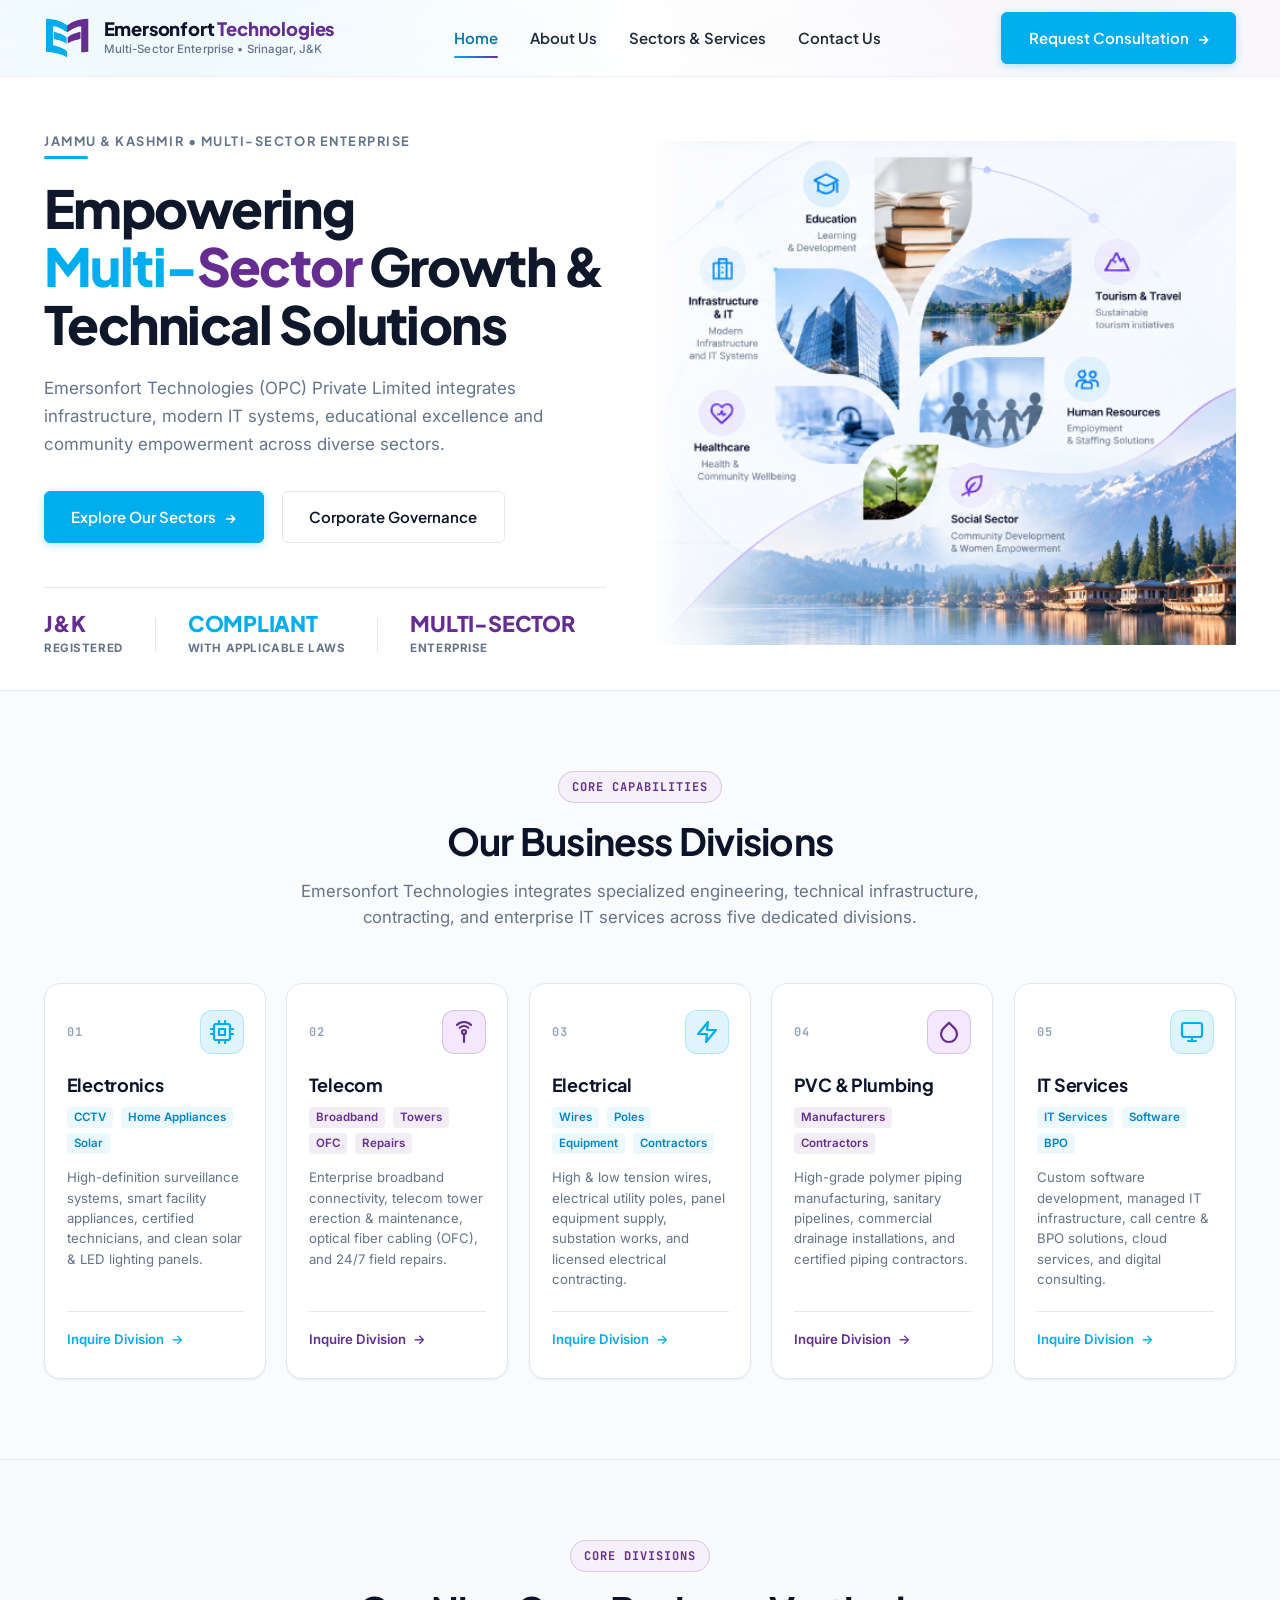
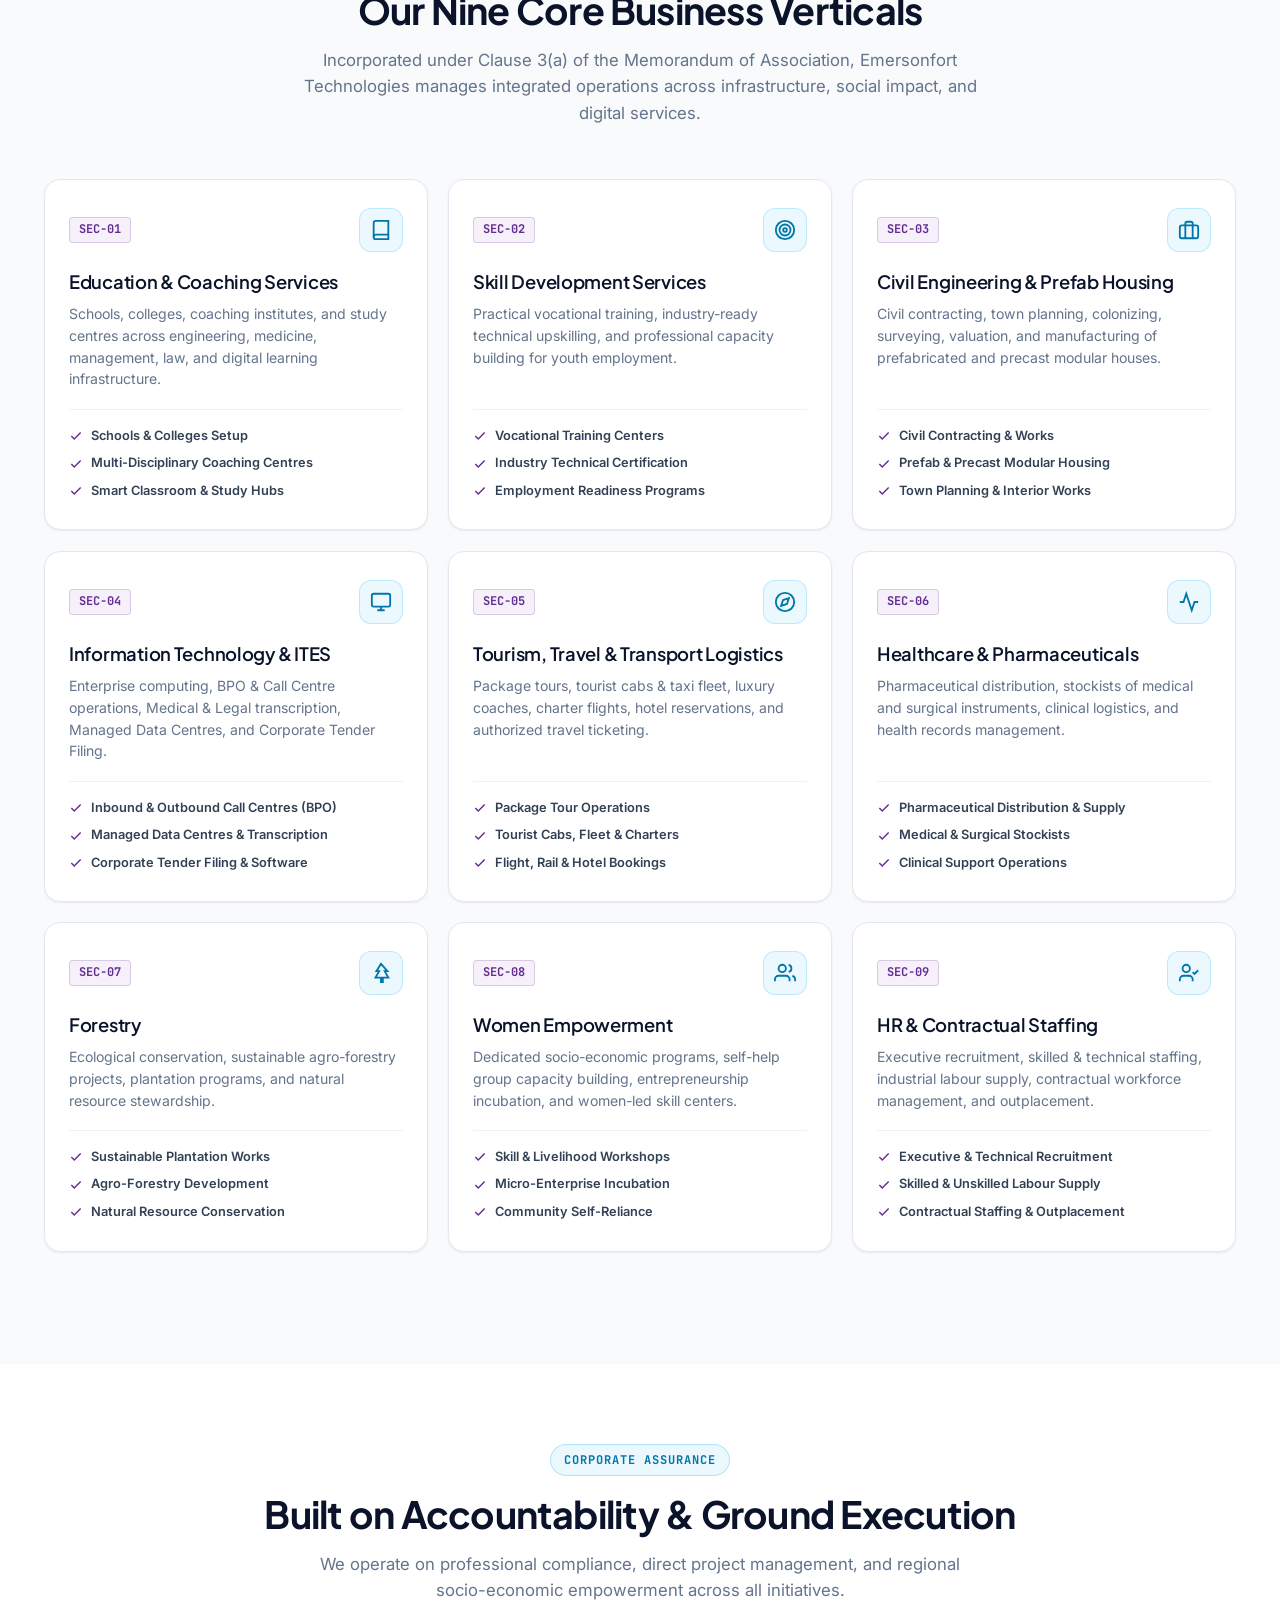
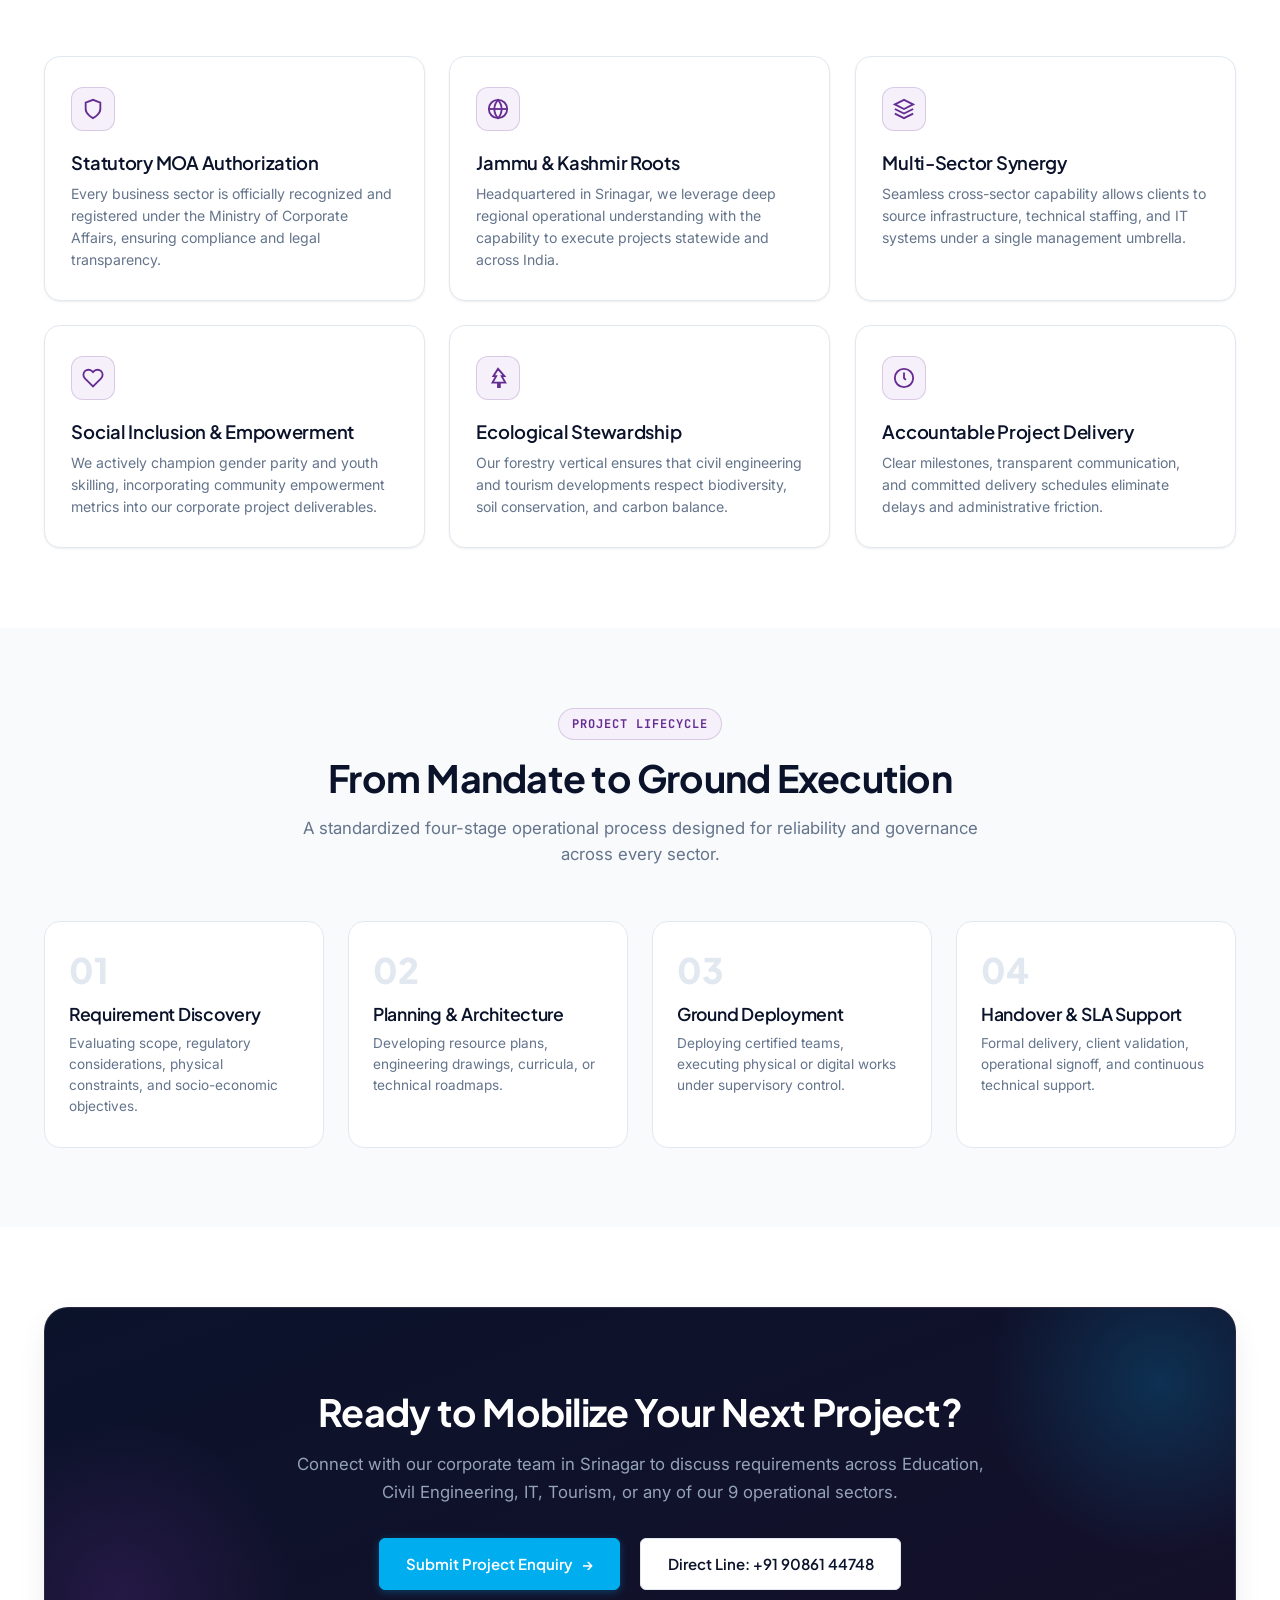
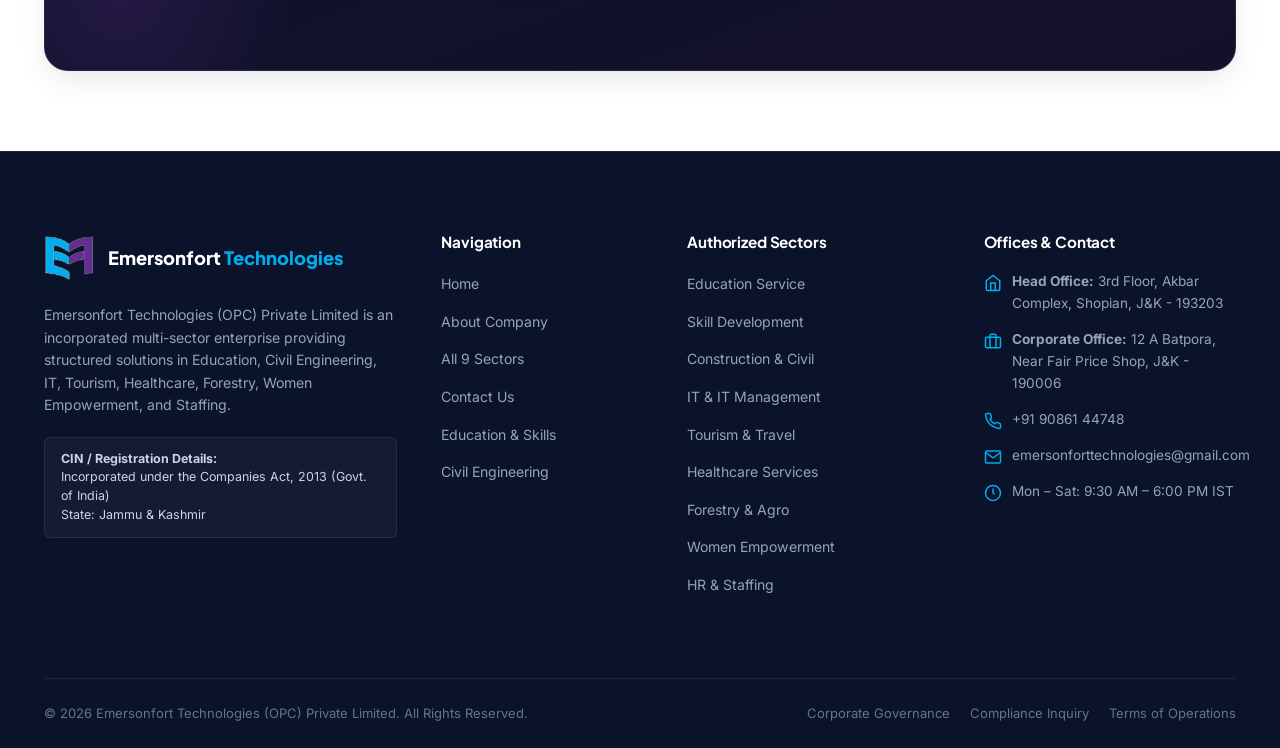
<file: index.html>
<!DOCTYPE html>
<html lang="en">
<head>
  <meta charset="UTF-8">
  <meta name="viewport" content="width=device-width, initial-scale=1.0">
  <title>Emersonfort Technologies (OPC) Pvt Ltd | Multi-Sector Technical Solutions</title>
  <meta name="description" content="Emersonfort Technologies (OPC) Private Limited delivers multi-sector solutions across Education, Skill Development, Construction, IT Management, Tourism, Healthcare, Forestry, Women Empowerment, and Staffing. Registered in Jammu & Kashmir.">
  <meta name="keywords" content="Emersonfort Technologies, Emerson Technologies, Education Services, Skill Development, Civil Engineering, IT Management, Tourism J&K, Healthcare, Forestry, Women Empowerment, Staffing Srinagar">
  <meta name="author" content="Emersonfort Technologies (OPC) Private Limited">
  
  <!-- Favicon -->
  <link rel="icon" type="image/png" href="assets/images/emerson-mark.png">
  <link rel="apple-touch-icon" href="assets/images/emerson-mark.png">

  <!-- Preconnect Fonts -->
  <link rel="preconnect" href="https://fonts.googleapis.com">
  <link rel="preconnect" href="https://fonts.gstatic.com" crossorigin>
  <link href="https://fonts.googleapis.com/css2?family=Inter:wght@400;500;600;700&family=JetBrains+Mono:wght@500;700&family=Plus+Jakarta+Sans:wght@600;700;800&display=swap" rel="stylesheet">

  <!-- Core Stylesheets -->
  <link rel="stylesheet" href="css/style.css">
  <link rel="stylesheet" href="css/responsive.css">
</head>
<body>

  <!-- Global Header & Navigation -->
  <header class="site-header" id="main-header">
    <div class="container header-inner">
      <a href="index.html" class="brand-logo" aria-label="Emersonfort Technologies Home">
        <img src="assets/images/emerson-mark.png" alt="Emersonfort Technologies Logo" class="brand-logo-img">
        <div class="brand-text">
          <span class="brand-name">Emersonfort <span>Technologies</span></span>
          <span class="brand-subtitle">Multi-Sector Enterprise • Srinagar, J&amp;K</span>
        </div>
      </a>

      <!-- Desktop Navigation -->
      <nav class="desktop-nav" aria-label="Primary Website Navigation">
        <ul class="nav-menu">
          <li><a href="index.html" class="nav-link active" aria-current="page">Home</a></li>
          <li><a href="about.html" class="nav-link">About Us</a></li>
          <li><a href="services.html" class="nav-link">Sectors &amp; Services</a></li>
          <li><a href="contact.html" class="nav-link">Contact Us</a></li>
        </ul>
      </nav>

      <div class="header-cta-wrap">
        <a href="contact.html" class="btn btn-primary btn-shimmer header-cta-btn">
          Request Consultation <span class="btn-arrow">→</span>
        </a>
        <button type="button" class="mobile-nav-toggle" id="mobile-nav-toggle" aria-label="Open mobile navigation menu" aria-expanded="false" aria-controls="mobile-nav-drawer">
          <svg width="24" height="24" viewBox="0 0 24 24" fill="none" stroke="currentColor" stroke-width="2.2" stroke-linecap="round" stroke-linejoin="round" aria-hidden="true">
            <line x1="3" y1="12" x2="21" y2="12"></line>
            <line x1="3" y1="6" x2="21" y2="6"></line>
            <line x1="3" y1="18" x2="21" y2="18"></line>
          </svg>
        </button>
      </div>
    </div>
  </header>

  <!-- Mobile Slide-Out Drawer Menu (Outside header flow) -->
  <div class="mobile-nav-drawer" id="mobile-nav-drawer" aria-hidden="true">
    <div class="drawer-backdrop" id="drawer-backdrop"></div>
    <aside class="drawer-panel" aria-label="Mobile Navigation Drawer">
      <div class="drawer-header">
        <div class="drawer-brand">
          <img src="assets/images/emerson-mark.png" alt="Emersonfort Logo" class="drawer-logo-img">
          <div>
            <span class="drawer-brand-name">Emersonfort <span>Technologies</span></span>
            <span class="drawer-brand-sub">Srinagar, J&amp;K</span>
          </div>
        </div>
        <button type="button" class="drawer-close-btn" id="drawer-close-btn" aria-label="Close navigation menu">
          <svg width="22" height="22" viewBox="0 0 24 24" fill="none" stroke="currentColor" stroke-width="2.2" stroke-linecap="round" stroke-linejoin="round" aria-hidden="true">
            <line x1="18" y1="6" x2="6" y2="18"></line>
            <line x1="6" y1="6" x2="18" y2="18"></line>
          </svg>
        </button>
      </div>

      <nav class="drawer-nav">
        <ul class="drawer-menu">
          <li><a href="index.html" class="drawer-link active" aria-current="page"><span>Home</span> <span class="drawer-arrow">›</span></a></li>
          <li><a href="about.html" class="drawer-link"><span>About Us</span> <span class="drawer-arrow">›</span></a></li>
          <li><a href="services.html" class="drawer-link"><span>Sectors &amp; Services</span> <span class="drawer-arrow">›</span></a></li>
          <li><a href="contact.html" class="drawer-link"><span>Contact Us</span> <span class="drawer-arrow">›</span></a></li>
        </ul>
      </nav>

      <div class="drawer-footer">
        <a href="contact.html" class="btn btn-primary btn-block btn-shimmer">
          Request Consultation <span class="btn-arrow">→</span>
        </a>
        <div class="drawer-contact-info">
          <a href="mailto:emersonforttechnologies@gmail.com">
            <svg width="15" height="15" viewBox="0 0 24 24" fill="none" stroke="currentColor" stroke-width="2"><path d="M4 4h16c1.1 0 2 .9 2 2v12c0 1.1-.9 2-2 2H4c-1.1 0-2-.9-2-2V6c0-1.1.9-2 2-2z"></path><polyline points="22,6 12,13 2,6"></polyline></svg>
            emersonforttechnologies@gmail.com
          </a>
          <a href="tel:+919086144748" style="color:var(--color-primary); font-weight:600; display:flex; align-items:center; gap:6px; margin-top:4px;">
            <svg width="15" height="15" viewBox="0 0 24 24" fill="none" stroke="currentColor" stroke-width="2"><path d="M22 16.92v3a2 2 0 0 1-2.18 2 19.79 19.79 0 0 1-8.63-3.07 19.5 19.5 0 0 1-6-6 19.79 19.79 0 0 1-3.07-8.67A2 2 0 0 1 4.11 2h3a2 2 0 0 1 2 1.72 12.84 12.84 0 0 0 .7 2.81 2 2 0 0 1-.45 2.11L8.09 9.91a16 16 0 0 0 6 6l1.27-1.27a2 2 0 0 1 2.11-.45 12.84 12.84 0 0 0 2.81.7A2 2 0 0 1 22 16.92z"></path></svg>
            +91 90861 44748
          </a>
          <span>Mon – Sat: 9:30 AM – 6:00 PM IST</span>
        </div>
      </div>
    </aside>
  </div>

  <main id="main-content">

    <!-- ==========================================================================
         HERO SECTION: REFERRED DESIGN (DAL LAKE & SECTORS MOSAIC)
         ========================================================================== -->
    <section class="hero-section" aria-labelledby="hero-title">
      <div class="container hero-grid">
        <!-- Left Column: Editorial Copy, Badges & Stats -->
        <div class="hero-content">
          <div class="hero-eyebrow">
            JAMMU &amp; KASHMIR &bull; MULTI-SECTOR ENTERPRISE
          </div>

          <h1 id="hero-title" class="hero-title-mockup">
            Empowering<br>
            <span class="highlight-cyan">Multi-</span><span class="highlight-purple">Sector</span> Growth &amp;<br>
            Technical Solutions
          </h1>

          <p class="hero-lead-mockup">
            Emersonfort Technologies (OPC) Private Limited integrates infrastructure, modern IT systems, educational excellence and community empowerment across diverse sectors.
          </p>

          <div class="hero-actions-mockup">
            <a href="#sectors-section" class="btn btn-primary btn-shimmer">
              Explore Our Sectors <span class="btn-arrow">&rarr;</span>
            </a>
            <a href="about.html" class="btn btn-secondary">
              Corporate Governance
            </a>
          </div>

          <div class="hero-stat-row-mockup">
            <div class="hero-stat-item-mockup">
              <strong class="color-purple">J&amp;K</strong>
              <span>REGISTERED</span>
            </div>
            <div class="hero-stat-sep-mockup" aria-hidden="true"></div>
            <div class="hero-stat-item-mockup">
              <strong class="color-cyan">COMPLIANT</strong>
              <span>WITH APPLICABLE LAWS</span>
            </div>
            <div class="hero-stat-sep-mockup" aria-hidden="true"></div>
            <div class="hero-stat-item-mockup">
              <strong class="color-purple">MULTI-SECTOR</strong>
              <span>ENTERPRISE</span>
            </div>
          </div>
        </div>

        <!-- Right Column: Petal Mosaic & Dal Lake Panoramic Visual -->
        <div class="hero-visual-mockup-wrap" aria-label="Emersonfort Sectors Fan Mosaic">
          <img src="assets/images/hero-mosaic-clean.png" alt="Emersonfort Multi-Sector Capabilities: Education, Infrastructure & IT, Tourism & Travel, Healthcare, Human Resources, Social Sector with Himalayan Dal Lake landscape" class="hero-visual-mockup-img">
        </div>
      </div>
    </section>

    <!-- ==========================================================================
         SECTION 2: OUR FIVE TECHNICAL & INFRASTRUCTURE DIVISIONS
         Dedicated Technical Infrastructure & Engineering Hub
         ========================================================================== -->
    <section class="section technical-divisions-section" id="technical-divisions-section" aria-labelledby="divisions-heading">
      <div class="container">
        <div class="section-header text-center">
          <span class="section-tag">Core Capabilities</span>
          <h2 id="divisions-heading" class="section-title">Our Business Divisions</h2>
          <p class="section-description">
            Emersonfort Technologies integrates specialized engineering, technical infrastructure, contracting, and enterprise IT services across five dedicated divisions.
          </p>
        </div>

        <div class="tech-divisions-grid">
          <!-- Division 1: Electronics -->
          <div class="tech-division-card theme-cyan reveal-on-scroll">
            <div class="tech-division-top">
              <span class="tech-division-num">01</span>
              <div class="tech-division-icon" aria-hidden="true">
                <svg width="24" height="24" viewBox="0 0 24 24" fill="none" stroke="currentColor" stroke-width="2.2" stroke-linecap="round" stroke-linejoin="round"><rect x="4" y="4" width="16" height="16" rx="2"></rect><rect x="9" y="9" width="6" height="6"></rect><line x1="9" y1="1" x2="9" y2="4"></line><line x1="15" y1="1" x2="15" y2="4"></line><line x1="9" y1="20" x2="9" y2="23"></line><line x1="15" y1="20" x2="15" y2="23"></line><line x1="20" y1="9" x2="23" y2="9"></line><line x1="20" y1="14" x2="23" y2="14"></line><line x1="1" y1="9" x2="4" y2="9"></line><line x1="1" y1="14" x2="4" y2="14"></line></svg>
              </div>
            </div>
            <h3 class="tech-division-title">Electronics</h3>
            <div class="tech-division-scope">
              <span class="scope-tag">CCTV</span>
              <span class="scope-sep">&bull;</span>
              <span class="scope-tag">Home Appliances</span>
              <span class="scope-sep">&bull;</span>
              <span class="scope-tag">Solar</span>
            </div>
            <p class="tech-division-desc">
              High-definition surveillance systems, smart facility appliances, certified technicians, and clean solar &amp; LED lighting panels.
            </p>
            <div class="tech-division-footer">
              <a href="contact.html?division=electronics" class="tech-division-link">
                <span>Inquire Division</span>
                <span class="link-arrow">&rarr;</span>
              </a>
            </div>
          </div>

          <!-- Division 2: Telecom -->
          <div class="tech-division-card theme-purple reveal-on-scroll">
            <div class="tech-division-top">
              <span class="tech-division-num">02</span>
              <div class="tech-division-icon" aria-hidden="true">
                <svg width="24" height="24" viewBox="0 0 24 24" fill="none" stroke="currentColor" stroke-width="2.2" stroke-linecap="round" stroke-linejoin="round"><path d="M4.93 4.93a10 10 0 0 1 14.14 0"></path><path d="M7.76 7.76a6 6 0 0 1 8.48 0"></path><circle cx="12" cy="12" r="2"></circle><path d="M12 14v8"></path></svg>
              </div>
            </div>
            <h3 class="tech-division-title">Telecom</h3>
            <div class="tech-division-scope">
              <span class="scope-tag">Broadband</span>
              <span class="scope-sep">&bull;</span>
              <span class="scope-tag">Towers</span>
              <span class="scope-sep">&bull;</span>
              <span class="scope-tag">OFC</span>
              <span class="scope-sep">&bull;</span>
              <span class="scope-tag">Repairs</span>
            </div>
            <p class="tech-division-desc">
              Enterprise broadband connectivity, telecom tower erection &amp; maintenance, optical fiber cabling (OFC), and 24/7 field repairs.
            </p>
            <div class="tech-division-footer">
              <a href="contact.html?division=telecom" class="tech-division-link">
                <span>Inquire Division</span>
                <span class="link-arrow">&rarr;</span>
              </a>
            </div>
          </div>

          <!-- Division 3: Electrical -->
          <div class="tech-division-card theme-cyan reveal-on-scroll">
            <div class="tech-division-top">
              <span class="tech-division-num">03</span>
              <div class="tech-division-icon" aria-hidden="true">
                <svg width="24" height="24" viewBox="0 0 24 24" fill="none" stroke="currentColor" stroke-width="2.2" stroke-linecap="round" stroke-linejoin="round"><polygon points="13 2 3 14 12 14 11 22 21 10 12 10 13 2"></polygon></svg>
              </div>
            </div>
            <h3 class="tech-division-title">Electrical</h3>
            <div class="tech-division-scope">
              <span class="scope-tag">Wires</span>
              <span class="scope-sep">&bull;</span>
              <span class="scope-tag">Poles</span>
              <span class="scope-sep">&bull;</span>
              <span class="scope-tag">Equipment</span>
              <span class="scope-sep">&bull;</span>
              <span class="scope-tag">Contractors</span>
            </div>
            <p class="tech-division-desc">
              High &amp; low tension wires, electrical utility poles, panel equipment supply, substation works, and licensed electrical contracting.
            </p>
            <div class="tech-division-footer">
              <a href="contact.html?division=electrical" class="tech-division-link">
                <span>Inquire Division</span>
                <span class="link-arrow">&rarr;</span>
              </a>
            </div>
          </div>

          <!-- Division 4: PVC & Plumbing -->
          <div class="tech-division-card theme-purple reveal-on-scroll">
            <div class="tech-division-top">
              <span class="tech-division-num">04</span>
              <div class="tech-division-icon" aria-hidden="true">
                <svg width="24" height="24" viewBox="0 0 24 24" fill="none" stroke="currentColor" stroke-width="2.2" stroke-linecap="round" stroke-linejoin="round"><path d="M12 2.69l5.66 5.66a8 8 0 1 1-11.31 0z"></path></svg>
              </div>
            </div>
            <h3 class="tech-division-title">PVC &amp; Plumbing</h3>
            <div class="tech-division-scope">
              <span class="scope-tag">Manufacturers</span>
              <span class="scope-sep">&bull;</span>
              <span class="scope-tag">Contractors</span>
            </div>
            <p class="tech-division-desc">
              High-grade polymer piping manufacturing, sanitary pipelines, commercial drainage installations, and certified piping contractors.
            </p>
            <div class="tech-division-footer">
              <a href="contact.html?division=plumbing" class="tech-division-link">
                <span>Inquire Division</span>
                <span class="link-arrow">&rarr;</span>
              </a>
            </div>
          </div>

          <!-- Division 5: IT Services -->
          <div class="tech-division-card theme-cyan reveal-on-scroll">
            <div class="tech-division-top">
              <span class="tech-division-num">05</span>
              <div class="tech-division-icon" aria-hidden="true">
                <svg width="24" height="24" viewBox="0 0 24 24" fill="none" stroke="currentColor" stroke-width="2.2" stroke-linecap="round" stroke-linejoin="round"><rect x="2" y="3" width="20" height="14" rx="2"></rect><line x1="8" y1="21" x2="16" y2="21"></line><line x1="12" y1="17" x2="12" y2="21"></line></svg>
              </div>
            </div>
            <h3 class="tech-division-title">IT Services</h3>
            <div class="tech-division-scope">
              <span class="scope-tag">IT Services</span>
              <span class="scope-sep">&bull;</span>
              <span class="scope-tag">Software</span>
              <span class="scope-sep">&bull;</span>
              <span class="scope-tag">BPO</span>
            </div>
            <p class="tech-division-desc">
              Custom software development, managed IT infrastructure, call centre &amp; BPO solutions, cloud services, and digital consulting.
            </p>
            <div class="tech-division-footer">
              <a href="contact.html?division=it" class="tech-division-link">
                <span>Inquire Division</span>
                <span class="link-arrow">&rarr;</span>
              </a>
            </div>
          </div>
        </div>
      </div>
    </section>

    <!-- ==========================================================================
         SECTION 3: OUR 9 BUSINESS SECTORS (OFFICIAL MOA PILLARS)
         ========================================================================== -->
    <section class="section section-alt sectors-hub-section" id="sectors-section" aria-labelledby="sectors-heading">
      <div class="container">
        <div class="section-header text-center">
          <span class="section-tag">Core Divisions</span>
          <h2 id="sectors-heading" class="section-title">Our Nine Core Business Verticals</h2>
          <p class="section-description">
            Incorporated under Clause 3(a) of the Memorandum of Association, Emersonfort Technologies manages integrated operations across infrastructure, social impact, and digital services.
          </p>
        </div>

        <div class="sectors-nav-grid">
          <!-- 01. Education Service -->
          <div class="sector-card-item reveal-on-scroll">
            <div class="sector-card-header">
              <span class="sector-code">SEC-01</span>
              <div class="sector-icon-box" aria-hidden="true">
                <svg width="22" height="22" viewBox="0 0 24 24" fill="none" stroke="currentColor" stroke-width="2"><path d="M4 19.5A2.5 2.5 0 0 1 6.5 17H20"></path><path d="M6.5 2H20v20H6.5A2.5 2.5 0 0 1 4 19.5v-15A2.5 2.5 0 0 1 6.5 2z"></path></svg>
              </div>
            </div>
            <h3>Education &amp; Coaching Services</h3>
            <p>Schools, colleges, coaching institutes, and study centres across engineering, medicine, management, law, and digital learning infrastructure.</p>
            <ul class="sector-key-points">
              <li class="sector-point"><svg width="14" height="14" viewBox="0 0 24 24" fill="none" stroke="currentColor" stroke-width="2.5"><polyline points="20 6 9 17 4 12"></polyline></svg> Schools &amp; Colleges Setup</li>
              <li class="sector-point"><svg width="14" height="14" viewBox="0 0 24 24" fill="none" stroke="currentColor" stroke-width="2.5"><polyline points="20 6 9 17 4 12"></polyline></svg> Multi-Disciplinary Coaching Centres</li>
              <li class="sector-point"><svg width="14" height="14" viewBox="0 0 24 24" fill="none" stroke="currentColor" stroke-width="2.5"><polyline points="20 6 9 17 4 12"></polyline></svg> Smart Classroom &amp; Study Hubs</li>
            </ul>
          </div>

          <!-- 02. Skill Development Services -->
          <div class="sector-card-item reveal-on-scroll">
            <div class="sector-card-header">
              <span class="sector-code">SEC-02</span>
              <div class="sector-icon-box" aria-hidden="true">
                <svg width="22" height="22" viewBox="0 0 24 24" fill="none" stroke="currentColor" stroke-width="2"><circle cx="12" cy="12" r="10"></circle><circle cx="12" cy="12" r="6"></circle><circle cx="12" cy="12" r="2"></circle></svg>
              </div>
            </div>
            <h3>Skill Development Services</h3>
            <p>Practical vocational training, industry-ready technical upskilling, and professional capacity building for youth employment.</p>
            <ul class="sector-key-points">
              <li class="sector-point"><svg width="14" height="14" viewBox="0 0 24 24" fill="none" stroke="currentColor" stroke-width="2.5"><polyline points="20 6 9 17 4 12"></polyline></svg> Vocational Training Centers</li>
              <li class="sector-point"><svg width="14" height="14" viewBox="0 0 24 24" fill="none" stroke="currentColor" stroke-width="2.5"><polyline points="20 6 9 17 4 12"></polyline></svg> Industry Technical Certification</li>
              <li class="sector-point"><svg width="14" height="14" viewBox="0 0 24 24" fill="none" stroke="currentColor" stroke-width="2.5"><polyline points="20 6 9 17 4 12"></polyline></svg> Employment Readiness Programs</li>
            </ul>
          </div>

          <!-- 03. Construction & Civil Engineering -->
          <div class="sector-card-item reveal-on-scroll">
            <div class="sector-card-header">
              <span class="sector-code">SEC-03</span>
              <div class="sector-icon-box" aria-hidden="true">
                <svg width="22" height="22" viewBox="0 0 24 24" fill="none" stroke="currentColor" stroke-width="2"><rect x="2" y="7" width="20" height="14" rx="2"></rect><path d="M16 21V5a2 2 0 0 0-2-2h-4a2 2 0 0 0-2 2v16"></path></svg>
              </div>
            </div>
            <h3>Civil Engineering &amp; Prefab Housing</h3>
            <p>Civil contracting, town planning, colonizing, surveying, valuation, and manufacturing of prefabricated and precast modular houses.</p>
            <ul class="sector-key-points">
              <li class="sector-point"><svg width="14" height="14" viewBox="0 0 24 24" fill="none" stroke="currentColor" stroke-width="2.5"><polyline points="20 6 9 17 4 12"></polyline></svg> Civil Contracting &amp; Works</li>
              <li class="sector-point"><svg width="14" height="14" viewBox="0 0 24 24" fill="none" stroke="currentColor" stroke-width="2.5"><polyline points="20 6 9 17 4 12"></polyline></svg> Prefab &amp; Precast Modular Housing</li>
              <li class="sector-point"><svg width="14" height="14" viewBox="0 0 24 24" fill="none" stroke="currentColor" stroke-width="2.5"><polyline points="20 6 9 17 4 12"></polyline></svg> Town Planning &amp; Interior Works</li>
            </ul>
          </div>

          <!-- 04. IT & ITES Management -->
          <div class="sector-card-item reveal-on-scroll">
            <div class="sector-card-header">
              <span class="sector-code">SEC-04</span>
              <div class="sector-icon-box" aria-hidden="true">
                <svg width="22" height="22" viewBox="0 0 24 24" fill="none" stroke="currentColor" stroke-width="2"><rect x="2" y="3" width="20" height="14" rx="2"></rect><line x1="8" y1="21" x2="16" y2="21"></line><line x1="12" y1="17" x2="12" y2="21"></line></svg>
              </div>
            </div>
            <h3>Information Technology &amp; ITES</h3>
            <p>Enterprise computing, BPO &amp; Call Centre operations, Medical &amp; Legal transcription, Managed Data Centres, and Corporate Tender Filing.</p>
            <ul class="sector-key-points">
              <li class="sector-point"><svg width="14" height="14" viewBox="0 0 24 24" fill="none" stroke="currentColor" stroke-width="2.5"><polyline points="20 6 9 17 4 12"></polyline></svg> Inbound &amp; Outbound Call Centres (BPO)</li>
              <li class="sector-point"><svg width="14" height="14" viewBox="0 0 24 24" fill="none" stroke="currentColor" stroke-width="2.5"><polyline points="20 6 9 17 4 12"></polyline></svg> Managed Data Centres &amp; Transcription</li>
              <li class="sector-point"><svg width="14" height="14" viewBox="0 0 24 24" fill="none" stroke="currentColor" stroke-width="2.5"><polyline points="20 6 9 17 4 12"></polyline></svg> Corporate Tender Filing &amp; Software</li>
            </ul>
          </div>

          <!-- 05. Tourism & Travel -->
          <div class="sector-card-item reveal-on-scroll">
            <div class="sector-card-header">
              <span class="sector-code">SEC-05</span>
              <div class="sector-icon-box" aria-hidden="true">
                <svg width="22" height="22" viewBox="0 0 24 24" fill="none" stroke="currentColor" stroke-width="2"><circle cx="12" cy="12" r="10"></circle><polygon points="16.24 7.76 14.12 14.12 7.76 16.24 9.88 9.88 16.24 7.76"></polygon></svg>
              </div>
            </div>
            <h3>Tourism, Travel &amp; Transport Logistics</h3>
            <p>Package tours, tourist cabs &amp; taxi fleet, luxury coaches, charter flights, hotel reservations, and authorized travel ticketing.</p>
            <ul class="sector-key-points">
              <li class="sector-point"><svg width="14" height="14" viewBox="0 0 24 24" fill="none" stroke="currentColor" stroke-width="2.5"><polyline points="20 6 9 17 4 12"></polyline></svg> Package Tour Operations</li>
              <li class="sector-point"><svg width="14" height="14" viewBox="0 0 24 24" fill="none" stroke="currentColor" stroke-width="2.5"><polyline points="20 6 9 17 4 12"></polyline></svg> Tourist Cabs, Fleet &amp; Charters</li>
              <li class="sector-point"><svg width="14" height="14" viewBox="0 0 24 24" fill="none" stroke="currentColor" stroke-width="2.5"><polyline points="20 6 9 17 4 12"></polyline></svg> Flight, Rail &amp; Hotel Bookings</li>
            </ul>
          </div>

          <!-- 06. Healthcare -->
          <div class="sector-card-item reveal-on-scroll">
            <div class="sector-card-header">
              <span class="sector-code">SEC-06</span>
              <div class="sector-icon-box" aria-hidden="true">
                <svg width="22" height="22" viewBox="0 0 24 24" fill="none" stroke="currentColor" stroke-width="2"><path d="M22 12h-4l-3 9L9 3l-3 9H2"></path></svg>
              </div>
            </div>
            <h3>Healthcare &amp; Pharmaceuticals</h3>
            <p>Pharmaceutical distribution, stockists of medical and surgical instruments, clinical logistics, and health records management.</p>
            <ul class="sector-key-points">
              <li class="sector-point"><svg width="14" height="14" viewBox="0 0 24 24" fill="none" stroke="currentColor" stroke-width="2.5"><polyline points="20 6 9 17 4 12"></polyline></svg> Pharmaceutical Distribution &amp; Supply</li>
              <li class="sector-point"><svg width="14" height="14" viewBox="0 0 24 24" fill="none" stroke="currentColor" stroke-width="2.5"><polyline points="20 6 9 17 4 12"></polyline></svg> Medical &amp; Surgical Stockists</li>
              <li class="sector-point"><svg width="14" height="14" viewBox="0 0 24 24" fill="none" stroke="currentColor" stroke-width="2.5"><polyline points="20 6 9 17 4 12"></polyline></svg> Clinical Support Operations</li>
            </ul>
          </div>

          <!-- 07. Forestry -->
          <div class="sector-card-item reveal-on-scroll">
            <div class="sector-card-header">
              <span class="sector-code">SEC-07</span>
              <div class="sector-icon-box" aria-hidden="true">
                <svg width="22" height="22" viewBox="0 0 24 24" fill="none" stroke="currentColor" stroke-width="2"><path d="M12 2L7 10h3l-4 7h6v5h2v-5h6l-4-7h3z"></path></svg>
              </div>
            </div>
            <h3>Forestry</h3>
            <p>Ecological conservation, sustainable agro-forestry projects, plantation programs, and natural resource stewardship.</p>
            <ul class="sector-key-points">
              <li class="sector-point"><svg width="14" height="14" viewBox="0 0 24 24" fill="none" stroke="currentColor" stroke-width="2.5"><polyline points="20 6 9 17 4 12"></polyline></svg> Sustainable Plantation Works</li>
              <li class="sector-point"><svg width="14" height="14" viewBox="0 0 24 24" fill="none" stroke="currentColor" stroke-width="2.5"><polyline points="20 6 9 17 4 12"></polyline></svg> Agro-Forestry Development</li>
              <li class="sector-point"><svg width="14" height="14" viewBox="0 0 24 24" fill="none" stroke="currentColor" stroke-width="2.5"><polyline points="20 6 9 17 4 12"></polyline></svg> Natural Resource Conservation</li>
            </ul>
          </div>

          <!-- 08. Women Empowerment -->
          <div class="sector-card-item reveal-on-scroll">
            <div class="sector-card-header">
              <span class="sector-code">SEC-08</span>
              <div class="sector-icon-box" aria-hidden="true">
                <svg width="22" height="22" viewBox="0 0 24 24" fill="none" stroke="currentColor" stroke-width="2"><path d="M17 21v-2a4 4 0 0 0-4-4H5a4 4 0 0 0-4 4v2"></path><circle cx="9" cy="7" r="4"></circle><path d="M23 21v-2a4 4 0 0 0-3-3.87"></path><path d="M16 3.13a4 4 0 0 1 0 7.75"></path></svg>
              </div>
            </div>
            <h3>Women Empowerment</h3>
            <p>Dedicated socio-economic programs, self-help group capacity building, entrepreneurship incubation, and women-led skill centers.</p>
            <ul class="sector-key-points">
              <li class="sector-point"><svg width="14" height="14" viewBox="0 0 24 24" fill="none" stroke="currentColor" stroke-width="2.5"><polyline points="20 6 9 17 4 12"></polyline></svg> Skill &amp; Livelihood Workshops</li>
              <li class="sector-point"><svg width="14" height="14" viewBox="0 0 24 24" fill="none" stroke="currentColor" stroke-width="2.5"><polyline points="20 6 9 17 4 12"></polyline></svg> Micro-Enterprise Incubation</li>
              <li class="sector-point"><svg width="14" height="14" viewBox="0 0 24 24" fill="none" stroke="currentColor" stroke-width="2.5"><polyline points="20 6 9 17 4 12"></polyline></svg> Community Self-Reliance</li>
            </ul>
          </div>

          <!-- 09. Human Resource & Staffing -->
          <div class="sector-card-item reveal-on-scroll">
            <div class="sector-card-header">
              <span class="sector-code">SEC-09</span>
              <div class="sector-icon-box" aria-hidden="true">
                <svg width="22" height="22" viewBox="0 0 24 24" fill="none" stroke="currentColor" stroke-width="2"><path d="M16 21v-2a4 4 0 0 0-4-4H6a4 4 0 0 0-4 4v2"></path><circle cx="9" cy="7" r="4"></circle><polyline points="16 11 18 13 22 9"></polyline></svg>
              </div>
            </div>
            <h3>HR &amp; Contractual Staffing</h3>
            <p>Executive recruitment, skilled &amp; technical staffing, industrial labour supply, contractual workforce management, and outplacement.</p>
            <ul class="sector-key-points">
              <li class="sector-point"><svg width="14" height="14" viewBox="0 0 24 24" fill="none" stroke="currentColor" stroke-width="2.5"><polyline points="20 6 9 17 4 12"></polyline></svg> Executive &amp; Technical Recruitment</li>
              <li class="sector-point"><svg width="14" height="14" viewBox="0 0 24 24" fill="none" stroke="currentColor" stroke-width="2.5"><polyline points="20 6 9 17 4 12"></polyline></svg> Skilled &amp; Unskilled Labour Supply</li>
              <li class="sector-point"><svg width="14" height="14" viewBox="0 0 24 24" fill="none" stroke="currentColor" stroke-width="2.5"><polyline points="20 6 9 17 4 12"></polyline></svg> Contractual Staffing &amp; Outplacement</li>
            </ul>
          </div>
        </div>
      </div>
    </section>

    <!-- ==========================================================================
         SECTION 3: WHY CHOOSE EMERSONFORT TECHNOLOGIES
         ========================================================================== -->
    <section class="section" id="values-section" aria-labelledby="values-heading">
      <div class="container">
        <div class="section-header text-center">
          <span class="section-tag section-tag-cyan">Corporate Assurance</span>
          <h2 id="values-heading" class="section-title">Built on Accountability &amp; Ground Execution</h2>
          <p class="section-description">
            We operate on professional compliance, direct project management, and regional socio-economic empowerment across all initiatives.
          </p>
        </div>

        <div class="values-grid">
          <!-- 1. Legal & Statutory Integrity -->
          <div class="value-card reveal-on-scroll">
            <div class="value-icon" aria-hidden="true">
              <svg width="22" height="22" viewBox="0 0 24 24" fill="none" stroke="currentColor" stroke-width="2"><path d="M12 22s8-4 8-10V5l-8-3-8 3v7c0 6 8 10 8 10z"></path></svg>
            </div>
            <h3>Statutory MOA Authorization</h3>
            <p>Every business sector is officially recognized and registered under the Ministry of Corporate Affairs, ensuring compliance and legal transparency.</p>
          </div>

          <!-- 2. Regional Roots & Pan-India Scale -->
          <div class="value-card reveal-on-scroll">
            <div class="value-icon" aria-hidden="true">
              <svg width="22" height="22" viewBox="0 0 24 24" fill="none" stroke="currentColor" stroke-width="2"><circle cx="12" cy="12" r="10"></circle><line x1="2" y1="12" x2="22" y2="12"></line><path d="M12 2a15.3 15.3 0 0 1 4 10 15.3 15.3 0 0 1-4 10 15.3 15.3 0 0 1-4-10 15.3 15.3 0 0 1 4-10z"></path></svg>
            </div>
            <h3>Jammu &amp; Kashmir Roots</h3>
            <p>Headquartered in Srinagar, we leverage deep regional operational understanding with the capability to execute projects statewide and across India.</p>
          </div>

          <!-- 3. Multi-Sector Synergy -->
          <div class="value-card reveal-on-scroll">
            <div class="value-icon" aria-hidden="true">
              <svg width="22" height="22" viewBox="0 0 24 24" fill="none" stroke="currentColor" stroke-width="2"><polygon points="12 2 2 7 12 12 22 7 12 2"></polygon><polyline points="2 17 12 22 22 17"></polyline><polyline points="2 12 12 17 22 12"></polyline></svg>
            </div>
            <h3>Multi-Sector Synergy</h3>
            <p>Seamless cross-sector capability allows clients to source infrastructure, technical staffing, and IT systems under a single management umbrella.</p>
          </div>

          <!-- 4. Women Empowerment & Social Impact -->
          <div class="value-card reveal-on-scroll">
            <div class="value-icon" aria-hidden="true">
              <svg width="22" height="22" viewBox="0 0 24 24" fill="none" stroke="currentColor" stroke-width="2"><path d="M20.84 4.61a5.5 5.5 0 0 0-7.78 0L12 5.67l-1.06-1.06a5.5 5.5 0 0 0-7.78 7.78l1.06 1.06L12 21.23l7.78-7.78 1.06-1.06a5.5 5.5 0 0 0 0-7.78z"></path></svg>
            </div>
            <h3>Social Inclusion &amp; Empowerment</h3>
            <p>We actively champion gender parity and youth skilling, incorporating community empowerment metrics into our corporate project deliverables.</p>
          </div>

          <!-- 5. Environmental Forestry Commitment -->
          <div class="value-card reveal-on-scroll">
            <div class="value-icon" aria-hidden="true">
              <svg width="22" height="22" viewBox="0 0 24 24" fill="none" stroke="currentColor" stroke-width="2"><path d="M12 2L7 10h3l-4 7h6v5h2v-5h6l-4-7h3z"></path></svg>
            </div>
            <h3>Ecological Stewardship</h3>
            <p>Our forestry vertical ensures that civil engineering and tourism developments respect biodiversity, soil conservation, and carbon balance.</p>
          </div>

          <!-- 6. Single-Point Accountability -->
          <div class="value-card reveal-on-scroll">
            <div class="value-icon" aria-hidden="true">
              <svg width="22" height="22" viewBox="0 0 24 24" fill="none" stroke="currentColor" stroke-width="2"><circle cx="12" cy="12" r="10"></circle><polyline points="12 6 12 12 14 14"></polyline></svg>
            </div>
            <h3>Accountable Project Delivery</h3>
            <p>Clear milestones, transparent communication, and committed delivery schedules eliminate delays and administrative friction.</p>
          </div>
        </div>
      </div>
    </section>

    <!-- ==========================================================================
         SECTION 4: 4-STEP DELIVERY WORKFLOW
         ========================================================================== -->
    <section class="section section-alt" id="workflow-section" aria-labelledby="workflow-heading">
      <div class="container">
        <div class="section-header text-center">
          <span class="section-tag">Project Lifecycle</span>
          <h2 id="workflow-heading" class="section-title">From Mandate to Ground Execution</h2>
          <p class="section-description">
            A standardized four-stage operational process designed for reliability and governance across every sector.
          </p>
        </div>

        <div class="process-grid">
          <div class="process-card reveal-on-scroll">
            <div class="process-step-num">01</div>
            <h3>Requirement Discovery</h3>
            <p>Evaluating scope, regulatory considerations, physical constraints, and socio-economic objectives.</p>
          </div>
          <div class="process-card reveal-on-scroll">
            <div class="process-step-num">02</div>
            <h3>Planning &amp; Architecture</h3>
            <p>Developing resource plans, engineering drawings, curricula, or technical roadmaps.</p>
          </div>
          <div class="process-card reveal-on-scroll">
            <div class="process-step-num">03</div>
            <h3>Ground Deployment</h3>
            <p>Deploying certified teams, executing physical or digital works under supervisory control.</p>
          </div>
          <div class="process-card reveal-on-scroll">
            <div class="process-step-num">04</div>
            <h3>Handover &amp; SLA Support</h3>
            <p>Formal delivery, client validation, operational signoff, and continuous technical support.</p>
          </div>
        </div>
      </div>
    </section>

    <!-- ==========================================================================
         SECTION 5: CTA BANNER
         ========================================================================== -->
    <section class="section" aria-label="Project Engagement Call to Action">
      <div class="container">
        <div class="cta-banner reveal-on-scroll">
          <div class="cta-banner-content">
            <h2>Ready to Mobilize Your Next Project?</h2>
            <p>
              Connect with our corporate team in Srinagar to discuss requirements across Education, Civil Engineering, IT, Tourism, or any of our 9 operational sectors.
            </p>
            <div class="cta-banner-actions">
              <a href="contact.html" class="btn btn-primary btn-shimmer">
                Submit Project Enquiry <span class="btn-arrow">→</span>
              </a>
              <a href="tel:+919086144748" class="btn btn-secondary">
                Direct Line: +91 90861 44748
              </a>
            </div>
          </div>
        </div>
      </div>
    </section>

  </main>

  <!-- ==========================================================================
       GLOBAL SITE FOOTER
       ========================================================================== -->
  <footer class="site-footer">
    <div class="container">
      <div class="footer-grid">
        <!-- Col 1: Corporate Profile -->
        <div class="footer-col">
          <div class="footer-logo-wrap">
            <img src="assets/images/emerson-mark.png" alt="Emerson Logo" class="footer-logo-img">
            <div class="footer-brand-title">
              Emersonfort <span>Technologies</span>
            </div>
          </div>
          <p class="footer-brand-desc">
            Emersonfort Technologies (OPC) Private Limited is an incorporated multi-sector enterprise providing structured solutions in Education, Civil Engineering, IT, Tourism, Healthcare, Forestry, Women Empowerment, and Staffing.
          </p>
          <div class="footer-reg-info">
            <strong>CIN / Registration Details:</strong><br>
            Incorporated under the Companies Act, 2013 (Govt. of India)<br>
            State: Jammu &amp; Kashmir
          </div>
        </div>

        <!-- Col 2: Quick Links -->
        <div class="footer-col">
          <h4>Navigation</h4>
          <ul class="footer-links">
            <li><a href="index.html">Home</a></li>
            <li><a href="about.html">About Company</a></li>
            <li><a href="services.html">All 9 Sectors</a></li>
            <li><a href="contact.html">Contact Us</a></li>
            <li><a href="services.html?sector=education">Education &amp; Skills</a></li>
            <li><a href="services.html?sector=construction">Civil Engineering</a></li>
          </ul>
        </div>

        <!-- Col 3: Sectors Directory -->
        <div class="footer-col">
          <h4>Authorized Sectors</h4>
          <ul class="footer-links">
            <li><a href="services.html?sector=education">Education Service</a></li>
            <li><a href="services.html?sector=skills">Skill Development</a></li>
            <li><a href="services.html?sector=construction">Construction &amp; Civil</a></li>
            <li><a href="services.html?sector=it">IT &amp; IT Management</a></li>
            <li><a href="services.html?sector=tourism">Tourism &amp; Travel</a></li>
            <li><a href="services.html?sector=healthcare">Healthcare Services</a></li>
            <li><a href="services.html?sector=forestry">Forestry &amp; Agro</a></li>
            <li><a href="services.html?sector=women">Women Empowerment</a></li>
            <li><a href="services.html?sector=staffing">HR &amp; Staffing</a></li>
          </ul>
        </div>

        <!-- Col 4: Offices & Contact -->
        <div class="footer-col">
          <h4>Offices &amp; Contact</h4>
          <ul class="footer-contact-list">
            <li class="footer-contact-item">
              <svg width="18" height="18" viewBox="0 0 24 24" fill="none" stroke="currentColor" stroke-width="2"><path d="M3 9l9-7 9 7v11a2 2 0 0 1-2 2H5a2 2 0 0 1-2-2z"></path><polyline points="9 22 9 12 15 12 15 22"></polyline></svg>
              <span><strong>Head Office:</strong> 3rd Floor, Akbar Complex, Shopian, J&amp;K - 193203</span>
            </li>
            <li class="footer-contact-item">
              <svg width="18" height="18" viewBox="0 0 24 24" fill="none" stroke="currentColor" stroke-width="2"><rect x="2" y="7" width="20" height="14" rx="2" ry="2"></rect><path d="M16 21V5a2 2 0 0 0-2-2h-4a2 2 0 0 0-2 2v16"></path></svg>
              <span><strong>Corporate Office:</strong> 12 A Batpora, Near Fair Price Shop, J&amp;K - 190006</span>
            </li>
            <li class="footer-contact-item">
              <svg width="18" height="18" viewBox="0 0 24 24" fill="none" stroke="currentColor" stroke-width="2"><path d="M22 16.92v3a2 2 0 0 1-2.18 2 19.79 19.79 0 0 1-8.63-3.07 19.5 19.5 0 0 1-6-6 19.79 19.79 0 0 1-3.07-8.67A2 2 0 0 1 4.11 2h3a2 2 0 0 1 2 1.72 12.84 12.84 0 0 0 .7 2.81 2 2 0 0 1-.45 2.11L8.09 9.91a16 16 0 0 0 6 6l1.27-1.27a2 2 0 0 1 2.11-.45 12.84 12.84 0 0 0 2.81.7A2 2 0 0 1 22 16.92z"></path></svg>
              <a href="tel:+919086144748">+91 90861 44748</a>
            </li>
            <li class="footer-contact-item">
              <svg width="18" height="18" viewBox="0 0 24 24" fill="none" stroke="currentColor" stroke-width="2"><path d="M4 4h16c1.1 0 2 .9 2 2v12c0 1.1-.9 2-2 2H4c-1.1 0-2-.9-2-2V6c0-1.1.9-2 2-2z"></path><polyline points="22,6 12,13 2,6"></polyline></svg>
              <a href="mailto:emersonforttechnologies@gmail.com">emersonforttechnologies@gmail.com</a>
            </li>
            <li class="footer-contact-item">
              <svg width="18" height="18" viewBox="0 0 24 24" fill="none" stroke="currentColor" stroke-width="2"><circle cx="12" cy="12" r="10"></circle><polyline points="12 6 12 12 14 14"></polyline></svg>
              <span>Mon – Sat: 9:30 AM – 6:00 PM IST</span>
            </li>
          </ul>
        </div>
      </div>

      <div class="footer-bottom">
        <p>&copy; 2026 Emersonfort Technologies (OPC) Private Limited. All Rights Reserved.</p>
        <ul class="footer-bottom-links">
          <li><a href="about.html">Corporate Governance</a></li>
          <li><a href="contact.html">Compliance Inquiry</a></li>
          <li><a href="services.html">Terms of Operations</a></li>
        </ul>
      </div>
    </div>
  </footer>

  <!-- Main JavaScript Controller -->
  <script src="js/main.js"></script>
</body>
</html>
</file>
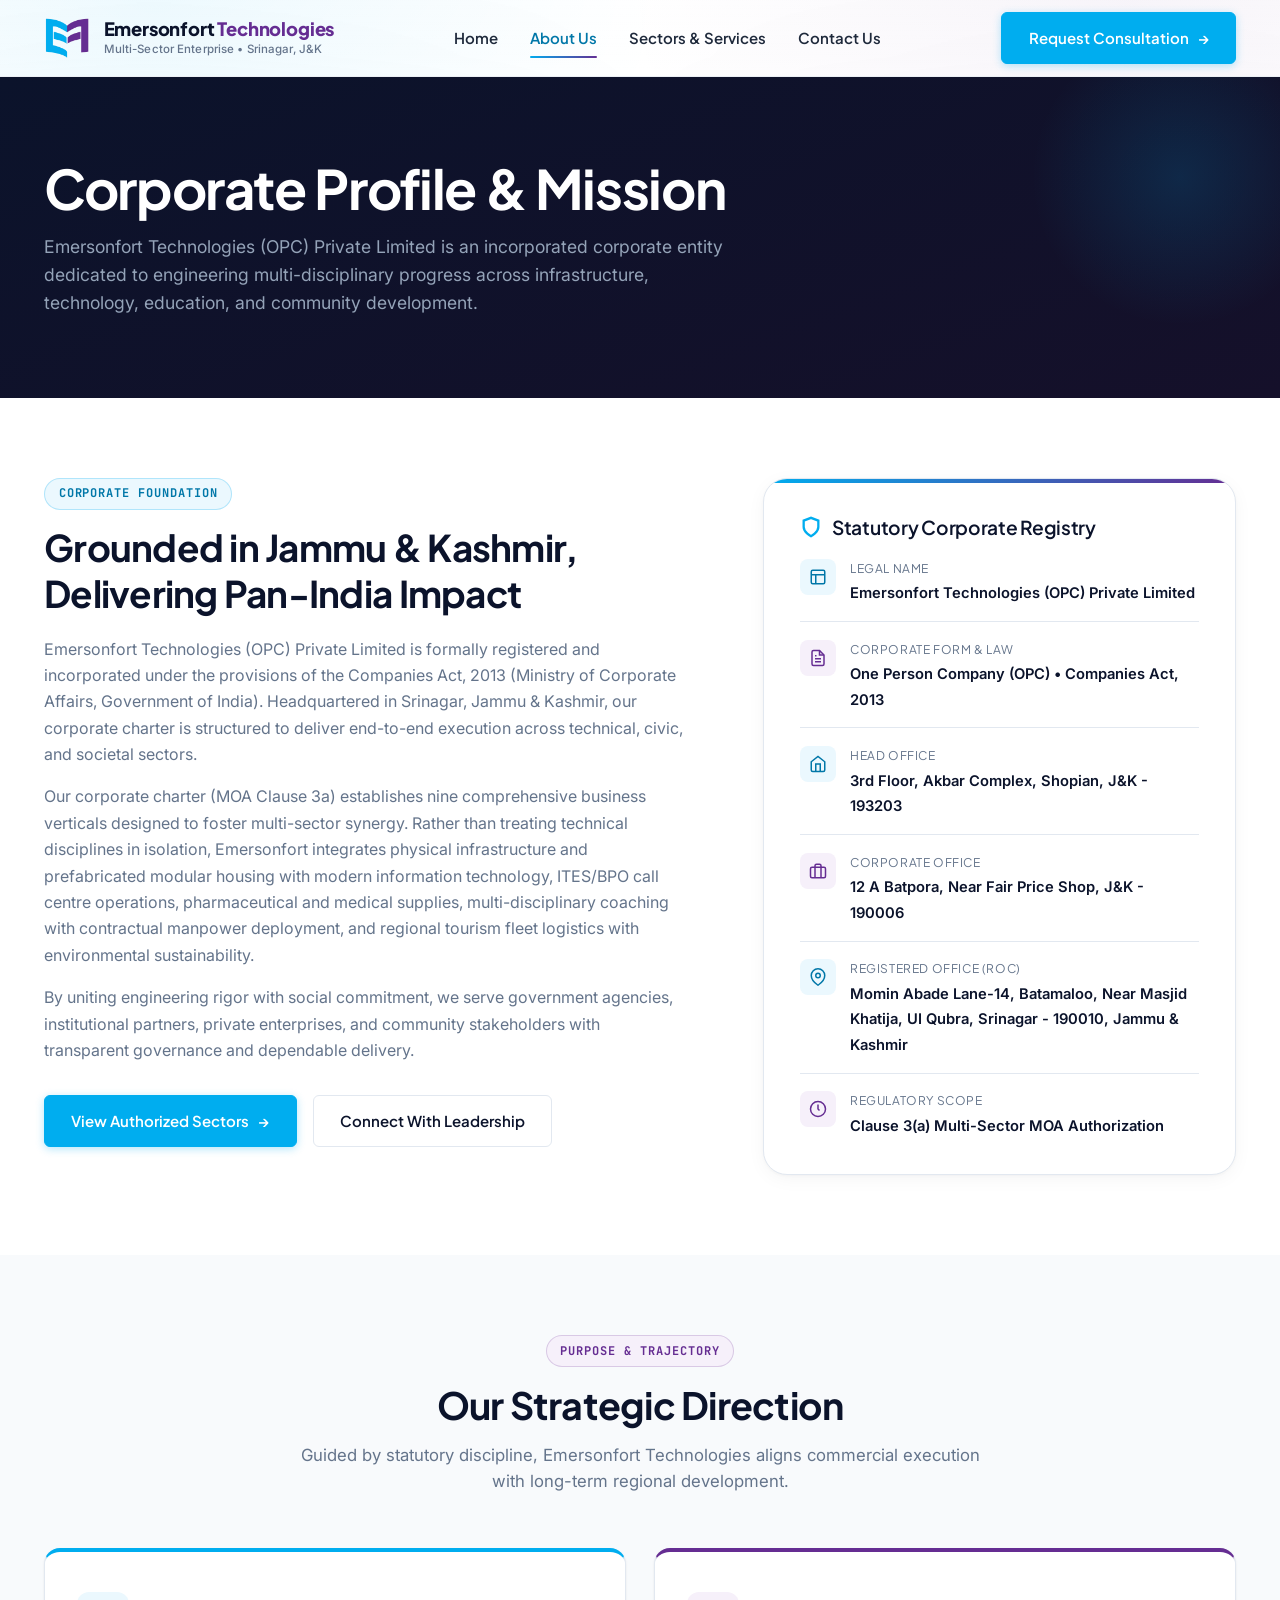
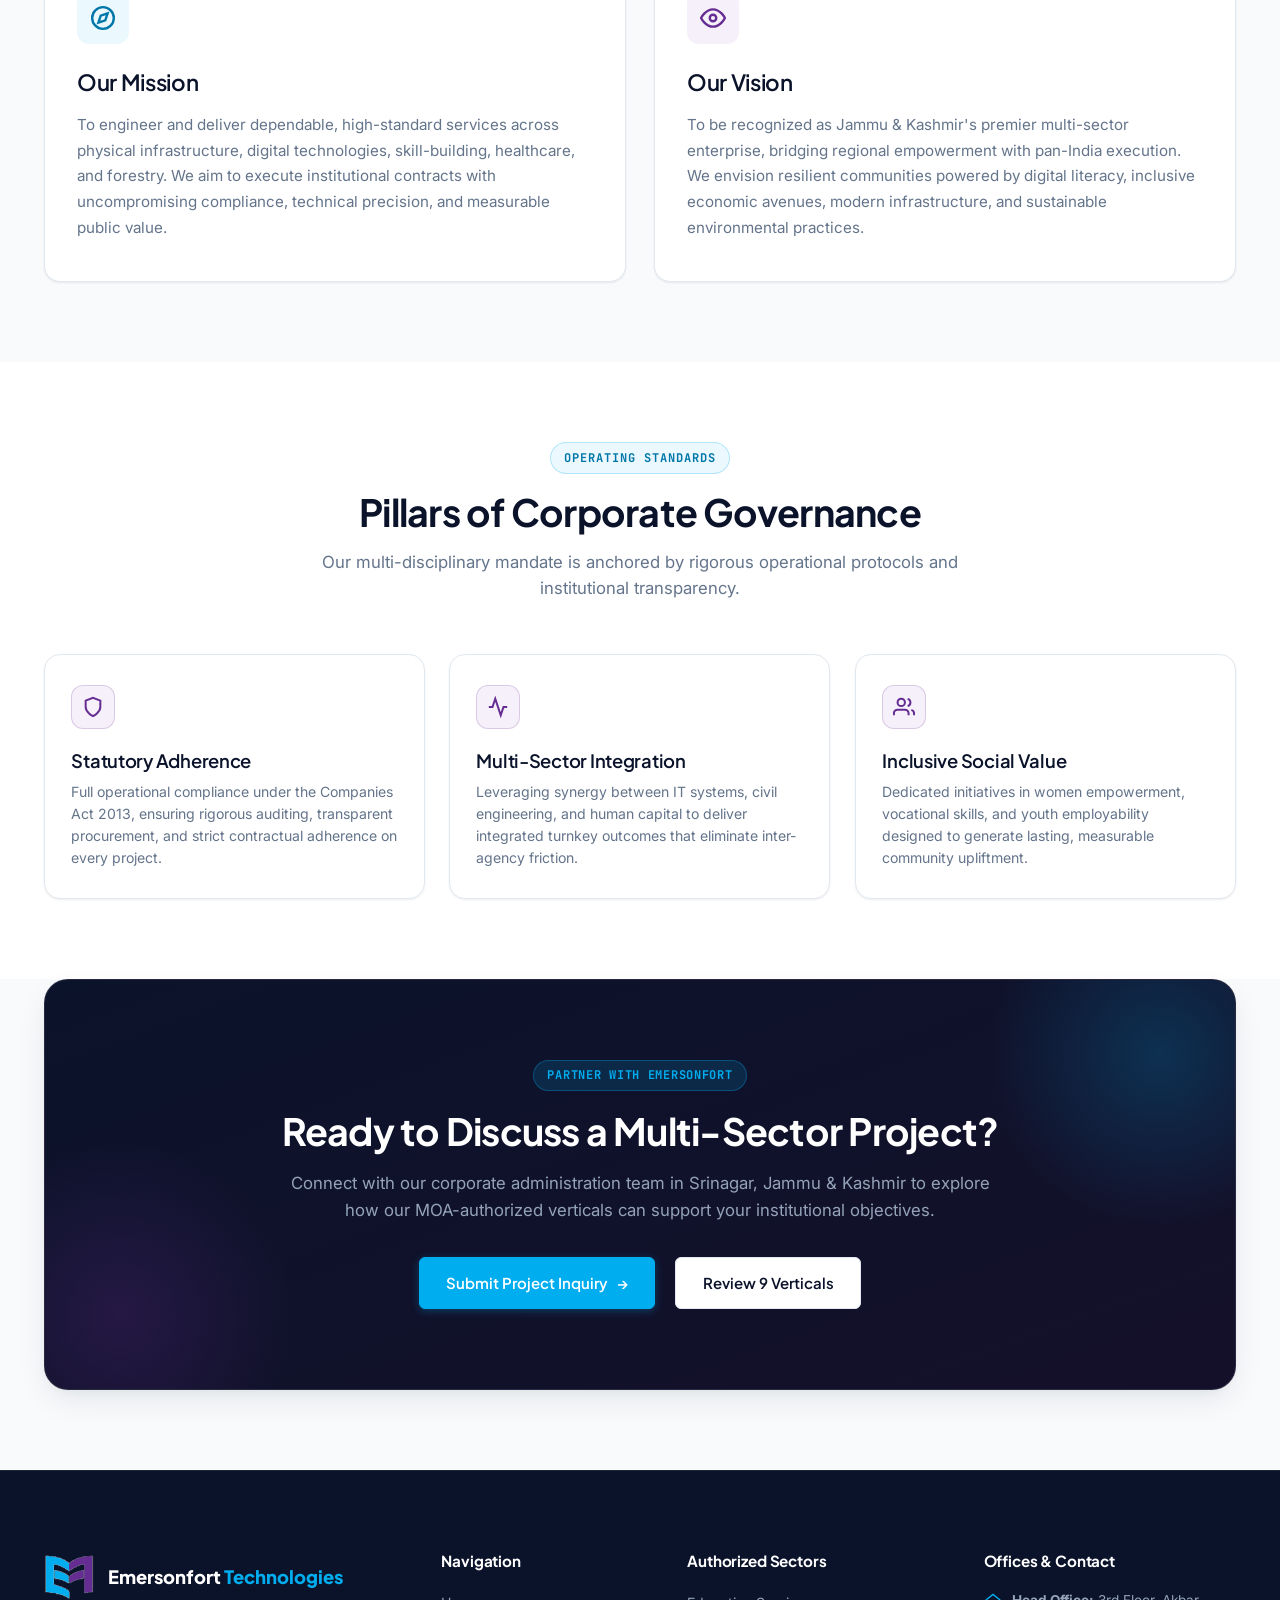
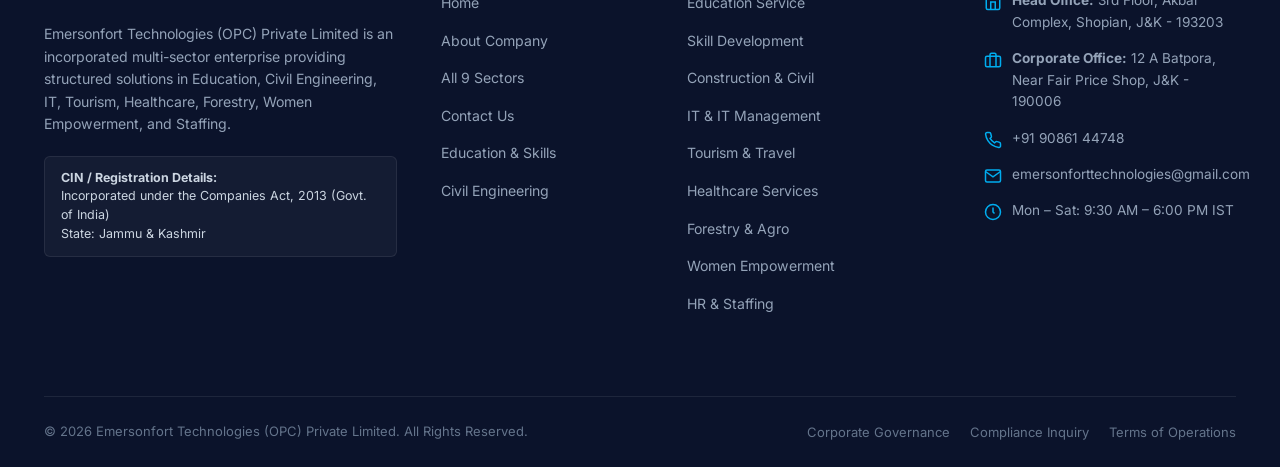
<file: about.html>
<!DOCTYPE html>
<html lang="en">
<head>
  <meta charset="UTF-8">
  <meta name="viewport" content="width=device-width, initial-scale=1.0">
  <title>About Us | Emersonfort Technologies (OPC) Private Limited</title>
  <meta name="description" content="Learn about Emersonfort Technologies (OPC) Private Limited. Incorporated in Srinagar, Jammu & Kashmir under Companies Act 2013, delivering integrated solutions across 9 statutory sectors.">
  <meta name="keywords" content="About Emersonfort Technologies, Emerson Technologies Srinagar, J&K multi-sector company, corporate profile, Companies Act 2013">
  <meta name="author" content="Emersonfort Technologies (OPC) Private Limited">
  
  <!-- Favicon -->
  <link rel="icon" type="image/png" href="assets/images/emerson-mark.png">
  <link rel="apple-touch-icon" href="assets/images/emerson-mark.png">

  <!-- Preconnect Fonts -->
  <link rel="preconnect" href="https://fonts.googleapis.com">
  <link rel="preconnect" href="https://fonts.gstatic.com" crossorigin>
  <link href="https://fonts.googleapis.com/css2?family=Inter:wght@400;500;600;700&family=JetBrains+Mono:wght@500;700&family=Plus+Jakarta+Sans:wght@600;700;800&display=swap" rel="stylesheet">

  <!-- Core Stylesheets -->
  <link rel="stylesheet" href="css/style.css">
  <link rel="stylesheet" href="css/responsive.css">
</head>
<body>

  <!-- Global Header & Navigation -->
  <header class="site-header" id="main-header">
    <div class="container header-inner">
      <a href="index.html" class="brand-logo" aria-label="Emersonfort Technologies Home">
        <img src="assets/images/emerson-mark.png" alt="Emersonfort Technologies Logo" class="brand-logo-img">
        <div class="brand-text">
          <span class="brand-name">Emersonfort <span>Technologies</span></span>
          <span class="brand-subtitle">Multi-Sector Enterprise • Srinagar, J&amp;K</span>
        </div>
      </a>

      <!-- Desktop Navigation -->
      <nav class="desktop-nav" aria-label="Primary Website Navigation">
        <ul class="nav-menu">
          <li><a href="index.html" class="nav-link">Home</a></li>
          <li><a href="about.html" class="nav-link active" aria-current="page">About Us</a></li>
          <li><a href="services.html" class="nav-link">Sectors &amp; Services</a></li>
          <li><a href="contact.html" class="nav-link">Contact Us</a></li>
        </ul>
      </nav>

      <div class="header-cta-wrap">
        <a href="contact.html" class="btn btn-primary btn-shimmer header-cta-btn">
          Request Consultation <span class="btn-arrow">→</span>
        </a>
        <button type="button" class="mobile-nav-toggle" id="mobile-nav-toggle" aria-label="Open mobile navigation menu" aria-expanded="false" aria-controls="mobile-nav-drawer">
          <svg width="24" height="24" viewBox="0 0 24 24" fill="none" stroke="currentColor" stroke-width="2.2" stroke-linecap="round" stroke-linejoin="round" aria-hidden="true">
            <line x1="3" y1="12" x2="21" y2="12"></line>
            <line x1="3" y1="6" x2="21" y2="6"></line>
            <line x1="3" y1="18" x2="21" y2="18"></line>
          </svg>
        </button>
      </div>
    </div>
  </header>

  <!-- Mobile Slide-Out Drawer Menu (Outside header flow) -->
  <div class="mobile-nav-drawer" id="mobile-nav-drawer" aria-hidden="true">
    <div class="drawer-backdrop" id="drawer-backdrop"></div>
    <aside class="drawer-panel" aria-label="Mobile Navigation Drawer">
      <div class="drawer-header">
        <div class="drawer-brand">
          <img src="assets/images/emerson-mark.png" alt="Emersonfort Logo" class="drawer-logo-img">
          <div>
            <span class="drawer-brand-name">Emersonfort <span>Technologies</span></span>
            <span class="drawer-brand-sub">Srinagar, J&amp;K</span>
          </div>
        </div>
        <button type="button" class="drawer-close-btn" id="drawer-close-btn" aria-label="Close navigation menu">
          <svg width="22" height="22" viewBox="0 0 24 24" fill="none" stroke="currentColor" stroke-width="2.2" stroke-linecap="round" stroke-linejoin="round" aria-hidden="true">
            <line x1="18" y1="6" x2="6" y2="18"></line>
            <line x1="6" y1="6" x2="18" y2="18"></line>
          </svg>
        </button>
      </div>

      <nav class="drawer-nav">
        <ul class="drawer-menu">
          <li><a href="index.html" class="drawer-link"><span>Home</span> <span class="drawer-arrow">›</span></a></li>
          <li><a href="about.html" class="drawer-link active" aria-current="page"><span>About Us</span> <span class="drawer-arrow">›</span></a></li>
          <li><a href="services.html" class="drawer-link"><span>Sectors &amp; Services</span> <span class="drawer-arrow">›</span></a></li>
          <li><a href="contact.html" class="drawer-link"><span>Contact Us</span> <span class="drawer-arrow">›</span></a></li>
        </ul>
      </nav>

      <div class="drawer-footer">
        <a href="contact.html" class="btn btn-primary btn-block btn-shimmer">
          Request Consultation <span class="btn-arrow">→</span>
        </a>
        <div class="drawer-contact-info">
          <a href="mailto:emersonforttechnologies@gmail.com">
            <svg width="15" height="15" viewBox="0 0 24 24" fill="none" stroke="currentColor" stroke-width="2"><path d="M4 4h16c1.1 0 2 .9 2 2v12c0 1.1-.9 2-2 2H4c-1.1 0-2-.9-2-2V6c0-1.1.9-2 2-2z"></path><polyline points="22,6 12,13 2,6"></polyline></svg>
            emersonforttechnologies@gmail.com
          </a>
          <a href="tel:+919086144748" style="color:var(--color-primary); font-weight:600; display:flex; align-items:center; gap:6px; margin-top:4px;">
            <svg width="15" height="15" viewBox="0 0 24 24" fill="none" stroke="currentColor" stroke-width="2"><path d="M22 16.92v3a2 2 0 0 1-2.18 2 19.79 19.79 0 0 1-8.63-3.07 19.5 19.5 0 0 1-6-6 19.79 19.79 0 0 1-3.07-8.67A2 2 0 0 1 4.11 2h3a2 2 0 0 1 2 1.72 12.84 12.84 0 0 0 .7 2.81 2 2 0 0 1-.45 2.11L8.09 9.91a16 16 0 0 0 6 6l1.27-1.27a2 2 0 0 1 2.11-.45 12.84 12.84 0 0 0 2.81.7A2 2 0 0 1 22 16.92z"></path></svg>
            +91 90861 44748
          </a>
          <span>Mon – Sat: 9:30 AM – 6:00 PM IST</span>
        </div>
      </div>
    </aside>
  </div>

  <main id="main-content">

    <!-- Inner Page Hero -->
    <section class="page-hero" aria-labelledby="about-page-title">
      <div class="container">
        <h1 id="about-page-title">Corporate Profile &amp; Mission</h1>
        <p>
          Emersonfort Technologies (OPC) Private Limited is an incorporated corporate entity dedicated to engineering multi-disciplinary progress across infrastructure, technology, education, and community development.
        </p>
      </div>
    </section>

    <!-- Corporate Overview Section -->
    <section class="section">
      <div class="container">
        <div class="about-intro-grid">
          <div class="about-text-content">
            <span class="section-tag section-tag-cyan">Corporate Foundation</span>
            <h2>Grounded in Jammu &amp; Kashmir, Delivering Pan-India Impact</h2>
            <p>
              Emersonfort Technologies (OPC) Private Limited is formally registered and incorporated under the provisions of the Companies Act, 2013 (Ministry of Corporate Affairs, Government of India). Headquartered in Srinagar, Jammu &amp; Kashmir, our corporate charter is structured to deliver end-to-end execution across technical, civic, and societal sectors.
            </p>
            <p>
              Our corporate charter (MOA Clause 3a) establishes nine comprehensive business verticals designed to foster multi-sector synergy. Rather than treating technical disciplines in isolation, Emersonfort integrates physical infrastructure and prefabricated modular housing with modern information technology, ITES/BPO call centre operations, pharmaceutical and medical supplies, multi-disciplinary coaching with contractual manpower deployment, and regional tourism fleet logistics with environmental sustainability.
            </p>
            <p>
              By uniting engineering rigor with social commitment, we serve government agencies, institutional partners, private enterprises, and community stakeholders with transparent governance and dependable delivery.
            </p>

            <div style="margin-top: 2rem; display: flex; gap: 1rem; flex-wrap: wrap;">
              <a href="services.html" class="btn btn-primary btn-shimmer">
                View Authorized Sectors <span class="btn-arrow">→</span>
              </a>
              <a href="contact.html" class="btn btn-secondary">
                Connect With Leadership
              </a>
            </div>
          </div>

          <!-- Official Credentials Box -->
          <div class="corporate-spec-box">
            <h3>
              <svg width="22" height="22" viewBox="0 0 24 24" fill="none" stroke="var(--color-primary)" stroke-width="2.5"><path d="M12 22s8-4 8-10V5l-8-3-8 3v7c0 6 8 10 8 10z"></path></svg>
              Statutory Corporate Registry
            </h3>
            <ul class="spec-list">
              <li class="spec-item">
                <div class="spec-icon">
                  <svg width="18" height="18" viewBox="0 0 24 24" fill="none" stroke="currentColor" stroke-width="2"><rect x="3" y="3" width="18" height="18" rx="2" ry="2"></rect><line x1="3" y1="9" x2="21" y2="9"></line><line x1="9" y1="21" x2="9" y2="9"></line></svg>
                </div>
                <div>
                  <span class="spec-label">Legal Name</span>
                  <span class="spec-val">Emersonfort Technologies (OPC) Private Limited</span>
                </div>
              </li>
              <li class="spec-item">
                <div class="spec-icon purple">
                  <svg width="18" height="18" viewBox="0 0 24 24" fill="none" stroke="currentColor" stroke-width="2"><path d="M14 2H6a2 2 0 0 0-2 2v16a2 2 0 0 0 2 2h12a2 2 0 0 0 2-2V8z"></path><polyline points="14 2 14 8 20 8"></polyline><line x1="16" y1="13" x2="8" y2="13"></line><line x1="16" y1="17" x2="8" y2="17"></line><polyline points="10 9 9 9 8 9"></polyline></svg>
                </div>
                <div>
                  <span class="spec-label">Corporate Form &amp; Law</span>
                  <span class="spec-val">One Person Company (OPC) • Companies Act, 2013</span>
                </div>
              </li>
              <li class="spec-item">
                <div class="spec-icon">
                  <svg width="18" height="18" viewBox="0 0 24 24" fill="none" stroke="currentColor" stroke-width="2"><path d="M3 9l9-7 9 7v11a2 2 0 0 1-2 2H5a2 2 0 0 1-2-2z"></path><polyline points="9 22 9 12 15 12 15 22"></polyline></svg>
                </div>
                <div>
                  <span class="spec-label">Head Office</span>
                  <span class="spec-val">3rd Floor, Akbar Complex, Shopian, J&amp;K - 193203</span>
                </div>
              </li>
              <li class="spec-item">
                <div class="spec-icon purple">
                  <svg width="18" height="18" viewBox="0 0 24 24" fill="none" stroke="currentColor" stroke-width="2"><rect x="2" y="7" width="20" height="14" rx="2" ry="2"></rect><path d="M16 21V5a2 2 0 0 0-2-2h-4a2 2 0 0 0-2 2v16"></path></svg>
                </div>
                <div>
                  <span class="spec-label">Corporate Office</span>
                  <span class="spec-val">12 A Batpora, Near Fair Price Shop, J&amp;K - 190006</span>
                </div>
              </li>
              <li class="spec-item">
                <div class="spec-icon">
                  <svg width="18" height="18" viewBox="0 0 24 24" fill="none" stroke="currentColor" stroke-width="2"><path d="M21 10c0 7-9 13-9 13s-9-6-9-13a9 9 0 0 1 18 0z"></path><circle cx="12" cy="10" r="3"></circle></svg>
                </div>
                <div>
                  <span class="spec-label">Registered Office (ROC)</span>
                  <span class="spec-val">Momin Abade Lane-14, Batamaloo, Near Masjid Khatija, UI Qubra, Srinagar - 190010, Jammu &amp; Kashmir</span>
                </div>
              </li>
              <li class="spec-item">
                <div class="spec-icon purple">
                  <svg width="18" height="18" viewBox="0 0 24 24" fill="none" stroke="currentColor" stroke-width="2"><circle cx="12" cy="12" r="10"></circle><polyline points="12 6 12 12 14 14"></polyline></svg>
                </div>
                <div>
                  <span class="spec-label">Regulatory Scope</span>
                  <span class="spec-val">Clause 3(a) Multi-Sector MOA Authorization</span>
                </div>
              </li>
            </ul>
          </div>
        </div>
      </div>
    </section>

    <!-- Mission & Vision Section -->
    <section class="section section-alt">
      <div class="container">
        <div class="section-header text-center">
          <span class="section-tag">Purpose &amp; Trajectory</span>
          <h2 class="section-title">Our Strategic Direction</h2>
          <p class="section-description">
            Guided by statutory discipline, Emersonfort Technologies aligns commercial execution with long-term regional development.
          </p>
        </div>

        <div class="mission-vision-grid">
          <!-- Mission Card -->
          <article class="mv-card mission">
            <div class="mv-icon">
              <svg width="26" height="26" viewBox="0 0 24 24" fill="none" stroke="currentColor" stroke-width="2.2"><circle cx="12" cy="12" r="10"></circle><polygon points="16.24 7.76 14.12 14.12 7.76 16.24 9.88 9.88 16.24 7.76"></polygon></svg>
            </div>
            <h3>Our Mission</h3>
            <p>
              To engineer and deliver dependable, high-standard services across physical infrastructure, digital technologies, skill-building, healthcare, and forestry. We aim to execute institutional contracts with uncompromising compliance, technical precision, and measurable public value.
            </p>
          </article>

          <!-- Vision Card -->
          <article class="mv-card vision">
            <div class="mv-icon">
              <svg width="26" height="26" viewBox="0 0 24 24" fill="none" stroke="currentColor" stroke-width="2.2"><path d="M1 12s4-8 11-8 11 8 11 8-4 8-11 8-11-8-11-8z"></path><circle cx="12" cy="12" r="3"></circle></svg>
            </div>
            <h3>Our Vision</h3>
            <p>
              To be recognized as Jammu &amp; Kashmir's premier multi-sector enterprise, bridging regional empowerment with pan-India execution. We envision resilient communities powered by digital literacy, inclusive economic avenues, modern infrastructure, and sustainable environmental practices.
            </p>
          </article>
        </div>
      </div>
    </section>

    <!-- Core Governance & Operating Principles -->
    <section class="section">
      <div class="container">
        <div class="section-header text-center">
          <span class="section-tag section-tag-cyan">Operating Standards</span>
          <h2 class="section-title">Pillars of Corporate Governance</h2>
          <p class="section-description">
            Our multi-disciplinary mandate is anchored by rigorous operational protocols and institutional transparency.
          </p>
        </div>

        <div class="values-grid">
          <!-- Pillar 1 -->
          <article class="value-card">
            <div class="value-icon">
              <svg width="22" height="22" viewBox="0 0 24 24" fill="none" stroke="currentColor" stroke-width="2.2"><path d="M12 22s8-4 8-10V5l-8-3-8 3v7c0 6 8 10 8 10z"></path></svg>
            </div>
            <h3>Statutory Adherence</h3>
            <p>
              Full operational compliance under the Companies Act 2013, ensuring rigorous auditing, transparent procurement, and strict contractual adherence on every project.
            </p>
          </article>

          <!-- Pillar 2 -->
          <article class="value-card">
            <div class="value-icon">
              <svg width="22" height="22" viewBox="0 0 24 24" fill="none" stroke="currentColor" stroke-width="2.2"><polyline points="22 12 18 12 15 21 9 3 6 12 2 12"></polyline></svg>
            </div>
            <h3>Multi-Sector Integration</h3>
            <p>
              Leveraging synergy between IT systems, civil engineering, and human capital to deliver integrated turnkey outcomes that eliminate inter-agency friction.
            </p>
          </article>

          <!-- Pillar 3 -->
          <article class="value-card">
            <div class="value-icon">
              <svg width="22" height="22" viewBox="0 0 24 24" fill="none" stroke="currentColor" stroke-width="2.2"><path d="M17 21v-2a4 4 0 0 0-4-4H5a4 4 0 0 0-4 4v2"></path><circle cx="9" cy="7" r="4"></circle><path d="M23 21v-2a4 4 0 0 0-3-3.87"></path><path d="M16 3.13a4 4 0 0 1 0 7.75"></path></svg>
            </div>
            <h3>Inclusive Social Value</h3>
            <p>
              Dedicated initiatives in women empowerment, vocational skills, and youth employability designed to generate lasting, measurable community upliftment.
            </p>
          </article>
        </div>
      </div>
    </section>

    <!-- Global CTA Banner -->
    <section class="section-alt" style="padding: 0 0 var(--space-2xl) 0;">
      <div class="container">
        <aside class="cta-banner" aria-labelledby="cta-heading">
          <div class="cta-content">
            <span class="cta-badge">Partner With Emersonfort</span>
            <h2 id="cta-heading" class="cta-title">Ready to Discuss a Multi-Sector Project?</h2>
            <p class="cta-lead">
              Connect with our corporate administration team in Srinagar, Jammu &amp; Kashmir to explore how our MOA-authorized verticals can support your institutional objectives.
            </p>
          </div>
          <div class="cta-actions">
            <a href="contact.html" class="btn btn-primary btn-shimmer">
              Submit Project Inquiry <span class="btn-arrow">→</span>
            </a>
            <a href="services.html" class="btn btn-secondary">
              Review 9 Verticals
            </a>
          </div>
        </aside>
      </div>
    </section>

  </main>

  <!-- Global Site Footer -->
  <footer class="site-footer">
    <div class="container">
      <div class="footer-grid">
        <!-- Col 1: Corporate Profile -->
        <div class="footer-col">
          <div class="footer-logo-wrap">
            <img src="assets/images/emerson-mark.png" alt="Emerson Logo" class="footer-logo-img">
            <div class="footer-brand-title">
              Emersonfort <span>Technologies</span>
            </div>
          </div>
          <p class="footer-brand-desc">
            Emersonfort Technologies (OPC) Private Limited is an incorporated multi-sector enterprise providing structured solutions in Education, Civil Engineering, IT, Tourism, Healthcare, Forestry, Women Empowerment, and Staffing.
          </p>
          <div class="footer-reg-info">
            <strong>CIN / Registration Details:</strong><br>
            Incorporated under the Companies Act, 2013 (Govt. of India)<br>
            State: Jammu &amp; Kashmir
          </div>
        </div>

        <!-- Col 2: Quick Links -->
        <div class="footer-col">
          <h4>Navigation</h4>
          <ul class="footer-links">
            <li><a href="index.html">Home</a></li>
            <li><a href="about.html">About Company</a></li>
            <li><a href="services.html">All 9 Sectors</a></li>
            <li><a href="contact.html">Contact Us</a></li>
            <li><a href="services.html?sector=education">Education &amp; Skills</a></li>
            <li><a href="services.html?sector=construction">Civil Engineering</a></li>
          </ul>
        </div>

        <!-- Col 3: Sectors Directory -->
        <div class="footer-col">
          <h4>Authorized Sectors</h4>
          <ul class="footer-links">
            <li><a href="services.html?sector=education">Education Service</a></li>
            <li><a href="services.html?sector=skills">Skill Development</a></li>
            <li><a href="services.html?sector=construction">Construction &amp; Civil</a></li>
            <li><a href="services.html?sector=it">IT &amp; IT Management</a></li>
            <li><a href="services.html?sector=tourism">Tourism &amp; Travel</a></li>
            <li><a href="services.html?sector=healthcare">Healthcare Services</a></li>
            <li><a href="services.html?sector=forestry">Forestry &amp; Agro</a></li>
            <li><a href="services.html?sector=women">Women Empowerment</a></li>
            <li><a href="services.html?sector=staffing">HR &amp; Staffing</a></li>
          </ul>
        </div>

        <!-- Col 4: Offices & Contact -->
        <div class="footer-col">
          <h4>Offices &amp; Contact</h4>
          <ul class="footer-contact-list">
            <li class="footer-contact-item">
              <svg width="18" height="18" viewBox="0 0 24 24" fill="none" stroke="currentColor" stroke-width="2"><path d="M3 9l9-7 9 7v11a2 2 0 0 1-2 2H5a2 2 0 0 1-2-2z"></path><polyline points="9 22 9 12 15 12 15 22"></polyline></svg>
              <span><strong>Head Office:</strong> 3rd Floor, Akbar Complex, Shopian, J&amp;K - 193203</span>
            </li>
            <li class="footer-contact-item">
              <svg width="18" height="18" viewBox="0 0 24 24" fill="none" stroke="currentColor" stroke-width="2"><rect x="2" y="7" width="20" height="14" rx="2" ry="2"></rect><path d="M16 21V5a2 2 0 0 0-2-2h-4a2 2 0 0 0-2 2v16"></path></svg>
              <span><strong>Corporate Office:</strong> 12 A Batpora, Near Fair Price Shop, J&amp;K - 190006</span>
            </li>
            <li class="footer-contact-item">
              <svg width="18" height="18" viewBox="0 0 24 24" fill="none" stroke="currentColor" stroke-width="2"><path d="M22 16.92v3a2 2 0 0 1-2.18 2 19.79 19.79 0 0 1-8.63-3.07 19.5 19.5 0 0 1-6-6 19.79 19.79 0 0 1-3.07-8.67A2 2 0 0 1 4.11 2h3a2 2 0 0 1 2 1.72 12.84 12.84 0 0 0 .7 2.81 2 2 0 0 1-.45 2.11L8.09 9.91a16 16 0 0 0 6 6l1.27-1.27a2 2 0 0 1 2.11-.45 12.84 12.84 0 0 0 2.81.7A2 2 0 0 1 22 16.92z"></path></svg>
              <a href="tel:+919086144748">+91 90861 44748</a>
            </li>
            <li class="footer-contact-item">
              <svg width="18" height="18" viewBox="0 0 24 24" fill="none" stroke="currentColor" stroke-width="2"><path d="M4 4h16c1.1 0 2 .9 2 2v12c0 1.1-.9 2-2 2H4c-1.1 0-2-.9-2-2V6c0-1.1.9-2 2-2z"></path><polyline points="22,6 12,13 2,6"></polyline></svg>
              <a href="mailto:emersonforttechnologies@gmail.com">emersonforttechnologies@gmail.com</a>
            </li>
            <li class="footer-contact-item">
              <svg width="18" height="18" viewBox="0 0 24 24" fill="none" stroke="currentColor" stroke-width="2"><circle cx="12" cy="12" r="10"></circle><polyline points="12 6 12 12 14 14"></polyline></svg>
              <span>Mon – Sat: 9:30 AM – 6:00 PM IST</span>
            </li>
          </ul>
        </div>
      </div>

      <div class="footer-bottom">
        <p>&copy; 2026 Emersonfort Technologies (OPC) Private Limited. All Rights Reserved.</p>
        <ul class="footer-bottom-links">
          <li><a href="about.html">Corporate Governance</a></li>
          <li><a href="contact.html">Compliance Inquiry</a></li>
          <li><a href="services.html">Terms of Operations</a></li>
        </ul>
      </div>
    </div>
  </footer>

  <!-- Main JavaScript Controller -->
  <script src="js/main.js"></script>
</body>
</html>
</file>
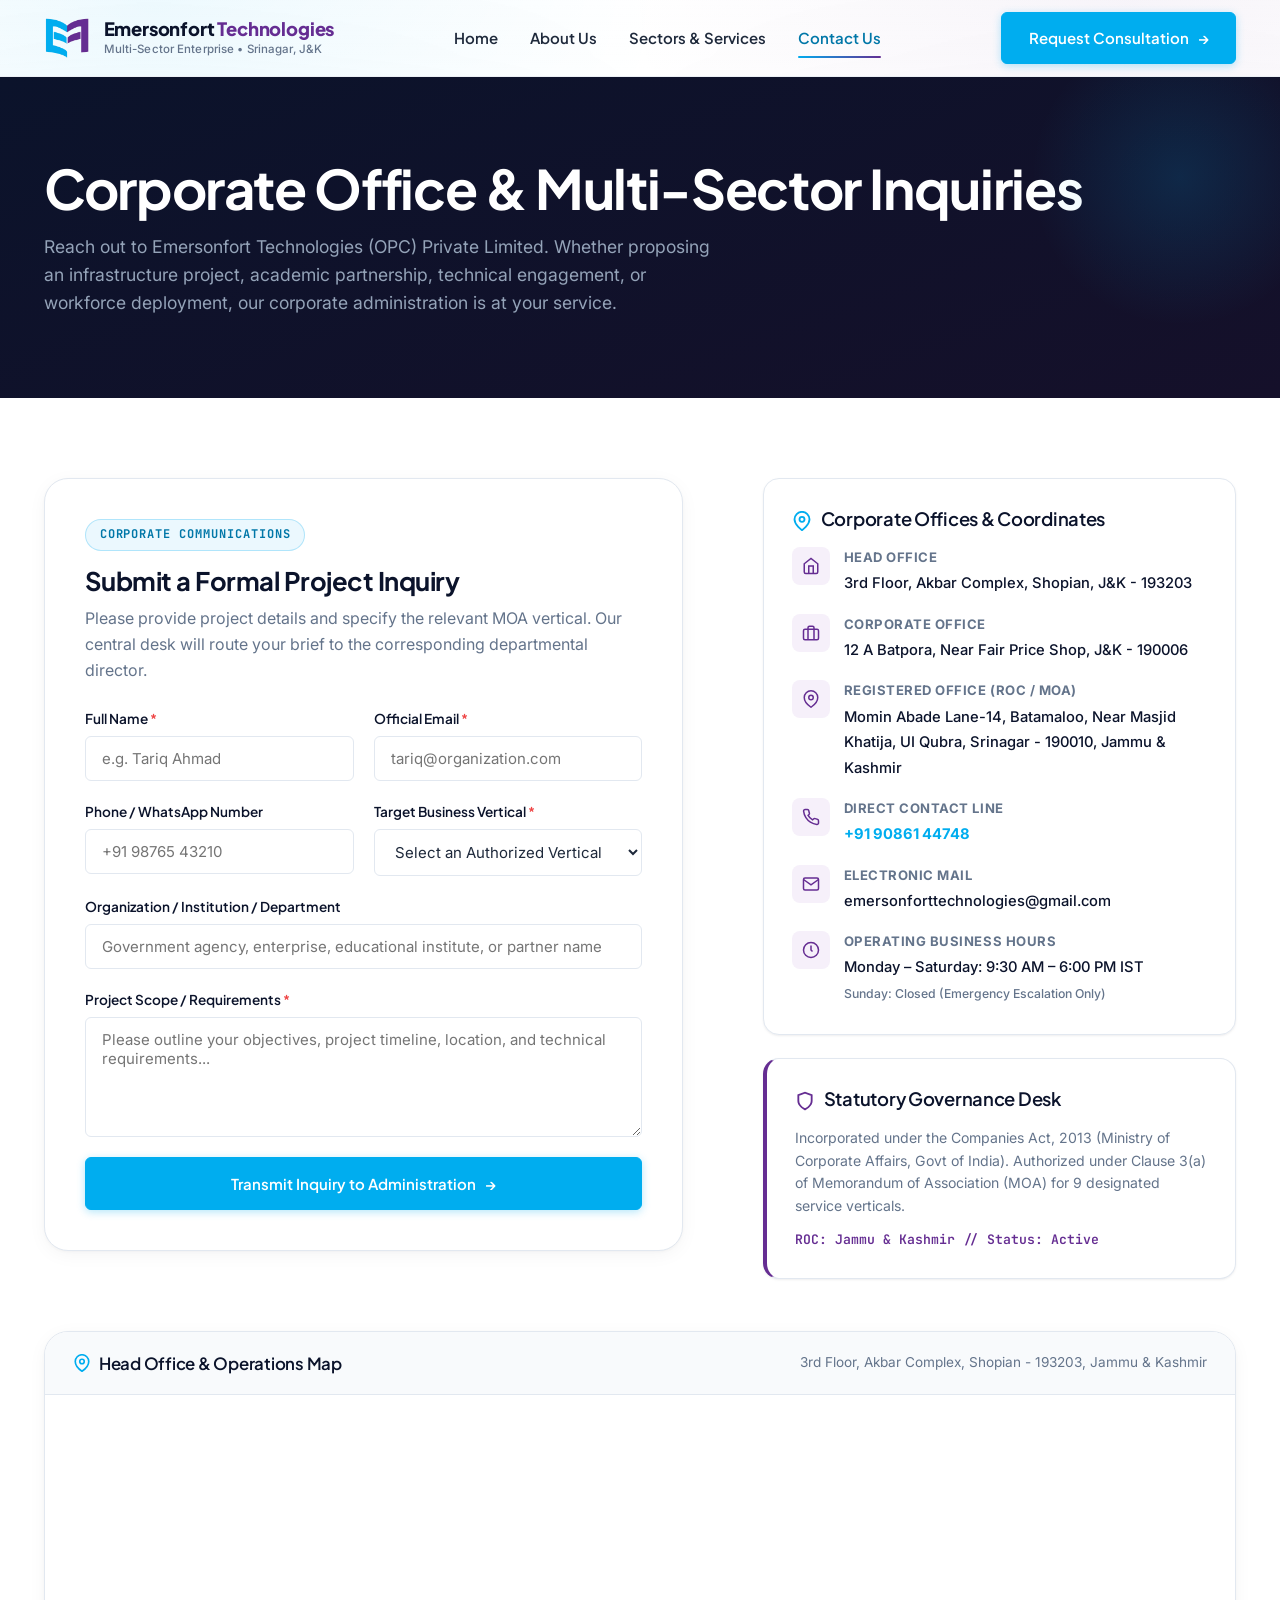
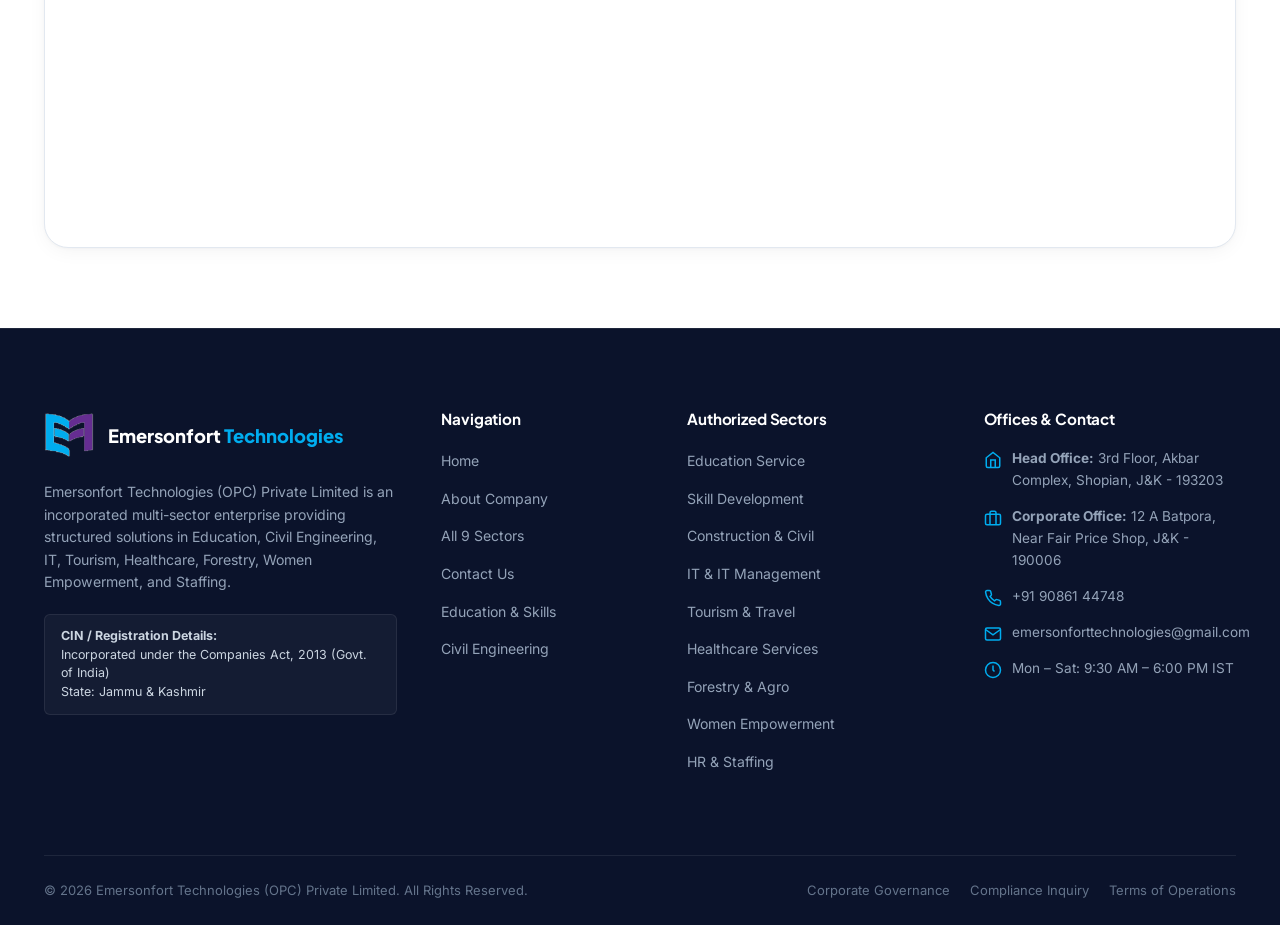
<file: contact.html>
<!DOCTYPE html>
<html lang="en">
<head>
  <meta charset="UTF-8">
  <meta name="viewport" content="width=device-width, initial-scale=1.0">
  <title>Contact Us | Emersonfort Technologies (OPC) Private Limited</title>
  <meta name="description" content="Get in touch with Emersonfort Technologies (OPC) Private Limited. Registered office in Srinagar, Jammu & Kashmir. Submit multi-sector inquiries across our 9 authorized verticals.">
  <meta name="keywords" content="Contact Emersonfort Technologies, Emerson Technologies Srinagar, Batamaloo Srinagar office, J&K corporate inquiries, MOA compliance">
  <meta name="author" content="Emersonfort Technologies (OPC) Private Limited">
  
  <!-- Favicon -->
  <link rel="icon" type="image/png" href="assets/images/emerson-mark.png">
  <link rel="apple-touch-icon" href="assets/images/emerson-mark.png">

  <!-- Preconnect Fonts -->
  <link rel="preconnect" href="https://fonts.googleapis.com">
  <link rel="preconnect" href="https://fonts.gstatic.com" crossorigin>
  <link href="https://fonts.googleapis.com/css2?family=Inter:wght@400;500;600;700&family=JetBrains+Mono:wght@500;700&family=Plus+Jakarta+Sans:wght@600;700;800&display=swap" rel="stylesheet">

  <!-- Core Stylesheets -->
  <link rel="stylesheet" href="css/style.css">
  <link rel="stylesheet" href="css/responsive.css">
</head>
<body>

  <!-- Global Header & Navigation -->
  <header class="site-header" id="main-header">
    <div class="container header-inner">
      <a href="index.html" class="brand-logo" aria-label="Emersonfort Technologies Home">
        <img src="assets/images/emerson-mark.png" alt="Emersonfort Technologies Logo" class="brand-logo-img">
        <div class="brand-text">
          <span class="brand-name">Emersonfort <span>Technologies</span></span>
          <span class="brand-subtitle">Multi-Sector Enterprise • Srinagar, J&amp;K</span>
        </div>
      </a>

      <!-- Desktop Navigation -->
      <nav class="desktop-nav" aria-label="Primary Website Navigation">
        <ul class="nav-menu">
          <li><a href="index.html" class="nav-link">Home</a></li>
          <li><a href="about.html" class="nav-link">About Us</a></li>
          <li><a href="services.html" class="nav-link">Sectors &amp; Services</a></li>
          <li><a href="contact.html" class="nav-link active" aria-current="page">Contact Us</a></li>
        </ul>
      </nav>

      <div class="header-cta-wrap">
        <a href="contact.html" class="btn btn-primary btn-shimmer header-cta-btn">
          Request Consultation <span class="btn-arrow">→</span>
        </a>
        <button type="button" class="mobile-nav-toggle" id="mobile-nav-toggle" aria-label="Open mobile navigation menu" aria-expanded="false" aria-controls="mobile-nav-drawer">
          <svg width="24" height="24" viewBox="0 0 24 24" fill="none" stroke="currentColor" stroke-width="2.2" stroke-linecap="round" stroke-linejoin="round" aria-hidden="true">
            <line x1="3" y1="12" x2="21" y2="12"></line>
            <line x1="3" y1="6" x2="21" y2="6"></line>
            <line x1="3" y1="18" x2="21" y2="18"></line>
          </svg>
        </button>
      </div>
    </div>
  </header>

  <!-- Mobile Slide-Out Drawer Menu (Outside header flow) -->
  <div class="mobile-nav-drawer" id="mobile-nav-drawer" aria-hidden="true">
    <div class="drawer-backdrop" id="drawer-backdrop"></div>
    <aside class="drawer-panel" aria-label="Mobile Navigation Drawer">
      <div class="drawer-header">
        <div class="drawer-brand">
          <img src="assets/images/emerson-mark.png" alt="Emersonfort Logo" class="drawer-logo-img">
          <div>
            <span class="drawer-brand-name">Emersonfort <span>Technologies</span></span>
            <span class="drawer-brand-sub">Srinagar, J&amp;K</span>
          </div>
        </div>
        <button type="button" class="drawer-close-btn" id="drawer-close-btn" aria-label="Close navigation menu">
          <svg width="22" height="22" viewBox="0 0 24 24" fill="none" stroke="currentColor" stroke-width="2.2" stroke-linecap="round" stroke-linejoin="round" aria-hidden="true">
            <line x1="18" y1="6" x2="6" y2="18"></line>
            <line x1="6" y1="6" x2="18" y2="18"></line>
          </svg>
        </button>
      </div>

      <nav class="drawer-nav">
        <ul class="drawer-menu">
          <li><a href="index.html" class="drawer-link"><span>Home</span> <span class="drawer-arrow">›</span></a></li>
          <li><a href="about.html" class="drawer-link"><span>About Us</span> <span class="drawer-arrow">›</span></a></li>
          <li><a href="services.html" class="drawer-link"><span>Sectors &amp; Services</span> <span class="drawer-arrow">›</span></a></li>
          <li><a href="contact.html" class="drawer-link active" aria-current="page"><span>Contact Us</span> <span class="drawer-arrow">›</span></a></li>
        </ul>
      </nav>

      <div class="drawer-footer">
        <a href="contact.html" class="btn btn-primary btn-block btn-shimmer">
          Request Consultation <span class="btn-arrow">→</span>
        </a>
        <div class="drawer-contact-info">
          <a href="mailto:emersonforttechnologies@gmail.com">
            <svg width="15" height="15" viewBox="0 0 24 24" fill="none" stroke="currentColor" stroke-width="2"><path d="M4 4h16c1.1 0 2 .9 2 2v12c0 1.1-.9 2-2 2H4c-1.1 0-2-.9-2-2V6c0-1.1.9-2 2-2z"></path><polyline points="22,6 12,13 2,6"></polyline></svg>
            emersonforttechnologies@gmail.com
          </a>
          <a href="tel:+919086144748" style="color:var(--color-primary); font-weight:600; display:flex; align-items:center; gap:6px; margin-top:4px;">
            <svg width="15" height="15" viewBox="0 0 24 24" fill="none" stroke="currentColor" stroke-width="2"><path d="M22 16.92v3a2 2 0 0 1-2.18 2 19.79 19.79 0 0 1-8.63-3.07 19.5 19.5 0 0 1-6-6 19.79 19.79 0 0 1-3.07-8.67A2 2 0 0 1 4.11 2h3a2 2 0 0 1 2 1.72 12.84 12.84 0 0 0 .7 2.81 2 2 0 0 1-.45 2.11L8.09 9.91a16 16 0 0 0 6 6l1.27-1.27a2 2 0 0 1 2.11-.45 12.84 12.84 0 0 0 2.81.7A2 2 0 0 1 22 16.92z"></path></svg>
            +91 90861 44748
          </a>
          <span>Mon – Sat: 9:30 AM – 6:00 PM IST</span>
        </div>
      </div>
    </aside>
  </div>

  <main id="main-content">

    <!-- Inner Page Hero -->
    <section class="page-hero" aria-labelledby="contact-page-title">
      <div class="container">
        <h1 id="contact-page-title">Corporate Office &amp; Multi-Sector Inquiries</h1>
        <p>
          Reach out to Emersonfort Technologies (OPC) Private Limited. Whether proposing an infrastructure project, academic partnership, technical engagement, or workforce deployment, our corporate administration is at your service.
        </p>
      </div>
    </section>

    <!-- Main Contact Form & Details Section -->
    <section class="section">
      <div class="container">
        <div class="contact-layout">

          <!-- Left Column: Inquiry Submission Form -->
          <div class="contact-form-card">
            <span class="section-tag section-tag-cyan">Corporate Communications</span>
            <h2>Submit a Formal Project Inquiry</h2>
            <p>
              Please provide project details and specify the relevant MOA vertical. Our central desk will route your brief to the corresponding departmental director.
            </p>

            <!-- Dynamic Feedback Box -->
            <div id="form-feedback-msg" class="form-feedback" role="alert" aria-live="polite"></div>

            <form id="emerson-contact-form" novalidate>
              <div class="form-grid">

                <div class="form-group">
                  <label for="form-name" class="form-label">Full Name <span class="required">*</span></label>
                  <input type="text" id="form-name" class="form-control" placeholder="e.g. Tariq Ahmad" required>
                </div>

                <div class="form-group">
                  <label for="form-email" class="form-label">Official Email <span class="required">*</span></label>
                  <input type="email" id="form-email" class="form-control" placeholder="tariq@organization.com" required>
                </div>

                <div class="form-group">
                  <label for="form-phone" class="form-label">Phone / WhatsApp Number</label>
                  <input type="tel" id="form-phone" class="form-control" placeholder="+91 98765 43210">
                </div>

                <div class="form-group">
                  <label for="form-sector" class="form-label">Target Business Vertical <span class="required">*</span></label>
                  <select id="form-sector" class="form-control" required>
                    <option value="" disabled selected>Select an Authorized Vertical</option>
                    <option value="Education & Coaching">SEC-01: Education &amp; Coaching Institutes</option>
                    <option value="Skill Development">SEC-02: Skill Development &amp; Technical Upskilling</option>
                    <option value="Construction & Prefab Housing">SEC-03: Construction, Civil &amp; Prefab Modular Housing</option>
                    <option value="IT & ITES / BPO">SEC-04: IT, ITES (Call Centre / BPO) &amp; Tender Filing</option>
                    <option value="Tourism & Transport Logistics">SEC-05: Tourism, Travel &amp; Transport Fleet Logistics</option>
                    <option value="Healthcare & Pharmaceuticals">SEC-06: Healthcare &amp; Pharmaceutical Distribution</option>
                    <option value="Forestry & Agro">SEC-07: Forestry &amp; Agro-Ecological</option>
                    <option value="Women Empowerment">SEC-08: Women Empowerment Initiatives</option>
                    <option value="HR & Contractual Staffing">SEC-09: HR, Manpower Placement &amp; Contractual Staffing</option>
                    <option value="Multi-Sector Turnkey Project">Integrated Multi-Sector Turnkey Project</option>
                    <option value="General Corporate Inquiry">General Corporate / Statutory Inquiry</option>
                  </select>
                </div>

                <div class="form-group full-width">
                  <label for="form-org" class="form-label">Organization / Institution / Department</label>
                  <input type="text" id="form-org" class="form-control" placeholder="Government agency, enterprise, educational institute, or partner name">
                </div>

                <div class="form-group full-width">
                  <label for="form-message" class="form-label">Project Scope / Requirements <span class="required">*</span></label>
                  <textarea id="form-message" class="form-control" placeholder="Please outline your objectives, project timeline, location, and technical requirements..." required></textarea>
                </div>

                <div class="form-group full-width">
                  <button type="submit" class="btn btn-primary btn-block btn-shimmer" style="padding: 1rem 2rem;">
                    Transmit Inquiry to Administration <span class="btn-arrow">→</span>
                  </button>
                </div>

              </div>
            </form>
          </div>

          <!-- Right Column: Corporate Coordinates & Routing -->
          <div class="contact-sidebar">

            <!-- Headquarters & Offices Card -->
            <div class="contact-info-block">
              <h3>
                <svg width="20" height="20" viewBox="0 0 24 24" fill="none" stroke="var(--color-primary)" stroke-width="2.2" style="display:inline-block; vertical-align:middle; margin-right:6px;"><path d="M21 10c0 7-9 13-9 13s-9-6-9-13a9 9 0 0 1 18 0z"></path><circle cx="12" cy="10" r="3"></circle></svg>
                Corporate Offices &amp; Coordinates
              </h3>
              <ul class="contact-details-list">
                <li class="contact-detail-item">
                  <div class="contact-detail-icon">
                    <svg width="18" height="18" viewBox="0 0 24 24" fill="none" stroke="currentColor" stroke-width="2"><path d="M3 9l9-7 9 7v11a2 2 0 0 1-2 2H5a2 2 0 0 1-2-2z"></path><polyline points="9 22 9 12 15 12 15 22"></polyline></svg>
                  </div>
                  <div class="contact-detail-text">
                    <strong>Head Office</strong>
                    <span>3rd Floor, Akbar Complex, Shopian, J&amp;K - 193203</span>
                  </div>
                </li>

                <li class="contact-detail-item">
                  <div class="contact-detail-icon">
                    <svg width="18" height="18" viewBox="0 0 24 24" fill="none" stroke="currentColor" stroke-width="2"><rect x="2" y="7" width="20" height="14" rx="2" ry="2"></rect><path d="M16 21V5a2 2 0 0 0-2-2h-4a2 2 0 0 0-2 2v16"></path></svg>
                  </div>
                  <div class="contact-detail-text">
                    <strong>Corporate Office</strong>
                    <span>12 A Batpora, Near Fair Price Shop, J&amp;K - 190006</span>
                  </div>
                </li>

                <li class="contact-detail-item">
                  <div class="contact-detail-icon">
                    <svg width="18" height="18" viewBox="0 0 24 24" fill="none" stroke="currentColor" stroke-width="2"><path d="M21 10c0 7-9 13-9 13s-9-6-9-13a9 9 0 0 1 18 0z"></path><circle cx="12" cy="10" r="3"></circle></svg>
                  </div>
                  <div class="contact-detail-text">
                    <strong>Registered Office (ROC / MOA)</strong>
                    <span>Momin Abade Lane-14, Batamaloo, Near Masjid Khatija, UI Qubra, Srinagar - 190010, Jammu &amp; Kashmir</span>
                  </div>
                </li>

                <li class="contact-detail-item">
                  <div class="contact-detail-icon">
                    <svg width="18" height="18" viewBox="0 0 24 24" fill="none" stroke="currentColor" stroke-width="2"><path d="M22 16.92v3a2 2 0 0 1-2.18 2 19.79 19.79 0 0 1-8.63-3.07 19.5 19.5 0 0 1-6-6 19.79 19.79 0 0 1-3.07-8.67A2 2 0 0 1 4.11 2h3a2 2 0 0 1 2 1.72 12.84 12.84 0 0 0 .7 2.81 2 2 0 0 1-.45 2.11L8.09 9.91a16 16 0 0 0 6 6l1.27-1.27a2 2 0 0 1 2.11-.45 12.84 12.84 0 0 0 2.81.7A2 2 0 0 1 22 16.92z"></path></svg>
                  </div>
                  <div class="contact-detail-text">
                    <strong>Direct Contact Line</strong>
                    <a href="tel:+919086144748" style="color:var(--color-primary); font-weight:700;">+91 90861 44748</a>
                  </div>
                </li>

                <li class="contact-detail-item">
                  <div class="contact-detail-icon">
                    <svg width="18" height="18" viewBox="0 0 24 24" fill="none" stroke="currentColor" stroke-width="2"><path d="M4 4h16c1.1 0 2 .9 2 2v12c0 1.1-.9 2-2 2H4c-1.1 0-2-.9-2-2V6c0-1.1.9-2 2-2z"></path><polyline points="22,6 12,13 2,6"></polyline></svg>
                  </div>
                  <div class="contact-detail-text">
                    <strong>Electronic Mail</strong>
                    <a href="mailto:emersonforttechnologies@gmail.com">emersonforttechnologies@gmail.com</a>
                  </div>
                </li>

                <li class="contact-detail-item">
                  <div class="contact-detail-icon">
                    <svg width="18" height="18" viewBox="0 0 24 24" fill="none" stroke="currentColor" stroke-width="2"><circle cx="12" cy="12" r="10"></circle><polyline points="12 6 12 12 14 14"></polyline></svg>
                  </div>
                  <div class="contact-detail-text">
                    <strong>Operating Business Hours</strong>
                    <span>Monday – Saturday: 9:30 AM – 6:00 PM IST<br><small style="color:#64748B;">Sunday: Closed (Emergency Escalation Only)</small></span>
                  </div>
                </li>
              </ul>
            </div>

            <!-- Statutory & Corporate Registration Card -->
            <div class="contact-info-block" style="border-left: 4px solid var(--color-secondary);">
              <h3>
                <svg width="20" height="20" viewBox="0 0 24 24" fill="none" stroke="var(--color-secondary)" stroke-width="2.2" style="display:inline-block; vertical-align:middle; margin-right:6px;"><path d="M12 22s8-4 8-10V5l-8-3-8 3v7c0 6 8 10 8 10z"></path></svg>
                Statutory Governance Desk
              </h3>
              <p style="font-size: 0.88rem; line-height: 1.6; margin-bottom: 0.75rem;">
                Incorporated under the Companies Act, 2013 (Ministry of Corporate Affairs, Govt of India). Authorized under Clause 3(a) of Memorandum of Association (MOA) for 9 designated service verticals.
              </p>
              <div style="font-size: 0.82rem; font-family: var(--font-mono); color: var(--color-secondary); font-weight: 600;">
                ROC: Jammu &amp; Kashmir // Status: Active
              </div>
            </div>

          </div>

        </div>

        <!-- Headquarters Location Map Card -->
        <div class="contact-map-card">
          <div class="contact-map-header">
            <h3>
              <svg width="18" height="18" viewBox="0 0 24 24" fill="none" stroke="var(--color-primary)" stroke-width="2.2"><path d="M21 10c0 7-9 13-9 13s-9-6-9-13a9 9 0 0 1 18 0z"></path><circle cx="12" cy="10" r="3"></circle></svg>
              Head Office &amp; Operations Map
            </h3>
            <span>3rd Floor, Akbar Complex, Shopian - 193203, Jammu &amp; Kashmir</span>
          </div>
          <div class="map-responsive">
            <iframe 
              src="https://maps.google.com/maps?q=Shopian+Jammu+and+Kashmir+193203&t=&z=14&ie=UTF8&iwloc=&output=embed" 
              title="Emersonfort Technologies Head Office Map"
              loading="lazy" 
              referrerpolicy="no-referrer-when-downgrade"
              allowfullscreen>
            </iframe>
          </div>
        </div>

      </div>
    </section>

  </main>

  <!-- Global Site Footer -->
  <footer class="site-footer">
    <div class="container">
      <div class="footer-grid">
        <!-- Col 1: Corporate Profile -->
        <div class="footer-col">
          <div class="footer-logo-wrap">
            <img src="assets/images/emerson-mark.png" alt="Emerson Logo" class="footer-logo-img">
            <div class="footer-brand-title">
              Emersonfort <span>Technologies</span>
            </div>
          </div>
          <p class="footer-brand-desc">
            Emersonfort Technologies (OPC) Private Limited is an incorporated multi-sector enterprise providing structured solutions in Education, Civil Engineering, IT, Tourism, Healthcare, Forestry, Women Empowerment, and Staffing.
          </p>
          <div class="footer-reg-info">
            <strong>CIN / Registration Details:</strong><br>
            Incorporated under the Companies Act, 2013 (Govt. of India)<br>
            State: Jammu &amp; Kashmir
          </div>
        </div>

        <!-- Col 2: Quick Links -->
        <div class="footer-col">
          <h4>Navigation</h4>
          <ul class="footer-links">
            <li><a href="index.html">Home</a></li>
            <li><a href="about.html">About Company</a></li>
            <li><a href="services.html">All 9 Sectors</a></li>
            <li><a href="contact.html">Contact Us</a></li>
            <li><a href="services.html?sector=education">Education &amp; Skills</a></li>
            <li><a href="services.html?sector=construction">Civil Engineering</a></li>
          </ul>
        </div>

        <!-- Col 3: Sectors Directory -->
        <div class="footer-col">
          <h4>Authorized Sectors</h4>
          <ul class="footer-links">
            <li><a href="services.html?sector=education">Education Service</a></li>
            <li><a href="services.html?sector=skills">Skill Development</a></li>
            <li><a href="services.html?sector=construction">Construction &amp; Civil</a></li>
            <li><a href="services.html?sector=it">IT &amp; IT Management</a></li>
            <li><a href="services.html?sector=tourism">Tourism &amp; Travel</a></li>
            <li><a href="services.html?sector=healthcare">Healthcare Services</a></li>
            <li><a href="services.html?sector=forestry">Forestry &amp; Agro</a></li>
            <li><a href="services.html?sector=women">Women Empowerment</a></li>
            <li><a href="services.html?sector=staffing">HR &amp; Staffing</a></li>
          </ul>
        </div>

        <!-- Col 4: Offices & Contact -->
        <div class="footer-col">
          <h4>Offices &amp; Contact</h4>
          <ul class="footer-contact-list">
            <li class="footer-contact-item">
              <svg width="18" height="18" viewBox="0 0 24 24" fill="none" stroke="currentColor" stroke-width="2"><path d="M3 9l9-7 9 7v11a2 2 0 0 1-2 2H5a2 2 0 0 1-2-2z"></path><polyline points="9 22 9 12 15 12 15 22"></polyline></svg>
              <span><strong>Head Office:</strong> 3rd Floor, Akbar Complex, Shopian, J&amp;K - 193203</span>
            </li>
            <li class="footer-contact-item">
              <svg width="18" height="18" viewBox="0 0 24 24" fill="none" stroke="currentColor" stroke-width="2"><rect x="2" y="7" width="20" height="14" rx="2" ry="2"></rect><path d="M16 21V5a2 2 0 0 0-2-2h-4a2 2 0 0 0-2 2v16"></path></svg>
              <span><strong>Corporate Office:</strong> 12 A Batpora, Near Fair Price Shop, J&amp;K - 190006</span>
            </li>
            <li class="footer-contact-item">
              <svg width="18" height="18" viewBox="0 0 24 24" fill="none" stroke="currentColor" stroke-width="2"><path d="M22 16.92v3a2 2 0 0 1-2.18 2 19.79 19.79 0 0 1-8.63-3.07 19.5 19.5 0 0 1-6-6 19.79 19.79 0 0 1-3.07-8.67A2 2 0 0 1 4.11 2h3a2 2 0 0 1 2 1.72 12.84 12.84 0 0 0 .7 2.81 2 2 0 0 1-.45 2.11L8.09 9.91a16 16 0 0 0 6 6l1.27-1.27a2 2 0 0 1 2.11-.45 12.84 12.84 0 0 0 2.81.7A2 2 0 0 1 22 16.92z"></path></svg>
              <a href="tel:+919086144748">+91 90861 44748</a>
            </li>
            <li class="footer-contact-item">
              <svg width="18" height="18" viewBox="0 0 24 24" fill="none" stroke="currentColor" stroke-width="2"><path d="M4 4h16c1.1 0 2 .9 2 2v12c0 1.1-.9 2-2 2H4c-1.1 0-2-.9-2-2V6c0-1.1.9-2 2-2z"></path><polyline points="22,6 12,13 2,6"></polyline></svg>
              <a href="mailto:emersonforttechnologies@gmail.com">emersonforttechnologies@gmail.com</a>
            </li>
            <li class="footer-contact-item">
              <svg width="18" height="18" viewBox="0 0 24 24" fill="none" stroke="currentColor" stroke-width="2"><circle cx="12" cy="12" r="10"></circle><polyline points="12 6 12 12 14 14"></polyline></svg>
              <span>Mon – Sat: 9:30 AM – 6:00 PM IST</span>
            </li>
          </ul>
        </div>
      </div>

      <div class="footer-bottom">
        <p>&copy; 2026 Emersonfort Technologies (OPC) Private Limited. All Rights Reserved.</p>
        <ul class="footer-bottom-links">
          <li><a href="about.html">Corporate Governance</a></li>
          <li><a href="contact.html">Compliance Inquiry</a></li>
          <li><a href="services.html">Terms of Operations</a></li>
        </ul>
      </div>
    </div>
  </footer>

  <!-- Main JavaScript Controller -->
  <script src="js/main.js"></script>
</body>
</html>
</file>
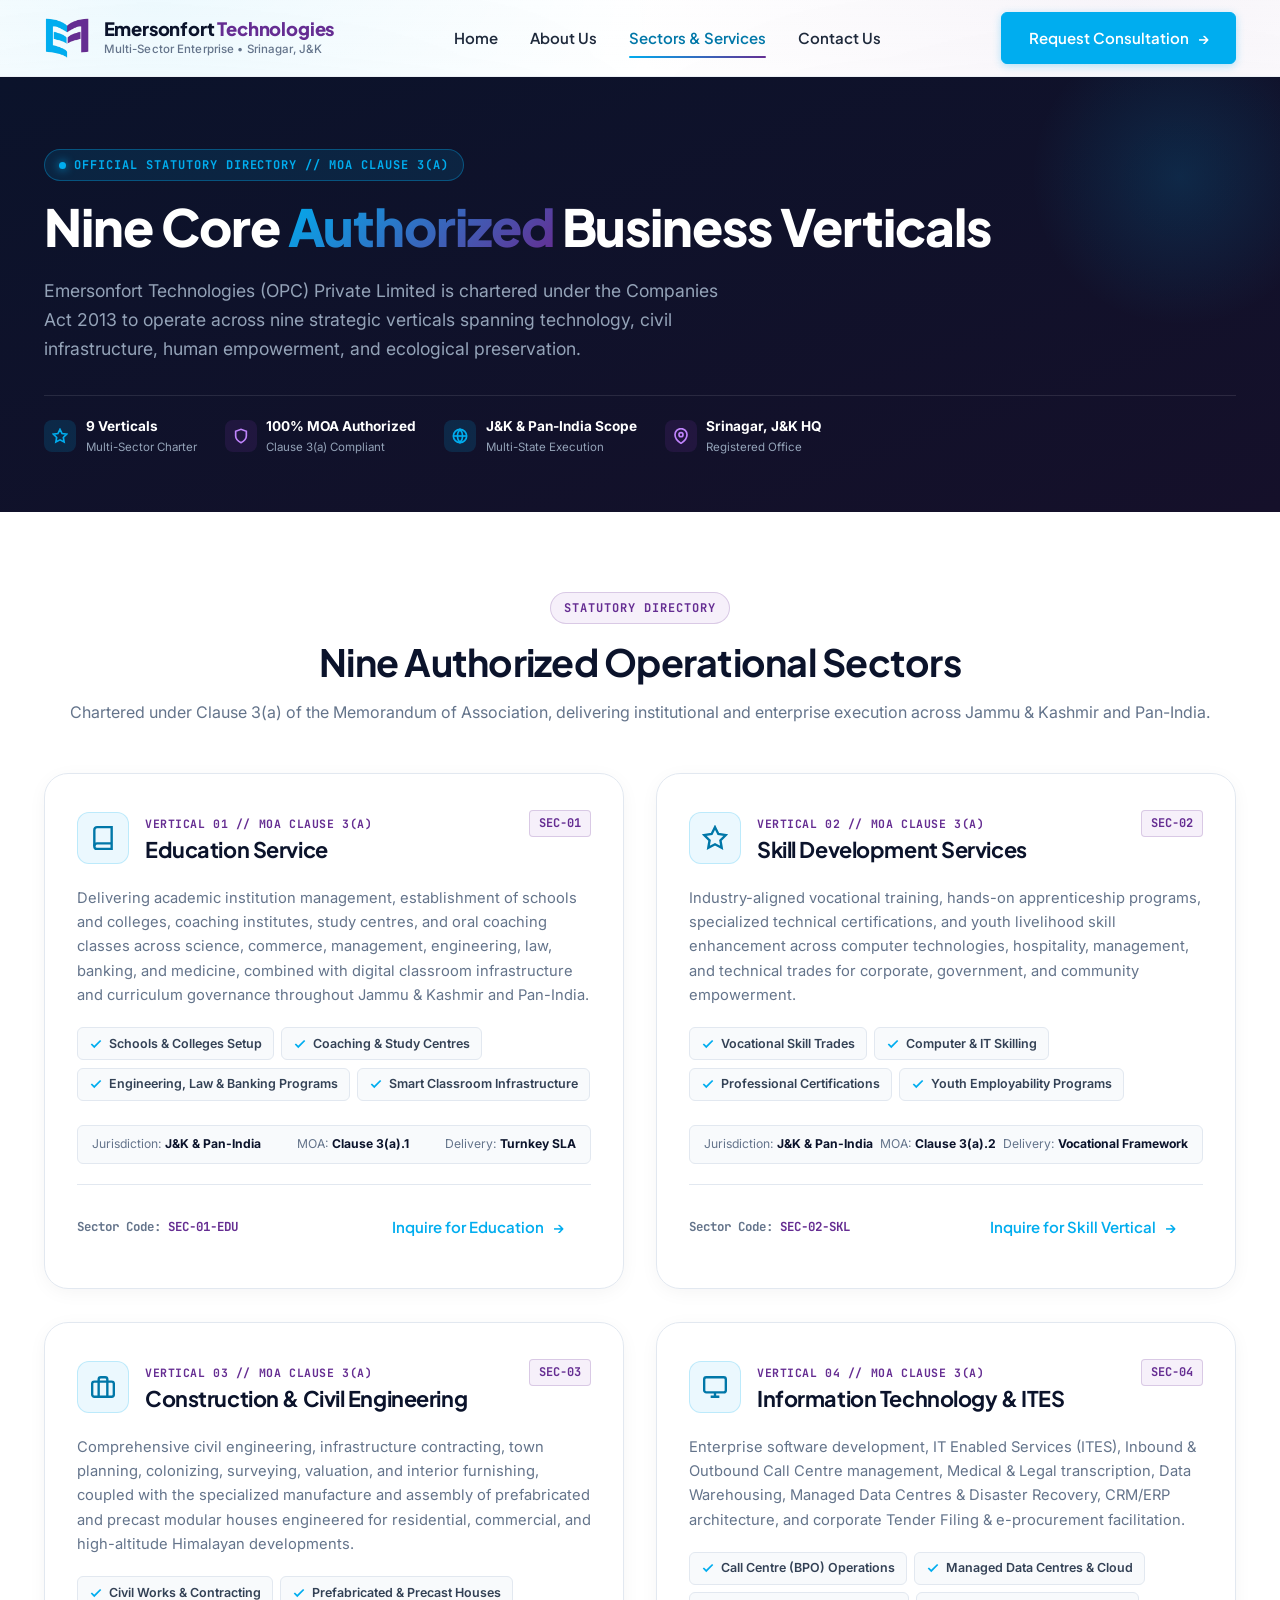
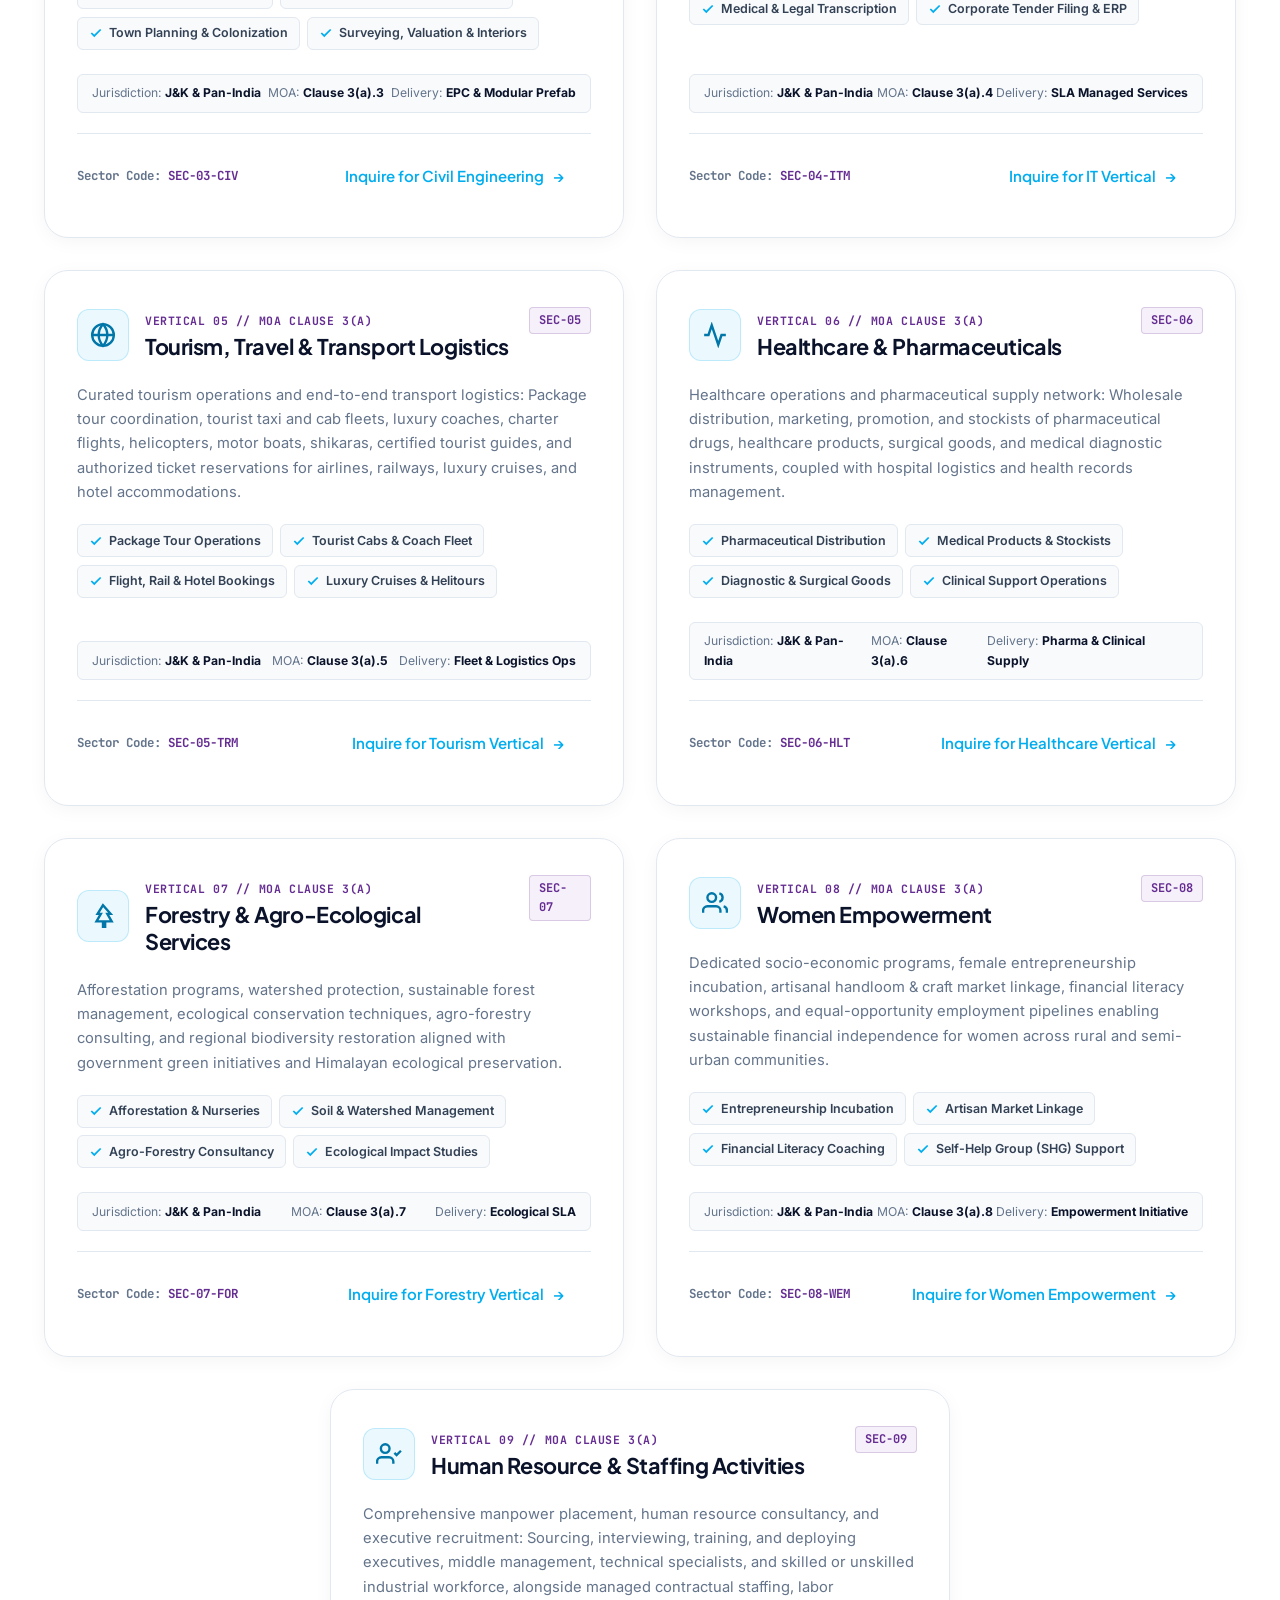
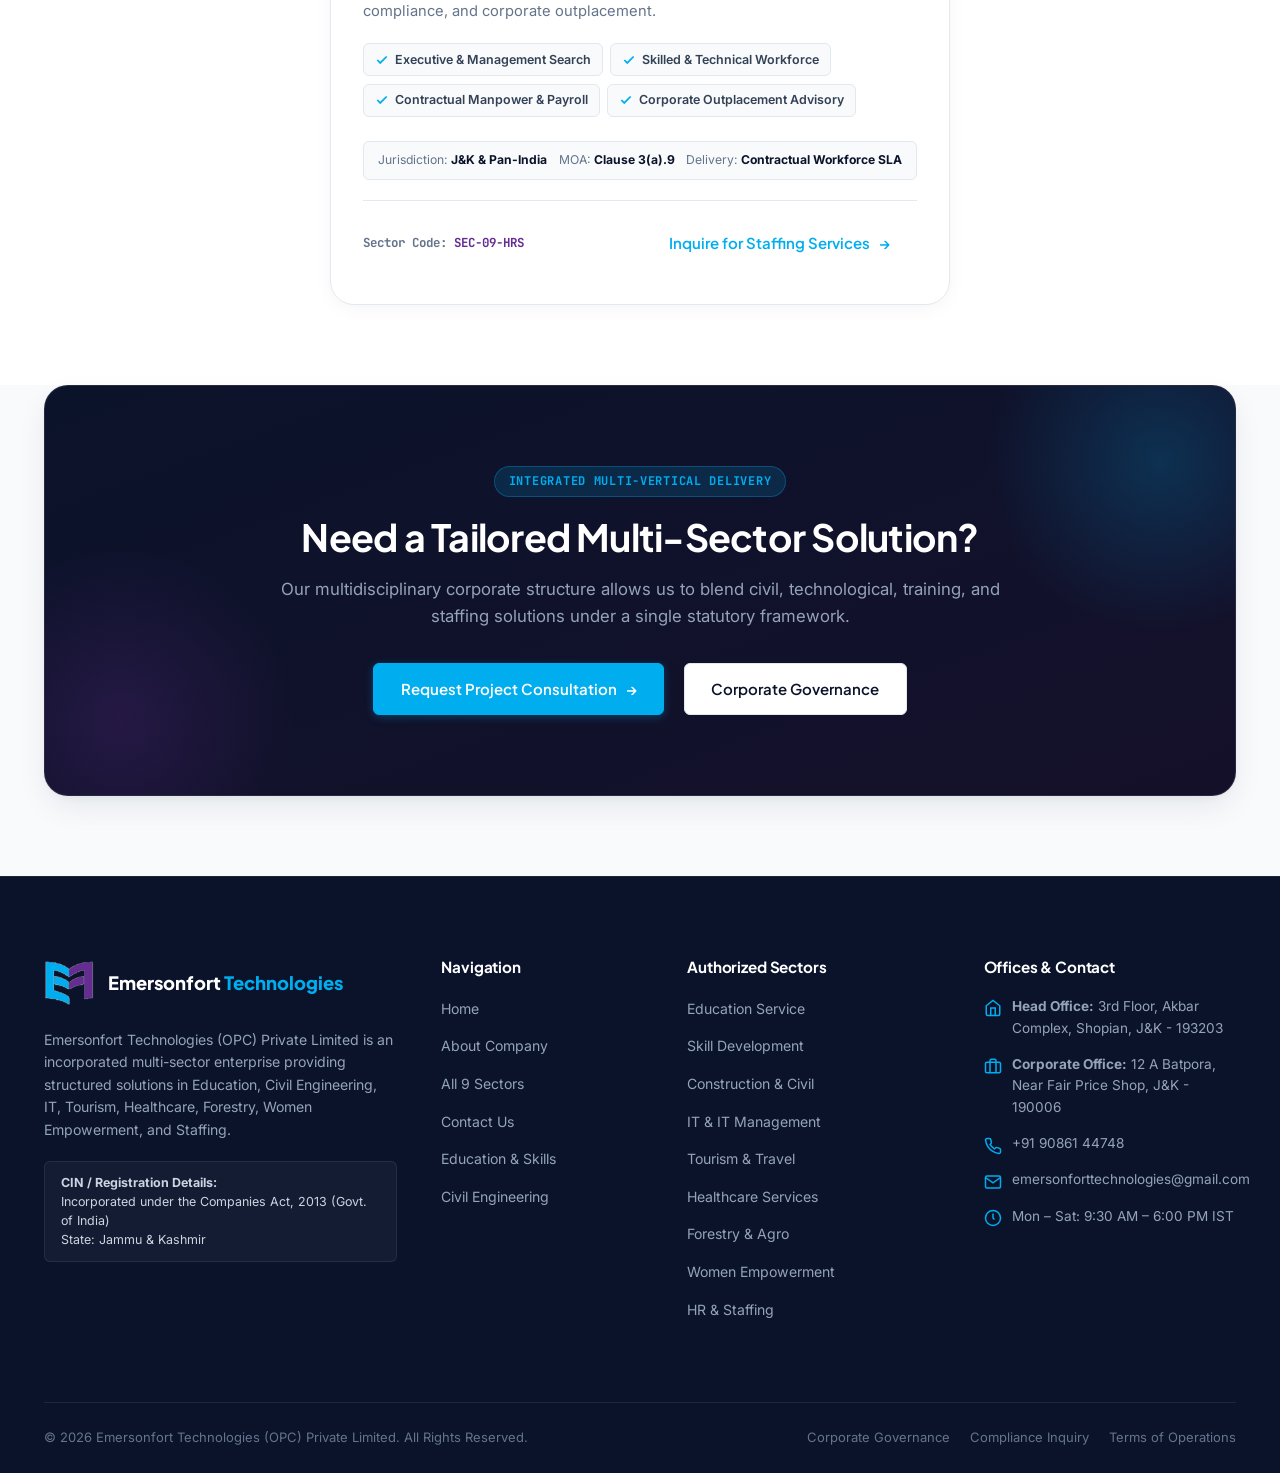
<file: services.html>
<!DOCTYPE html>
<html lang="en">
<head>
  <meta charset="UTF-8">
  <meta name="viewport" content="width=device-width, initial-scale=1.0">
  <title>Sectors &amp; Services | Emersonfort Technologies (OPC) Private Limited</title>
  <meta name="description" content="Explore the 9 statutory business verticals of Emersonfort Technologies (OPC) Private Limited: Education, Skills, Civil Engineering, IT Management, Tourism, Healthcare, Forestry, Women Empowerment, and Staffing.">
  <meta name="keywords" content="Emersonfort Services, Education Service J&K, Skill Development Srinagar, Civil Engineering Kashmir, IT Management Srinagar, J&K Tourism, Healthcare Services, Forestry, Women Empowerment, HR Staffing">
  <meta name="author" content="Emersonfort Technologies (OPC) Private Limited">
  
  <!-- Favicon -->
  <link rel="icon" type="image/png" href="assets/images/emerson-mark.png">
  <link rel="apple-touch-icon" href="assets/images/emerson-mark.png">

  <!-- Preconnect Fonts -->
  <link rel="preconnect" href="https://fonts.googleapis.com">
  <link rel="preconnect" href="https://fonts.gstatic.com" crossorigin>
  <link href="https://fonts.googleapis.com/css2?family=Inter:wght@400;500;600;700&family=JetBrains+Mono:wght@500;700&family=Plus+Jakarta+Sans:wght@600;700;800&display=swap" rel="stylesheet">

  <!-- Core Stylesheets -->
  <link rel="stylesheet" href="css/style.css">
  <link rel="stylesheet" href="css/responsive.css">
</head>
<body>

  <!-- Global Header & Navigation -->
  <header class="site-header" id="main-header">
    <div class="container header-inner">
      <a href="index.html" class="brand-logo" aria-label="Emersonfort Technologies Home">
        <img src="assets/images/emerson-mark.png" alt="Emersonfort Technologies Logo" class="brand-logo-img">
        <div class="brand-text">
          <span class="brand-name">Emersonfort <span>Technologies</span></span>
          <span class="brand-subtitle">Multi-Sector Enterprise • Srinagar, J&amp;K</span>
        </div>
      </a>

      <!-- Desktop Navigation -->
      <nav class="desktop-nav" aria-label="Primary Website Navigation">
        <ul class="nav-menu">
          <li><a href="index.html" class="nav-link">Home</a></li>
          <li><a href="about.html" class="nav-link">About Us</a></li>
          <li><a href="services.html" class="nav-link active" aria-current="page">Sectors &amp; Services</a></li>
          <li><a href="contact.html" class="nav-link">Contact Us</a></li>
        </ul>
      </nav>

      <div class="header-cta-wrap">
        <a href="contact.html" class="btn btn-primary btn-shimmer header-cta-btn">
          Request Consultation <span class="btn-arrow">→</span>
        </a>
        <button type="button" class="mobile-nav-toggle" id="mobile-nav-toggle" aria-label="Open mobile navigation menu" aria-expanded="false" aria-controls="mobile-nav-drawer">
          <svg width="24" height="24" viewBox="0 0 24 24" fill="none" stroke="currentColor" stroke-width="2.2" stroke-linecap="round" stroke-linejoin="round" aria-hidden="true">
            <line x1="3" y1="12" x2="21" y2="12"></line>
            <line x1="3" y1="6" x2="21" y2="6"></line>
            <line x1="3" y1="18" x2="21" y2="18"></line>
          </svg>
        </button>
      </div>
    </div>
  </header>

  <!-- Mobile Slide-Out Drawer Menu (Outside header flow) -->
  <div class="mobile-nav-drawer" id="mobile-nav-drawer" aria-hidden="true">
    <div class="drawer-backdrop" id="drawer-backdrop"></div>
    <aside class="drawer-panel" aria-label="Mobile Navigation Drawer">
      <div class="drawer-header">
        <div class="drawer-brand">
          <img src="assets/images/emerson-mark.png" alt="Emersonfort Logo" class="drawer-logo-img">
          <div>
            <span class="drawer-brand-name">Emersonfort <span>Technologies</span></span>
            <span class="drawer-brand-sub">Srinagar, J&amp;K</span>
          </div>
        </div>
        <button type="button" class="drawer-close-btn" id="drawer-close-btn" aria-label="Close navigation menu">
          <svg width="22" height="22" viewBox="0 0 24 24" fill="none" stroke="currentColor" stroke-width="2.2" stroke-linecap="round" stroke-linejoin="round" aria-hidden="true">
            <line x1="18" y1="6" x2="6" y2="18"></line>
            <line x1="6" y1="6" x2="18" y2="18"></line>
          </svg>
        </button>
      </div>

      <nav class="drawer-nav">
        <ul class="drawer-menu">
          <li><a href="index.html" class="drawer-link"><span>Home</span> <span class="drawer-arrow">›</span></a></li>
          <li><a href="about.html" class="drawer-link"><span>About Us</span> <span class="drawer-arrow">›</span></a></li>
          <li><a href="services.html" class="drawer-link active" aria-current="page"><span>Sectors &amp; Services</span> <span class="drawer-arrow">›</span></a></li>
          <li><a href="contact.html" class="drawer-link"><span>Contact Us</span> <span class="drawer-arrow">›</span></a></li>
        </ul>
      </nav>

      <div class="drawer-footer">
        <a href="contact.html" class="btn btn-primary btn-block btn-shimmer">
          Request Consultation <span class="btn-arrow">→</span>
        </a>
        <div class="drawer-contact-info">
          <a href="mailto:emersonforttechnologies@gmail.com">
            <svg width="15" height="15" viewBox="0 0 24 24" fill="none" stroke="currentColor" stroke-width="2"><path d="M4 4h16c1.1 0 2 .9 2 2v12c0 1.1-.9 2-2 2H4c-1.1 0-2-.9-2-2V6c0-1.1.9-2 2-2z"></path><polyline points="22,6 12,13 2,6"></polyline></svg>
            emersonforttechnologies@gmail.com
          </a>
          <a href="tel:+919086144748" style="color:var(--color-primary); font-weight:600; display:flex; align-items:center; gap:6px; margin-top:4px;">
            <svg width="15" height="15" viewBox="0 0 24 24" fill="none" stroke="currentColor" stroke-width="2"><path d="M22 16.92v3a2 2 0 0 1-2.18 2 19.79 19.79 0 0 1-8.63-3.07 19.5 19.5 0 0 1-6-6 19.79 19.79 0 0 1-3.07-8.67A2 2 0 0 1 4.11 2h3a2 2 0 0 1 2 1.72 12.84 12.84 0 0 0 .7 2.81 2 2 0 0 1-.45 2.11L8.09 9.91a16 16 0 0 0 6 6l1.27-1.27a2 2 0 0 1 2.11-.45 12.84 12.84 0 0 0 2.81.7A2 2 0 0 1 22 16.92z"></path></svg>
            +91 90861 44748
          </a>
          <span>Mon – Sat: 9:30 AM – 6:00 PM IST</span>
        </div>
      </div>
    </aside>
  </div>

  <main id="main-content">

    <!-- Inner Page Hero -->
    <section class="page-hero" aria-labelledby="services-page-title" style="position: relative; overflow: hidden; padding: 4.5rem 0 3.5rem 0;">
      <div class="hero-bg-accent hero-bg-accent-1" style="top: -100px; right: -50px; opacity: 0.15;" aria-hidden="true"></div>
      <div class="hero-bg-accent hero-bg-accent-2" style="bottom: -150px; left: -100px; opacity: 0.12;" aria-hidden="true"></div>
      <div class="container" style="position: relative; z-index: 2;">
        <div class="hero-badge" style="background: rgba(0, 173, 239, 0.12); border: 1px solid rgba(0, 173, 239, 0.35); color: #00ADEF; display: inline-flex; align-items: center; gap: 0.5rem; padding: 0.35rem 0.9rem; border-radius: 999px; font-size: 0.75rem; font-weight: 700; letter-spacing: 0.08em; text-transform: uppercase; margin-bottom: 1rem; font-family: var(--font-mono);">
          <span style="width: 7px; height: 7px; border-radius: 50%; background: #00ADEF; box-shadow: 0 0 10px #00ADEF;"></span>
          Official Statutory Directory // MOA Clause 3(a)
        </div>
        <h1 id="services-page-title" style="font-size: clamp(2.2rem, 4vw, 3.25rem); font-weight: 800; letter-spacing: -0.02em; line-height: 1.15; margin-bottom: 1.25rem; color: #FFFFFF;">
          Nine Core <span style="background: linear-gradient(135deg, #00ADEF 0%, #652D92 100%); -webkit-background-clip: text; -webkit-text-fill-color: transparent;">Authorized</span> Business Verticals
        </h1>
        <p style="font-size: 1.1rem; color: #94A3B8; max-width: 680px; line-height: 1.65; margin-bottom: 2rem;">
          Emersonfort Technologies (OPC) Private Limited is chartered under the Companies Act 2013 to operate across nine strategic verticals spanning technology, civil infrastructure, human empowerment, and ecological preservation.
        </p>

        <!-- Quick Spec Ribbon -->
        <div style="display: flex; flex-wrap: wrap; gap: 1.75rem; padding-top: 1.25rem; border-top: 1px solid rgba(255,255,255,0.1);">
          <div style="display: flex; align-items: center; gap: 0.6rem;">
            <div style="width: 32px; height: 32px; border-radius: 8px; background: rgba(0,173,239,0.15); display: flex; align-items: center; justify-content: center; color: #00ADEF;">
              <svg width="16" height="16" viewBox="0 0 24 24" fill="none" stroke="currentColor" stroke-width="2.5"><polygon points="12 2 15.09 8.26 22 9.27 17 14.14 18.18 21.02 12 17.77 5.82 21.02 7 14.14 2 9.27 8.91 8.26 12 2"></polygon></svg>
            </div>
            <div>
              <div style="font-size: 0.85rem; font-weight: 700; color: #FFFFFF;">9 Verticals</div>
              <div style="font-size: 0.72rem; color: #94A3B8;">Multi-Sector Charter</div>
            </div>
          </div>
          <div style="display: flex; align-items: center; gap: 0.6rem;">
            <div style="width: 32px; height: 32px; border-radius: 8px; background: rgba(101,45,146,0.2); display: flex; align-items: center; justify-content: center; color: #C084FC;">
              <svg width="16" height="16" viewBox="0 0 24 24" fill="none" stroke="currentColor" stroke-width="2.5"><path d="M12 22s8-4 8-10V5l-8-3-8 3v7c0 6 8 10 8 10z"></path></svg>
            </div>
            <div>
              <div style="font-size: 0.85rem; font-weight: 700; color: #FFFFFF;">100% MOA Authorized</div>
              <div style="font-size: 0.72rem; color: #94A3B8;">Clause 3(a) Compliant</div>
            </div>
          </div>
          <div style="display: flex; align-items: center; gap: 0.6rem;">
            <div style="width: 32px; height: 32px; border-radius: 8px; background: rgba(0,173,239,0.15); display: flex; align-items: center; justify-content: center; color: #00ADEF;">
              <svg width="16" height="16" viewBox="0 0 24 24" fill="none" stroke="currentColor" stroke-width="2.5"><circle cx="12" cy="12" r="10"></circle><line x1="2" y1="12" x2="22" y2="12"></line><path d="M12 2a15.3 15.3 0 0 1 4 10 15.3 15.3 0 0 1-4 10 15.3 15.3 0 0 1-4-10 15.3 15.3 0 0 1 4-10z"></path></svg>
            </div>
            <div>
              <div style="font-size: 0.85rem; font-weight: 700; color: #FFFFFF;">J&amp;K &amp; Pan-India Scope</div>
              <div style="font-size: 0.72rem; color: #94A3B8;">Multi-State Execution</div>
            </div>
          </div>
          <div style="display: flex; align-items: center; gap: 0.6rem;">
            <div style="width: 32px; height: 32px; border-radius: 8px; background: rgba(101,45,146,0.2); display: flex; align-items: center; justify-content: center; color: #C084FC;">
              <svg width="16" height="16" viewBox="0 0 24 24" fill="none" stroke="currentColor" stroke-width="2.5"><path d="M21 10c0 7-9 13-9 13s-9-6-9-13a9 9 0 0 1 18 0z"></path><circle cx="12" cy="10" r="3"></circle></svg>
            </div>
            <div>
              <div style="font-size: 0.85rem; font-weight: 700; color: #FFFFFF;">Srinagar, J&amp;K HQ</div>
              <div style="font-size: 0.72rem; color: #94A3B8;">Registered Office</div>
            </div>
          </div>
        </div>
      </div>
    </section>

    <!-- Services Catalog Section -->
    <section class="section">
      <div class="container">

        <!-- Section Header -->
        <div class="section-header" style="text-align: center; margin-bottom: 3rem;">
          <span class="section-tag">Statutory Directory</span>
          <h2 class="section-title">Nine Authorized Operational Sectors</h2>
          <p class="section-subtitle" style="margin-left: auto; margin-right: auto;">
            Chartered under Clause 3(a) of the Memorandum of Association, delivering institutional and enterprise execution across Jammu &amp; Kashmir and Pan-India.
          </p>
        </div>

        <!-- Detailed Cards Container (Modern 2-Column Bento Grid) -->
        <div class="services-catalog-wrap">

          <!-- 01. Education Service -->
          <article class="service-detail-card" id="sector-education" data-category="education">
            <div class="service-detail-top">
              <div class="service-detail-info">
                <div class="service-detail-icon">
                  <svg width="26" height="26" viewBox="0 0 24 24" fill="none" stroke="currentColor" stroke-width="2.2"><path d="M4 19.5A2.5 2.5 0 0 1 6.5 17H20"></path><path d="M6.5 2H20v20H6.5A2.5 2.5 0 0 1 4 19.5v-15A2.5 2.5 0 0 1 6.5 2z"></path></svg>
                </div>
                <div>
                  <span class="service-detail-category">Vertical 01 // MOA Clause 3(a)</span>
                  <h2 class="service-detail-title">Education Service</h2>
                </div>
              </div>
              <span class="sector-code">SEC-01</span>
            </div>
            <p class="service-detail-desc">
              Delivering academic institution management, establishment of schools and colleges, coaching institutes, study centres, and oral coaching classes across science, commerce, management, engineering, law, banking, and medicine, combined with digital classroom infrastructure and curriculum governance throughout Jammu &amp; Kashmir and Pan-India.
            </p>
            <div class="service-scope-chips">
              <span class="scope-chip"><svg width="14" height="14" viewBox="0 0 24 24" fill="none" stroke="currentColor" stroke-width="3"><polyline points="20 6 9 17 4 12"></polyline></svg> Schools &amp; Colleges Setup</span>
              <span class="scope-chip"><svg width="14" height="14" viewBox="0 0 24 24" fill="none" stroke="currentColor" stroke-width="3"><polyline points="20 6 9 17 4 12"></polyline></svg> Coaching &amp; Study Centres</span>
              <span class="scope-chip"><svg width="14" height="14" viewBox="0 0 24 24" fill="none" stroke="currentColor" stroke-width="3"><polyline points="20 6 9 17 4 12"></polyline></svg> Engineering, Law &amp; Banking Programs</span>
              <span class="scope-chip"><svg width="14" height="14" viewBox="0 0 24 24" fill="none" stroke="currentColor" stroke-width="3"><polyline points="20 6 9 17 4 12"></polyline></svg> Smart Classroom Infrastructure</span>
            </div>
            <div class="service-stat-strip">
              <span>Jurisdiction: <strong>J&amp;K &amp; Pan-India</strong></span>
              <span>MOA: <strong>Clause 3(a).1</strong></span>
              <span>Delivery: <strong>Turnkey SLA</strong></span>
            </div>
            <div class="service-card-footer">
              <span class="service-code-label">Sector Code: <strong>SEC-01-EDU</strong></span>
              <a href="contact.html?sector=education" class="btn btn-outline">
                Inquire for Education <span class="btn-arrow">→</span>
              </a>
            </div>
          </article>

          <!-- 02. Skill Development Services -->
          <article class="service-detail-card" id="sector-skills" data-category="skills">
            <div class="service-detail-top">
              <div class="service-detail-info">
                <div class="service-detail-icon">
                  <svg width="26" height="26" viewBox="0 0 24 24" fill="none" stroke="currentColor" stroke-width="2.2"><polygon points="12 2 15.09 8.26 22 9.27 17 14.14 18.18 21.02 12 17.77 5.82 21.02 7 14.14 2 9.27 8.91 8.26 12 2"></polygon></svg>
                </div>
                <div>
                  <span class="service-detail-category">Vertical 02 // MOA Clause 3(a)</span>
                  <h2 class="service-detail-title">Skill Development Services</h2>
                </div>
              </div>
              <span class="sector-code">SEC-02</span>
            </div>
            <p class="service-detail-desc">
              Industry-aligned vocational training, hands-on apprenticeship programs, specialized technical certifications, and youth livelihood skill enhancement across computer technologies, hospitality, management, and technical trades for corporate, government, and community empowerment.
            </p>
            <div class="service-scope-chips">
              <span class="scope-chip"><svg width="14" height="14" viewBox="0 0 24 24" fill="none" stroke="currentColor" stroke-width="3"><polyline points="20 6 9 17 4 12"></polyline></svg> Vocational Skill Trades</span>
              <span class="scope-chip"><svg width="14" height="14" viewBox="0 0 24 24" fill="none" stroke="currentColor" stroke-width="3"><polyline points="20 6 9 17 4 12"></polyline></svg> Computer &amp; IT Skilling</span>
              <span class="scope-chip"><svg width="14" height="14" viewBox="0 0 24 24" fill="none" stroke="currentColor" stroke-width="3"><polyline points="20 6 9 17 4 12"></polyline></svg> Professional Certifications</span>
              <span class="scope-chip"><svg width="14" height="14" viewBox="0 0 24 24" fill="none" stroke="currentColor" stroke-width="3"><polyline points="20 6 9 17 4 12"></polyline></svg> Youth Employability Programs</span>
            </div>
            <div class="service-stat-strip">
              <span>Jurisdiction: <strong>J&amp;K &amp; Pan-India</strong></span>
              <span>MOA: <strong>Clause 3(a).2</strong></span>
              <span>Delivery: <strong>Vocational Framework</strong></span>
            </div>
            <div class="service-card-footer">
              <span class="service-code-label">Sector Code: <strong>SEC-02-SKL</strong></span>
              <a href="contact.html?sector=skills" class="btn btn-outline">
                Inquire for Skill Vertical <span class="btn-arrow">→</span>
              </a>
            </div>
          </article>

          <!-- 03. Construction and Civil Engineering -->
          <article class="service-detail-card" id="sector-construction" data-category="construction">
            <div class="service-detail-top">
              <div class="service-detail-info">
                <div class="service-detail-icon">
                  <svg width="26" height="26" viewBox="0 0 24 24" fill="none" stroke="currentColor" stroke-width="2.2"><rect x="2" y="7" width="20" height="14" rx="2" ry="2"></rect><path d="M16 21V5a2 2 0 0 0-2-2h-4a2 2 0 0 0-2 2v16"></path></svg>
                </div>
                <div>
                  <span class="service-detail-category">Vertical 03 // MOA Clause 3(a)</span>
                  <h2 class="service-detail-title">Construction &amp; Civil Engineering</h2>
                </div>
              </div>
              <span class="sector-code">SEC-03</span>
            </div>
            <p class="service-detail-desc">
              Comprehensive civil engineering, infrastructure contracting, town planning, colonizing, surveying, valuation, and interior furnishing, coupled with the specialized manufacture and assembly of prefabricated and precast modular houses engineered for residential, commercial, and high-altitude Himalayan developments.
            </p>
            <div class="service-scope-chips">
              <span class="scope-chip"><svg width="14" height="14" viewBox="0 0 24 24" fill="none" stroke="currentColor" stroke-width="3"><polyline points="20 6 9 17 4 12"></polyline></svg> Civil Works &amp; Contracting</span>
              <span class="scope-chip"><svg width="14" height="14" viewBox="0 0 24 24" fill="none" stroke="currentColor" stroke-width="3"><polyline points="20 6 9 17 4 12"></polyline></svg> Prefabricated &amp; Precast Houses</span>
              <span class="scope-chip"><svg width="14" height="14" viewBox="0 0 24 24" fill="none" stroke="currentColor" stroke-width="3"><polyline points="20 6 9 17 4 12"></polyline></svg> Town Planning &amp; Colonization</span>
              <span class="scope-chip"><svg width="14" height="14" viewBox="0 0 24 24" fill="none" stroke="currentColor" stroke-width="3"><polyline points="20 6 9 17 4 12"></polyline></svg> Surveying, Valuation &amp; Interiors</span>
            </div>
            <div class="service-stat-strip">
              <span>Jurisdiction: <strong>J&amp;K &amp; Pan-India</strong></span>
              <span>MOA: <strong>Clause 3(a).3</strong></span>
              <span>Delivery: <strong>EPC &amp; Modular Prefab</strong></span>
            </div>
            <div class="service-card-footer">
              <span class="service-code-label">Sector Code: <strong>SEC-03-CIV</strong></span>
              <a href="contact.html?sector=construction" class="btn btn-outline">
                Inquire for Civil Engineering <span class="btn-arrow">→</span>
              </a>
            </div>
          </article>

          <!-- 04. Information Technology and IT Management -->
          <article class="service-detail-card" id="sector-it" data-category="it">
            <div class="service-detail-top">
              <div class="service-detail-info">
                <div class="service-detail-icon">
                  <svg width="26" height="26" viewBox="0 0 24 24" fill="none" stroke="currentColor" stroke-width="2.2"><rect x="2" y="3" width="20" height="14" rx="2" ry="2"></rect><line x1="8" y1="21" x2="16" y2="21"></line><line x1="12" y1="17" x2="12" y2="21"></line></svg>
                </div>
                <div>
                  <span class="service-detail-category">Vertical 04 // MOA Clause 3(a)</span>
                  <h2 class="service-detail-title">Information Technology &amp; ITES</h2>
                </div>
              </div>
              <span class="sector-code">SEC-04</span>
            </div>
            <p class="service-detail-desc">
              Enterprise software development, IT Enabled Services (ITES), Inbound &amp; Outbound Call Centre management, Medical &amp; Legal transcription, Data Warehousing, Managed Data Centres &amp; Disaster Recovery, CRM/ERP architecture, and corporate Tender Filing &amp; e-procurement facilitation.
            </p>
            <div class="service-scope-chips">
              <span class="scope-chip"><svg width="14" height="14" viewBox="0 0 24 24" fill="none" stroke="currentColor" stroke-width="3"><polyline points="20 6 9 17 4 12"></polyline></svg> Call Centre (BPO) Operations</span>
              <span class="scope-chip"><svg width="14" height="14" viewBox="0 0 24 24" fill="none" stroke="currentColor" stroke-width="3"><polyline points="20 6 9 17 4 12"></polyline></svg> Managed Data Centres &amp; Cloud</span>
              <span class="scope-chip"><svg width="14" height="14" viewBox="0 0 24 24" fill="none" stroke="currentColor" stroke-width="3"><polyline points="20 6 9 17 4 12"></polyline></svg> Medical &amp; Legal Transcription</span>
              <span class="scope-chip"><svg width="14" height="14" viewBox="0 0 24 24" fill="none" stroke="currentColor" stroke-width="3"><polyline points="20 6 9 17 4 12"></polyline></svg> Corporate Tender Filing &amp; ERP</span>
            </div>
            <div class="service-stat-strip">
              <span>Jurisdiction: <strong>J&amp;K &amp; Pan-India</strong></span>
              <span>MOA: <strong>Clause 3(a).4</strong></span>
              <span>Delivery: <strong>SLA Managed Services</strong></span>
            </div>
            <div class="service-card-footer">
              <span class="service-code-label">Sector Code: <strong>SEC-04-ITM</strong></span>
              <a href="contact.html?sector=it" class="btn btn-outline">
                Inquire for IT Vertical <span class="btn-arrow">→</span>
              </a>
            </div>
          </article>

          <!-- 05. Tourism and Travel -->
          <article class="service-detail-card" id="sector-tourism" data-category="tourism">
            <div class="service-detail-top">
              <div class="service-detail-info">
                <div class="service-detail-icon">
                  <svg width="26" height="26" viewBox="0 0 24 24" fill="none" stroke="currentColor" stroke-width="2.2"><circle cx="12" cy="12" r="10"></circle><line x1="2" y1="12" x2="22" y2="12"></line><path d="M12 2a15.3 15.3 0 0 1 4 10 15.3 15.3 0 0 1-4 10 15.3 15.3 0 0 1-4-10 15.3 15.3 0 0 1 4-10z"></path></svg>
                </div>
                <div>
                  <span class="service-detail-category">Vertical 05 // MOA Clause 3(a)</span>
                  <h2 class="service-detail-title">Tourism, Travel &amp; Transport Logistics</h2>
                </div>
              </div>
              <span class="sector-code">SEC-05</span>
            </div>
            <p class="service-detail-desc">
              Curated tourism operations and end-to-end transport logistics: Package tour coordination, tourist taxi and cab fleets, luxury coaches, charter flights, helicopters, motor boats, shikaras, certified tourist guides, and authorized ticket reservations for airlines, railways, luxury cruises, and hotel accommodations.
            </p>
            <div class="service-scope-chips">
              <span class="scope-chip"><svg width="14" height="14" viewBox="0 0 24 24" fill="none" stroke="currentColor" stroke-width="3"><polyline points="20 6 9 17 4 12"></polyline></svg> Package Tour Operations</span>
              <span class="scope-chip"><svg width="14" height="14" viewBox="0 0 24 24" fill="none" stroke="currentColor" stroke-width="3"><polyline points="20 6 9 17 4 12"></polyline></svg> Tourist Cabs &amp; Coach Fleet</span>
              <span class="scope-chip"><svg width="14" height="14" viewBox="0 0 24 24" fill="none" stroke="currentColor" stroke-width="3"><polyline points="20 6 9 17 4 12"></polyline></svg> Flight, Rail &amp; Hotel Bookings</span>
              <span class="scope-chip"><svg width="14" height="14" viewBox="0 0 24 24" fill="none" stroke="currentColor" stroke-width="3"><polyline points="20 6 9 17 4 12"></polyline></svg> Luxury Cruises &amp; Helitours</span>
            </div>
            <div class="service-stat-strip">
              <span>Jurisdiction: <strong>J&amp;K &amp; Pan-India</strong></span>
              <span>MOA: <strong>Clause 3(a).5</strong></span>
              <span>Delivery: <strong>Fleet &amp; Logistics Ops</strong></span>
            </div>
            <div class="service-card-footer">
              <span class="service-code-label">Sector Code: <strong>SEC-05-TRM</strong></span>
              <a href="contact.html?sector=tourism" class="btn btn-outline">
                Inquire for Tourism Vertical <span class="btn-arrow">→</span>
              </a>
            </div>
          </article>

          <!-- 06. Healthcare -->
          <article class="service-detail-card" id="sector-healthcare" data-category="healthcare">
            <div class="service-detail-top">
              <div class="service-detail-info">
                <div class="service-detail-icon">
                  <svg width="26" height="26" viewBox="0 0 24 24" fill="none" stroke="currentColor" stroke-width="2.2"><path d="M22 12h-4l-3 9L9 3l-3 9H2"></path></svg>
                </div>
                <div>
                  <span class="service-detail-category">Vertical 06 // MOA Clause 3(a)</span>
                  <h2 class="service-detail-title">Healthcare &amp; Pharmaceuticals</h2>
                </div>
              </div>
              <span class="sector-code">SEC-06</span>
            </div>
            <p class="service-detail-desc">
              Healthcare operations and pharmaceutical supply network: Wholesale distribution, marketing, promotion, and stockists of pharmaceutical drugs, healthcare products, surgical goods, and medical diagnostic instruments, coupled with hospital logistics and health records management.
            </p>
            <div class="service-scope-chips">
              <span class="scope-chip"><svg width="14" height="14" viewBox="0 0 24 24" fill="none" stroke="currentColor" stroke-width="3"><polyline points="20 6 9 17 4 12"></polyline></svg> Pharmaceutical Distribution</span>
              <span class="scope-chip"><svg width="14" height="14" viewBox="0 0 24 24" fill="none" stroke="currentColor" stroke-width="3"><polyline points="20 6 9 17 4 12"></polyline></svg> Medical Products &amp; Stockists</span>
              <span class="scope-chip"><svg width="14" height="14" viewBox="0 0 24 24" fill="none" stroke="currentColor" stroke-width="3"><polyline points="20 6 9 17 4 12"></polyline></svg> Diagnostic &amp; Surgical Goods</span>
              <span class="scope-chip"><svg width="14" height="14" viewBox="0 0 24 24" fill="none" stroke="currentColor" stroke-width="3"><polyline points="20 6 9 17 4 12"></polyline></svg> Clinical Support Operations</span>
            </div>
            <div class="service-stat-strip">
              <span>Jurisdiction: <strong>J&amp;K &amp; Pan-India</strong></span>
              <span>MOA: <strong>Clause 3(a).6</strong></span>
              <span>Delivery: <strong>Pharma &amp; Clinical Supply</strong></span>
            </div>
            <div class="service-card-footer">
              <span class="service-code-label">Sector Code: <strong>SEC-06-HLT</strong></span>
              <a href="contact.html?sector=healthcare" class="btn btn-outline">
                Inquire for Healthcare Vertical <span class="btn-arrow">→</span>
              </a>
            </div>
          </article>

          <!-- 07. Forestry -->
          <article class="service-detail-card" id="sector-forestry" data-category="forestry">
            <div class="service-detail-top">
              <div class="service-detail-info">
                <div class="service-detail-icon">
                  <svg width="26" height="26" viewBox="0 0 24 24" fill="none" stroke="currentColor" stroke-width="2.2"><path d="M12 2L7 10h3l-4 7h6v5h2v-5h6l-4-7h3z"></path></svg>
                </div>
                <div>
                  <span class="service-detail-category">Vertical 07 // MOA Clause 3(a)</span>
                  <h2 class="service-detail-title">Forestry &amp; Agro-Ecological Services</h2>
                </div>
              </div>
              <span class="sector-code">SEC-07</span>
            </div>
            <p class="service-detail-desc">
              Afforestation programs, watershed protection, sustainable forest management, ecological conservation techniques, agro-forestry consulting, and regional biodiversity restoration aligned with government green initiatives and Himalayan ecological preservation.
            </p>
            <div class="service-scope-chips">
              <span class="scope-chip"><svg width="14" height="14" viewBox="0 0 24 24" fill="none" stroke="currentColor" stroke-width="3"><polyline points="20 6 9 17 4 12"></polyline></svg> Afforestation &amp; Nurseries</span>
              <span class="scope-chip"><svg width="14" height="14" viewBox="0 0 24 24" fill="none" stroke="currentColor" stroke-width="3"><polyline points="20 6 9 17 4 12"></polyline></svg> Soil &amp; Watershed Management</span>
              <span class="scope-chip"><svg width="14" height="14" viewBox="0 0 24 24" fill="none" stroke="currentColor" stroke-width="3"><polyline points="20 6 9 17 4 12"></polyline></svg> Agro-Forestry Consultancy</span>
              <span class="scope-chip"><svg width="14" height="14" viewBox="0 0 24 24" fill="none" stroke="currentColor" stroke-width="3"><polyline points="20 6 9 17 4 12"></polyline></svg> Ecological Impact Studies</span>
            </div>
            <div class="service-stat-strip">
              <span>Jurisdiction: <strong>J&amp;K &amp; Pan-India</strong></span>
              <span>MOA: <strong>Clause 3(a).7</strong></span>
              <span>Delivery: <strong>Ecological SLA</strong></span>
            </div>
            <div class="service-card-footer">
              <span class="service-code-label">Sector Code: <strong>SEC-07-FOR</strong></span>
              <a href="contact.html?sector=forestry" class="btn btn-outline">
                Inquire for Forestry Vertical <span class="btn-arrow">→</span>
              </a>
            </div>
          </article>

          <!-- 08. Women Empowerment -->
          <article class="service-detail-card" id="sector-women" data-category="women">
            <div class="service-detail-top">
              <div class="service-detail-info">
                <div class="service-detail-icon">
                  <svg width="26" height="26" viewBox="0 0 24 24" fill="none" stroke="currentColor" stroke-width="2.2"><path d="M17 21v-2a4 4 0 0 0-4-4H5a4 4 0 0 0-4 4v2"></path><circle cx="9" cy="7" r="4"></circle><path d="M23 21v-2a4 4 0 0 0-3-3.87"></path><path d="M16 3.13a4 4 0 0 1 0 7.75"></path></svg>
                </div>
                <div>
                  <span class="service-detail-category">Vertical 08 // MOA Clause 3(a)</span>
                  <h2 class="service-detail-title">Women Empowerment</h2>
                </div>
              </div>
              <span class="sector-code">SEC-08</span>
            </div>
            <p class="service-detail-desc">
              Dedicated socio-economic programs, female entrepreneurship incubation, artisanal handloom &amp; craft market linkage, financial literacy workshops, and equal-opportunity employment pipelines enabling sustainable financial independence for women across rural and semi-urban communities.
            </p>
            <div class="service-scope-chips">
              <span class="scope-chip"><svg width="14" height="14" viewBox="0 0 24 24" fill="none" stroke="currentColor" stroke-width="3"><polyline points="20 6 9 17 4 12"></polyline></svg> Entrepreneurship Incubation</span>
              <span class="scope-chip"><svg width="14" height="14" viewBox="0 0 24 24" fill="none" stroke="currentColor" stroke-width="3"><polyline points="20 6 9 17 4 12"></polyline></svg> Artisan Market Linkage</span>
              <span class="scope-chip"><svg width="14" height="14" viewBox="0 0 24 24" fill="none" stroke="currentColor" stroke-width="3"><polyline points="20 6 9 17 4 12"></polyline></svg> Financial Literacy Coaching</span>
              <span class="scope-chip"><svg width="14" height="14" viewBox="0 0 24 24" fill="none" stroke="currentColor" stroke-width="3"><polyline points="20 6 9 17 4 12"></polyline></svg> Self-Help Group (SHG) Support</span>
            </div>
            <div class="service-stat-strip">
              <span>Jurisdiction: <strong>J&amp;K &amp; Pan-India</strong></span>
              <span>MOA: <strong>Clause 3(a).8</strong></span>
              <span>Delivery: <strong>Empowerment Initiative</strong></span>
            </div>
            <div class="service-card-footer">
              <span class="service-code-label">Sector Code: <strong>SEC-08-WEM</strong></span>
              <a href="contact.html?sector=women" class="btn btn-outline">
                Inquire for Women Empowerment <span class="btn-arrow">→</span>
              </a>
            </div>
          </article>

          <!-- 09. Human Resource and Staffing -->
          <article class="service-detail-card" id="sector-staffing" data-category="staffing">
            <div class="service-detail-top">
              <div class="service-detail-info">
                <div class="service-detail-icon">
                  <svg width="26" height="26" viewBox="0 0 24 24" fill="none" stroke="currentColor" stroke-width="2.2"><path d="M16 21v-2a4 4 0 0 0-4-4H5a4 4 0 0 0-4 4v2"></path><circle cx="8.5" cy="7" r="4"></circle><polyline points="17 11 19 13 23 9"></polyline></svg>
                </div>
                <div>
                  <span class="service-detail-category">Vertical 09 // MOA Clause 3(a)</span>
                  <h2 class="service-detail-title">Human Resource &amp; Staffing Activities</h2>
                </div>
              </div>
              <span class="sector-code">SEC-09</span>
            </div>
            <p class="service-detail-desc">
              Comprehensive manpower placement, human resource consultancy, and executive recruitment: Sourcing, interviewing, training, and deploying executives, middle management, technical specialists, and skilled or unskilled industrial workforce, alongside managed contractual staffing, labor compliance, and corporate outplacement.
            </p>
            <div class="service-scope-chips">
              <span class="scope-chip"><svg width="14" height="14" viewBox="0 0 24 24" fill="none" stroke="currentColor" stroke-width="3"><polyline points="20 6 9 17 4 12"></polyline></svg> Executive &amp; Management Search</span>
              <span class="scope-chip"><svg width="14" height="14" viewBox="0 0 24 24" fill="none" stroke="currentColor" stroke-width="3"><polyline points="20 6 9 17 4 12"></polyline></svg> Skilled &amp; Technical Workforce</span>
              <span class="scope-chip"><svg width="14" height="14" viewBox="0 0 24 24" fill="none" stroke="currentColor" stroke-width="3"><polyline points="20 6 9 17 4 12"></polyline></svg> Contractual Manpower &amp; Payroll</span>
              <span class="scope-chip"><svg width="14" height="14" viewBox="0 0 24 24" fill="none" stroke="currentColor" stroke-width="3"><polyline points="20 6 9 17 4 12"></polyline></svg> Corporate Outplacement Advisory</span>
            </div>
            <div class="service-stat-strip">
              <span>Jurisdiction: <strong>J&amp;K &amp; Pan-India</strong></span>
              <span>MOA: <strong>Clause 3(a).9</strong></span>
              <span>Delivery: <strong>Contractual Workforce SLA</strong></span>
            </div>
            <div class="service-card-footer">
              <span class="service-code-label">Sector Code: <strong>SEC-09-HRS</strong></span>
              <a href="contact.html?sector=staffing" class="btn btn-outline">
                Inquire for Staffing Services <span class="btn-arrow">→</span>
              </a>
            </div>
          </article>

        </div>
      </div>
    </section>

    <!-- Global CTA Banner -->
    <section class="section-alt" style="padding: 0 0 var(--space-2xl) 0;">
      <div class="container">
        <aside class="cta-banner" aria-labelledby="cta-heading">
          <div class="cta-content">
            <span class="cta-badge">Integrated Multi-Vertical Delivery</span>
            <h2 id="cta-heading" class="cta-title">Need a Tailored Multi-Sector Solution?</h2>
            <p class="cta-lead">
              Our multidisciplinary corporate structure allows us to blend civil, technological, training, and staffing solutions under a single statutory framework.
            </p>
          </div>
          <div class="cta-actions">
            <a href="contact.html" class="btn btn-primary btn-shimmer">
              Request Project Consultation <span class="btn-arrow">→</span>
            </a>
            <a href="about.html" class="btn btn-secondary">
              Corporate Governance
            </a>
          </div>
        </aside>
      </div>
    </section>

  </main>

  <!-- Global Site Footer -->
  <footer class="site-footer">
    <div class="container">
      <div class="footer-grid">
        <!-- Col 1: Corporate Profile -->
        <div class="footer-col">
          <div class="footer-logo-wrap">
            <img src="assets/images/emerson-mark.png" alt="Emerson Logo" class="footer-logo-img">
            <div class="footer-brand-title">
              Emersonfort <span>Technologies</span>
            </div>
          </div>
          <p class="footer-brand-desc">
            Emersonfort Technologies (OPC) Private Limited is an incorporated multi-sector enterprise providing structured solutions in Education, Civil Engineering, IT, Tourism, Healthcare, Forestry, Women Empowerment, and Staffing.
          </p>
          <div class="footer-reg-info">
            <strong>CIN / Registration Details:</strong><br>
            Incorporated under the Companies Act, 2013 (Govt. of India)<br>
            State: Jammu &amp; Kashmir
          </div>
        </div>

        <!-- Col 2: Quick Links -->
        <div class="footer-col">
          <h4>Navigation</h4>
          <ul class="footer-links">
            <li><a href="index.html">Home</a></li>
            <li><a href="about.html">About Company</a></li>
            <li><a href="services.html">All 9 Sectors</a></li>
            <li><a href="contact.html">Contact Us</a></li>
            <li><a href="services.html?sector=education">Education &amp; Skills</a></li>
            <li><a href="services.html?sector=construction">Civil Engineering</a></li>
          </ul>
        </div>

        <!-- Col 3: Sectors Directory -->
        <div class="footer-col">
          <h4>Authorized Sectors</h4>
          <ul class="footer-links">
            <li><a href="services.html?sector=education">Education Service</a></li>
            <li><a href="services.html?sector=skills">Skill Development</a></li>
            <li><a href="services.html?sector=construction">Construction &amp; Civil</a></li>
            <li><a href="services.html?sector=it">IT &amp; IT Management</a></li>
            <li><a href="services.html?sector=tourism">Tourism &amp; Travel</a></li>
            <li><a href="services.html?sector=healthcare">Healthcare Services</a></li>
            <li><a href="services.html?sector=forestry">Forestry &amp; Agro</a></li>
            <li><a href="services.html?sector=women">Women Empowerment</a></li>
            <li><a href="services.html?sector=staffing">HR &amp; Staffing</a></li>
          </ul>
        </div>

        <!-- Col 4: Offices & Contact -->
        <div class="footer-col">
          <h4>Offices &amp; Contact</h4>
          <ul class="footer-contact-list">
            <li class="footer-contact-item">
              <svg width="18" height="18" viewBox="0 0 24 24" fill="none" stroke="currentColor" stroke-width="2"><path d="M3 9l9-7 9 7v11a2 2 0 0 1-2 2H5a2 2 0 0 1-2-2z"></path><polyline points="9 22 9 12 15 12 15 22"></polyline></svg>
              <span><strong>Head Office:</strong> 3rd Floor, Akbar Complex, Shopian, J&amp;K - 193203</span>
            </li>
            <li class="footer-contact-item">
              <svg width="18" height="18" viewBox="0 0 24 24" fill="none" stroke="currentColor" stroke-width="2"><rect x="2" y="7" width="20" height="14" rx="2" ry="2"></rect><path d="M16 21V5a2 2 0 0 0-2-2h-4a2 2 0 0 0-2 2v16"></path></svg>
              <span><strong>Corporate Office:</strong> 12 A Batpora, Near Fair Price Shop, J&amp;K - 190006</span>
            </li>
            <li class="footer-contact-item">
              <svg width="18" height="18" viewBox="0 0 24 24" fill="none" stroke="currentColor" stroke-width="2"><path d="M22 16.92v3a2 2 0 0 1-2.18 2 19.79 19.79 0 0 1-8.63-3.07 19.5 19.5 0 0 1-6-6 19.79 19.79 0 0 1-3.07-8.67A2 2 0 0 1 4.11 2h3a2 2 0 0 1 2 1.72 12.84 12.84 0 0 0 .7 2.81 2 2 0 0 1-.45 2.11L8.09 9.91a16 16 0 0 0 6 6l1.27-1.27a2 2 0 0 1 2.11-.45 12.84 12.84 0 0 0 2.81.7A2 2 0 0 1 22 16.92z"></path></svg>
              <a href="tel:+919086144748">+91 90861 44748</a>
            </li>
            <li class="footer-contact-item">
              <svg width="18" height="18" viewBox="0 0 24 24" fill="none" stroke="currentColor" stroke-width="2"><path d="M4 4h16c1.1 0 2 .9 2 2v12c0 1.1-.9 2-2 2H4c-1.1 0-2-.9-2-2V6c0-1.1.9-2 2-2z"></path><polyline points="22,6 12,13 2,6"></polyline></svg>
              <a href="mailto:emersonforttechnologies@gmail.com">emersonforttechnologies@gmail.com</a>
            </li>
            <li class="footer-contact-item">
              <svg width="18" height="18" viewBox="0 0 24 24" fill="none" stroke="currentColor" stroke-width="2"><circle cx="12" cy="12" r="10"></circle><polyline points="12 6 12 12 14 14"></polyline></svg>
              <span>Mon – Sat: 9:30 AM – 6:00 PM IST</span>
            </li>
          </ul>
        </div>
      </div>

      <div class="footer-bottom">
        <p>&copy; 2026 Emersonfort Technologies (OPC) Private Limited. All Rights Reserved.</p>
        <ul class="footer-bottom-links">
          <li><a href="about.html">Corporate Governance</a></li>
          <li><a href="contact.html">Compliance Inquiry</a></li>
          <li><a href="services.html">Terms of Operations</a></li>
        </ul>
      </div>
    </div>
  </footer>

  <!-- Main JavaScript Controller -->
  <script src="js/main.js"></script>
</body>
</html>
</file>
<file: css/style.css>
/* ==========================================================================
   EMERSONFORT TECHNOLOGIES (OPC) PRIVATE LIMITED
   Official Stylesheet - Version 2026
   Brand Colors: Emerson Cyan (#00ADEF) & Emerson Royal Purple (#652D92)
   Modern, Corporate, High-Performance, Accessible (WCAG AAA)
   ========================================================================== */

/* --- 1. DESIGN TOKENS & SYSTEM VARIABLES --- */
:root {
  /* Brand Core Colors */
  --color-primary: #00ADEF;
  --color-primary-hover: #0098D4;
  --color-primary-dark: #0077A8;
  --color-primary-subtle: #EBF8FE;

  /* Secondary Brand Color: Royal Purple / Violet */
  --color-secondary: #652D92;
  --color-secondary-hover: #54227A;
  --color-secondary-subtle: #F6F0FA;

  /* Accent & Gradients */
  --grad-primary: linear-gradient(135deg, #00ADEF 0%, #652D92 100%);
  --grad-primary-soft: linear-gradient(135deg, rgba(0, 173, 239, 0.08) 0%, rgba(101, 45, 146, 0.08) 100%);
  --grad-dark: linear-gradient(160deg, #0B132B 0%, #15102A 100%);

  /* Neutrals & Dark Tones */
  --color-dark: #0B132B;
  --color-dark-alt: #111C3A;
  --color-text-main: #1E293B;
  --color-text-muted: #64748B;
  --color-text-light: #94A3B8;
  --color-bg-page: #FFFFFF;
  --color-bg-alt: #F8FAFC;
  --color-bg-card: #FFFFFF;
  --color-border: #E2E8F0;
  --color-border-subtle: #EDF2F7;

  /* Feedback Colors */
  --color-success: #10B981;
  --color-success-bg: #ECFDF5;
  --color-error: #EF4444;
  --color-error-bg: #FEF2F2;

  /* Typography */
  --font-heading: 'Plus Jakarta Sans', -apple-system, BlinkMacSystemFont, 'Segoe UI', Roboto, sans-serif;
  --font-body: 'Inter', -apple-system, BlinkMacSystemFont, 'Segoe UI', Roboto, sans-serif;
  --font-mono: 'JetBrains Mono', monospace;

  /* Spacing */
  --space-xs: 0.5rem;
  --space-sm: 0.75rem;
  --space-md: 1.25rem;
  --space-lg: 2rem;
  --space-xl: 3.25rem;
  --space-2xl: 5rem;
  --space-3xl: 7rem;

  /* Layout */
  --container-max: 1240px;
  --container-padding: 1.5rem;
  --header-height: 76px;

  /* Elevation & Shadows */
  --shadow-sm: 0 1px 3px rgba(11, 19, 43, 0.05), 0 1px 2px rgba(11, 19, 43, 0.03);
  --shadow-md: 0 4px 16px -2px rgba(11, 19, 43, 0.06), 0 2px 6px -1px rgba(11, 19, 43, 0.03);
  --shadow-lg: 0 12px 32px -4px rgba(11, 19, 43, 0.09), 0 4px 12px -2px rgba(11, 19, 43, 0.04);
  --shadow-card: 0 4px 20px -2px rgba(11, 19, 43, 0.05), 0 1px 3px rgba(11, 19, 43, 0.03);
  --shadow-hover: 0 16px 36px -6px rgba(0, 173, 239, 0.16), 0 4px 12px rgba(101, 45, 146, 0.08);

  /* Border Radii */
  --radius-sm: 6px;
  --radius-md: 12px;
  --radius-lg: 16px;
  --radius-xl: 24px;
  --radius-full: 9999px;

  /* Transitions */
  --transition-fast: 160ms cubic-bezier(0.16, 1, 0.3, 1);
  --transition-base: 240ms cubic-bezier(0.16, 1, 0.3, 1);
  --transition-smooth: 320ms cubic-bezier(0.16, 1, 0.3, 1);
}

/* --- 2. CSS RESET & GLOBAL RESETS --- */
*, *::before, *::after {
  box-sizing: border-box;
  margin: 0;
  padding: 0;
}

html {
  font-size: 16px;
  scroll-behavior: smooth;
  -webkit-font-smoothing: antialiased;
  -moz-osx-font-smoothing: grayscale;
}

body {
  font-family: var(--font-body);
  color: var(--color-text-main);
  background-color: var(--color-bg-page);
  line-height: 1.6;
  overflow-x: hidden;
}

/* --- 3. TYPOGRAPHY SYSTEM --- */
h1, h2, h3, h4, h5, h6 {
  font-family: var(--font-heading);
  color: var(--color-dark);
  font-weight: 700;
  line-height: 1.25;
  letter-spacing: -0.015em;
}

h1 { font-size: clamp(2.2rem, 4.5vw, 3.4rem); letter-spacing: -0.025em; line-height: 1.15; }
h2 { font-size: clamp(1.75rem, 3.2vw, 2.35rem); letter-spacing: -0.02em; }
h3 { font-size: 1.25rem; font-weight: 600; }
h4 { font-size: 1.08rem; font-weight: 600; }

p {
  color: var(--color-text-muted);
  line-height: 1.65;
  margin-bottom: 1rem;
}

p:last-child {
  margin-bottom: 0;
}

a {
  color: var(--color-primary);
  text-decoration: none;
  transition: color var(--transition-fast);
}

a:hover {
  color: var(--color-primary-dark);
}

img, svg {
  display: block;
  max-width: 100%;
}

/* --- 4. CONTAINER & LAYOUT UTILITIES --- */
.container {
  width: 100%;
  max-width: var(--container-max);
  margin-left: auto;
  margin-right: auto;
  padding-left: var(--container-padding);
  padding-right: var(--container-padding);
}

.section {
  padding: var(--space-2xl) 0;
  position: relative;
}

.section-alt {
  background-color: var(--color-bg-alt);
}

.section-dark {
  background: var(--grad-dark);
  color: #FFFFFF;
}

.section-header {
  margin-bottom: var(--space-xl);
}

.section-header.text-center {
  text-align: center;
  max-width: 780px;
  margin-left: auto;
  margin-right: auto;
}

.section-tag {
  display: inline-flex;
  align-items: center;
  gap: 0.4rem;
  font-family: var(--font-mono);
  font-size: 0.75rem;
  font-weight: 700;
  text-transform: uppercase;
  letter-spacing: 0.08em;
  color: var(--color-secondary);
  background: var(--color-secondary-subtle);
  border: 1px solid rgba(101, 45, 146, 0.2);
  padding: 0.35rem 0.85rem;
  border-radius: var(--radius-full);
  margin-bottom: 0.85rem;
}

.section-tag-cyan {
  color: var(--color-primary-dark);
  background: var(--color-primary-subtle);
  border-color: rgba(0, 173, 239, 0.25);
}

.section-title {
  margin-bottom: 0.85rem;
}

.section-description {
  font-size: 1.05rem;
  color: var(--color-text-muted);
  max-width: 680px;
  line-height: 1.6;
}

.text-center .section-description {
  margin-left: auto;
  margin-right: auto;
}

/* --- 5. BUTTON COMPONENT SYSTEM --- */
.btn {
  display: inline-flex;
  align-items: center;
  justify-content: center;
  gap: 0.55rem;
  font-family: var(--font-heading);
  font-size: 0.9375rem;
  font-weight: 600;
  padding: 0.8rem 1.65rem;
  border-radius: var(--radius-sm);
  border: 1px solid transparent;
  cursor: pointer;
  text-decoration: none;
  position: relative;
  overflow: hidden;
  transition: transform var(--transition-base),
              box-shadow var(--transition-base),
              background-color var(--transition-base),
              border-color var(--transition-base),
              color var(--transition-fast);
}

/* Primary Button */
.btn-primary {
  background-color: var(--color-primary);
  border-color: var(--color-primary);
  color: #FFFFFF !important;
  box-shadow: 0 2px 8px rgba(0, 173, 239, 0.3);
}

.btn-primary:hover {
  background-color: var(--color-primary-hover);
  border-color: var(--color-primary-hover);
  transform: translateY(-2px);
  box-shadow: 0 6px 18px rgba(0, 173, 239, 0.4);
}

.btn-primary:active {
  transform: translateY(0) scale(0.98);
}

/* Purple Accent Button */
.btn-purple {
  background-color: var(--color-secondary);
  border-color: var(--color-secondary);
  color: #FFFFFF !important;
  box-shadow: 0 2px 8px rgba(101, 45, 146, 0.3);
}

.btn-purple:hover {
  background-color: var(--color-secondary-hover);
  border-color: var(--color-secondary-hover);
  transform: translateY(-2px);
  box-shadow: 0 6px 18px rgba(101, 45, 146, 0.4);
}

/* Secondary / Outline Button */
.btn-secondary {
  background-color: #FFFFFF;
  border-color: var(--color-border);
  color: var(--color-dark) !important;
}

.btn-secondary:hover {
  border-color: var(--color-primary);
  color: var(--color-primary) !important;
  transform: translateY(-2px);
  box-shadow: var(--shadow-sm);
}

.btn-secondary:active {
  transform: translateY(0) scale(0.98);
}

/* Shimmer Highlight on Primary CTA Buttons */
.btn-shimmer::after {
  content: "";
  position: absolute;
  top: 0;
  left: -100%;
  width: 50%;
  height: 100%;
  background: linear-gradient(90deg, transparent, rgba(255, 255, 255, 0.35), transparent);
  transform: skewX(-20deg);
  transition: none;
}

.btn-shimmer:hover::after {
  left: 150%;
  transition: left 600ms cubic-bezier(0.16, 1, 0.3, 1);
}

.btn-arrow {
  display: inline-block;
  transition: transform var(--transition-fast);
}

.btn:hover .btn-arrow {
  transform: translateX(4px);
}

.btn-block {
  width: 100%;
}

/* --- 6. GLOBAL NAVIGATION HEADER (WITH MODERN BACKGROUND BLENDING) --- */
.site-header {
  position: sticky;
  top: 0;
  width: 100%;
  background: linear-gradient(180deg, rgba(255, 255, 255, 0.92) 0%, rgba(255, 255, 255, 0.78) 75%, rgba(255, 255, 255, 0.6) 100%);
  backdrop-filter: blur(16px);
  -webkit-backdrop-filter: blur(16px);
  border-bottom: 1px solid rgba(226, 232, 240, 0.65);
  z-index: 1000;
  transition: all var(--transition-base);
}

.site-header::before {
  content: "";
  position: absolute;
  inset: 0;
  background: radial-gradient(circle at 12% 0%, rgba(0, 173, 239, 0.07) 0%, transparent 45%),
              radial-gradient(circle at 88% 0%, rgba(101, 45, 146, 0.05) 0%, transparent 45%);
  pointer-events: none;
  z-index: -1;
  transition: opacity var(--transition-base);
}

.site-header.scrolled {
  background: rgba(255, 255, 255, 0.94);
  backdrop-filter: blur(20px);
  -webkit-backdrop-filter: blur(20px);
  border-bottom-color: rgba(226, 232, 240, 0.9);
  box-shadow: 0 4px 20px -2px rgba(11, 19, 43, 0.06), 0 2px 6px -1px rgba(0, 173, 239, 0.03);
}

.site-header.scrolled::before {
  opacity: 0.4;
}

/* Header Main Inner */
.header-inner {
  display: flex;
  align-items: center;
  justify-content: space-between;
  height: var(--header-height);
}

.brand-logo {
  display: flex;
  align-items: center;
  gap: 0.85rem;
  text-decoration: none;
}

.brand-logo-img {
  width: 46px;
  height: 46px;
  object-fit: contain;
  flex-shrink: 0;
  transition: transform var(--transition-base);
}

.brand-logo:hover .brand-logo-img {
  transform: scale(1.05);
}

.brand-text {
  display: flex;
  flex-direction: column;
}

.brand-name {
  font-family: var(--font-heading);
  font-size: 1.15rem;
  font-weight: 800;
  color: var(--color-dark);
  line-height: 1.2;
  letter-spacing: -0.01em;
}

.brand-name span {
  color: var(--color-secondary);
}

.brand-subtitle {
  font-size: 0.72rem;
  color: var(--color-text-muted);
  font-weight: 500;
  letter-spacing: 0.01em;
}

/* Desktop Navigation */
.desktop-nav {
  display: flex;
  align-items: center;
}

.nav-menu {
  display: flex;
  align-items: center;
  list-style: none;
  gap: 2rem;
}

.nav-link {
  font-family: var(--font-heading);
  font-size: 0.9375rem;
  font-weight: 600;
  color: var(--color-text-main);
  padding: 0.5rem 0;
  position: relative;
  transition: color var(--transition-fast);
  display: inline-flex;
  align-items: center;
  text-decoration: none;
}

.nav-link::after {
  content: "";
  position: absolute;
  bottom: 0;
  left: 0;
  width: 0%;
  height: 2.5px;
  background: var(--grad-primary);
  border-radius: 2px;
  transition: width var(--transition-base);
}

.nav-link:hover,
.nav-link.active {
  color: var(--color-primary-dark);
}

.nav-link:hover::after,
.nav-link.active::after {
  width: 100%;
}

.header-cta-wrap {
  display: flex;
  align-items: center;
  gap: 0.85rem;
}

.mobile-nav-toggle {
  display: none;
  background: #FFFFFF;
  border: 1px solid var(--color-border);
  padding: 0.55rem;
  border-radius: var(--radius-md);
  color: var(--color-dark);
  cursor: pointer;
  align-items: center;
  justify-content: center;
}

/* Mobile Nav Drawer (Hidden on Desktop) */
.mobile-nav-drawer {
  display: none;
}

/* --- 7. HERO SECTION (MATCHING OFFICIAL MOCKUP) --- */
.hero-section {
  position: relative;
  padding: clamp(2.5rem, 4vw, 4rem) 0 2rem 0;
  background: #FFFFFF;
  overflow: hidden;
}

.hero-grid {
  display: grid;
  grid-template-columns: 1fr 1.05fr;
  gap: 2.5rem;
  align-items: center;
  position: relative;
  z-index: 2;
}

.hero-content {
  max-width: 580px;
}

/* Eyebrow Label with Cyan Accent Underline */
.hero-eyebrow {
  display: inline-block;
  font-family: var(--font-heading);
  font-size: 0.8rem;
  font-weight: 700;
  letter-spacing: 0.12em;
  text-transform: uppercase;
  color: #64748B;
  margin-bottom: 1.35rem;
  position: relative;
  padding-bottom: 0.45rem;
}

.hero-eyebrow::after {
  content: "";
  position: absolute;
  bottom: 0;
  left: 0;
  width: 44px;
  height: 2.5px;
  background-color: #00ADEF;
  border-radius: 2px;
}

/* Hero Title Matching Mockup */
.hero-title-mockup {
  font-family: var(--font-heading);
  font-size: clamp(2.35rem, 4.1vw, 3.75rem);
  font-weight: 800;
  line-height: 1.1;
  letter-spacing: -0.03em;
  color: #0F172A;
  margin-bottom: 1.35rem;
}

.highlight-cyan {
  color: #00ADEF !important;
}

.highlight-purple {
  color: #652D92 !important;
}

.hero-lead-mockup {
  font-size: 1.06rem;
  color: #64748B;
  line-height: 1.65;
  margin-bottom: 2rem;
  max-width: 520px;
}

/* Hero Actions */
.hero-actions-mockup {
  display: flex;
  align-items: center;
  gap: 1.15rem;
  flex-wrap: wrap;
  margin-bottom: 2.75rem;
}

/* Bottom Stats Row */
.hero-stat-row-mockup {
  display: flex;
  align-items: center;
  gap: 2rem;
  padding-top: 1.5rem;
  border-top: 1px solid #E2E8F0;
  flex-wrap: wrap;
}

.hero-stat-item-mockup {
  display: flex;
  flex-direction: column;
}

.hero-stat-item-mockup strong {
  font-family: var(--font-heading);
  font-size: 1.35rem;
  font-weight: 800;
  line-height: 1.1;
  letter-spacing: -0.01em;
}

.hero-stat-item-mockup .color-purple {
  color: #652D92;
}

.hero-stat-item-mockup .color-cyan {
  color: #00ADEF;
}

.hero-stat-item-mockup span {
  font-size: 0.72rem;
  font-weight: 700;
  color: #64748B;
  text-transform: uppercase;
  letter-spacing: 0.05em;
  margin-top: 0.25rem;
  display: block;
}

.hero-stat-sep-mockup {
  width: 1px;
  height: 34px;
  background-color: #E2E8F0;
}

/* Right Column: Petal Mosaic & Dal Lake Visual (Clean & Seamless) */
.hero-visual-mockup-wrap {
  display: flex;
  align-items: center;
  justify-content: center;
  position: relative;
  width: 100%;
}

.hero-visual-mockup-img {
  width: 100%;
  max-width: 660px;
  height: auto;
  display: block;
  border-radius: 0 !important;
  box-shadow: none !important;
  filter: none !important;
  mix-blend-mode: multiply;
  -webkit-mask-image: radial-gradient(ellipse 96% 92% at 65% 50%, rgba(0, 0, 0, 1) 78%, transparent 100%),
                      linear-gradient(to right, transparent 0%, rgba(0, 0, 0, 1) 6%, rgba(0, 0, 0, 1) 100%);
  -webkit-mask-composite: source-in;
  mask-composite: intersect;
  transition: transform var(--transition-base);
}

.hero-visual-mockup-img:hover {
  transform: scale(1.015);
}

/* ==========================================================================
   SECTION: OUR 5 BUSINESS & TECHNICAL DIVISIONS
   Dedicated 5-Division Enterprise Hub
   ========================================================================== */
.technical-divisions-section {
  background-color: #FAFBFD;
  border-top: 1px solid var(--color-border);
  border-bottom: 1px solid var(--color-border);
  position: relative;
}

.tech-divisions-grid {
  display: grid;
  grid-template-columns: repeat(5, 1fr);
  gap: 1.25rem;
}

.tech-division-card {
  background: #FFFFFF;
  border: 1px solid var(--color-border);
  border-radius: var(--radius-lg);
  padding: 1.65rem 1.35rem;
  box-shadow: var(--shadow-sm);
  display: flex;
  flex-direction: column;
  position: relative;
  transition: transform var(--transition-base),
              box-shadow var(--transition-base),
              border-color var(--transition-base);
}

.tech-division-card:hover {
  transform: translateY(-5px);
  box-shadow: 0 16px 32px -4px rgba(11, 19, 43, 0.08), 0 4px 12px rgba(11, 19, 43, 0.04);
}

.tech-division-card.theme-cyan:hover {
  border-color: rgba(0, 173, 239, 0.5);
}

.tech-division-card.theme-purple:hover {
  border-color: rgba(101, 45, 146, 0.5);
}

.tech-division-top {
  display: flex;
  align-items: center;
  justify-content: space-between;
  margin-bottom: 1.25rem;
}

.tech-division-num {
  font-family: var(--font-mono);
  font-size: 0.75rem;
  font-weight: 700;
  color: #94A3B8;
  letter-spacing: 0.08em;
}

.tech-division-icon {
  width: 44px;
  height: 44px;
  border-radius: 12px;
  display: flex;
  align-items: center;
  justify-content: center;
  flex-shrink: 0;
  transition: transform var(--transition-fast);
}

.tech-division-card:hover .tech-division-icon {
  transform: scale(1.08);
}

.theme-cyan .tech-division-icon {
  background-color: #E0F4FD;
  color: #00ADEF;
  border: 1px solid rgba(0, 173, 239, 0.2);
}

.theme-purple .tech-division-icon {
  background-color: #F3E8FF;
  color: #652D92;
  border: 1px solid rgba(101, 45, 146, 0.2);
}

.tech-division-title {
  font-family: var(--font-heading);
  font-size: 1.125rem;
  font-weight: 700;
  color: var(--color-dark);
  margin-bottom: 0.65rem;
}

.tech-division-scope {
  display: flex;
  flex-wrap: wrap;
  align-items: center;
  gap: 0.35rem 0.5rem;
  margin-bottom: 0.85rem;
  font-size: 0.72rem;
  font-weight: 600;
  color: #64748B;
  line-height: 1.35;
}

.tech-division-scope .scope-tag {
  background-color: #F1F5F9;
  padding: 0.15rem 0.45rem;
  border-radius: 4px;
  color: #475569;
}

.theme-cyan .tech-division-scope .scope-tag {
  background-color: rgba(0, 173, 239, 0.08);
  color: #0284C7;
}

.theme-purple .tech-division-scope .scope-tag {
  background-color: rgba(101, 45, 146, 0.08);
  color: #652D92;
}

.tech-division-scope .scope-sep {
  display: none;
}

.tech-division-desc {
  font-size: 0.825rem;
  color: var(--color-text-muted);
  line-height: 1.55;
  margin-bottom: 1.35rem;
  flex-grow: 1;
}

.tech-division-footer {
  margin-top: auto;
  padding-top: 0.85rem;
  border-top: 1px solid var(--color-border);
}

.tech-division-link {
  display: inline-flex;
  align-items: center;
  gap: 0.45rem;
  font-size: 0.825rem;
  font-weight: 600;
  text-decoration: none;
  transition: gap var(--transition-fast), color var(--transition-fast);
}

.theme-cyan .tech-division-link {
  color: #00ADEF;
}

.theme-purple .tech-division-link {
  color: #652D92;
}

.tech-division-link:hover {
  gap: 0.75rem;
}

.tech-division-link .link-arrow {
  transition: transform var(--transition-fast);
}

.tech-division-link:hover .link-arrow {
  transform: translateX(3px);
}

/* --- 8. SECTION: 9 CORE BUSINESS SECTORS (INTERACTIVE HUB) --- */
.sectors-hub-section {
  position: relative;
}

.sectors-nav-grid {
  display: grid;
  grid-template-columns: repeat(3, 1fr);
  gap: 1.25rem;
  margin-bottom: 2rem;
}

.sector-card-item {
  background-color: #FFFFFF;
  border: 1px solid var(--color-border);
  border-radius: var(--radius-lg);
  padding: 1.75rem 1.5rem;
  box-shadow: var(--shadow-sm);
  display: flex;
  flex-direction: column;
  position: relative;
  overflow: hidden;
  transition: transform var(--transition-base),
              box-shadow var(--transition-base),
              border-color var(--transition-base);
}

.sector-card-item::before {
  content: "";
  position: absolute;
  top: 0;
  left: 0;
  width: 0%;
  height: 3.5px;
  background: var(--grad-primary);
  transition: width 340ms cubic-bezier(0.16, 1, 0.3, 1);
}

.sector-card-item:hover::before {
  width: 100%;
}

.sector-card-item:hover {
  transform: translateY(-5px);
  border-color: rgba(0, 173, 239, 0.4);
  box-shadow: var(--shadow-hover);
}

.sector-card-header {
  display: flex;
  align-items: center;
  justify-content: space-between;
  margin-bottom: 1.15rem;
}

.sector-code {
  font-family: var(--font-mono);
  font-size: 0.75rem;
  font-weight: 700;
  color: var(--color-secondary);
  background-color: var(--color-secondary-subtle);
  border: 1px solid rgba(101, 45, 146, 0.2);
  padding: 0.18rem 0.55rem;
  border-radius: 4px;
}

.sector-icon-box {
  width: 44px;
  height: 44px;
  border-radius: var(--radius-md);
  background-color: var(--color-primary-subtle);
  color: var(--color-primary-dark);
  border: 1px solid rgba(0, 173, 239, 0.2);
  display: flex;
  align-items: center;
  justify-content: center;
  flex-shrink: 0;
  transition: transform var(--transition-base), background-color var(--transition-base), color var(--transition-base);
}

.sector-card-item:hover .sector-icon-box {
  background-color: var(--color-primary);
  color: #FFFFFF;
  border-color: var(--color-primary);
  transform: scale(1.08) rotate(3deg);
}

.sector-card-item h3 {
  font-size: 1.15rem;
  color: var(--color-dark);
  margin-bottom: 0.6rem;
}

.sector-card-item p {
  font-size: 0.88rem;
  color: var(--color-text-muted);
  line-height: 1.55;
  margin-bottom: 1.15rem;
}

.sector-key-points {
  list-style: none;
  display: flex;
  flex-direction: column;
  gap: 0.45rem;
  margin-top: auto;
  padding-top: 1rem;
  border-top: 1px solid var(--color-border-subtle);
}

.sector-point {
  display: flex;
  align-items: center;
  gap: 0.5rem;
  font-size: 0.8rem;
  font-weight: 600;
  color: #334155;
}

.sector-point svg {
  color: var(--color-secondary);
  flex-shrink: 0;
}

/* --- 9. SECTION: INTEGRATED GOVERNANCE & VALUE MATRIX --- */
.values-grid {
  display: grid;
  grid-template-columns: repeat(3, 1fr);
  gap: 1.5rem;
}

.value-card {
  background-color: #FFFFFF;
  border: 1px solid var(--color-border);
  border-radius: var(--radius-lg);
  padding: 1.85rem 1.65rem;
  box-shadow: var(--shadow-sm);
  display: flex;
  flex-direction: column;
  transition: transform var(--transition-base), box-shadow var(--transition-base), border-color var(--transition-base);
}

.value-card:hover {
  transform: translateY(-4px);
  border-color: var(--color-secondary);
  box-shadow: 0 12px 28px -4px rgba(101, 45, 146, 0.12);
}

.value-icon {
  width: 44px;
  height: 44px;
  border-radius: var(--radius-md);
  background-color: var(--color-secondary-subtle);
  color: var(--color-secondary);
  border: 1px solid rgba(101, 45, 146, 0.2);
  display: flex;
  align-items: center;
  justify-content: center;
  margin-bottom: 1.25rem;
}

.value-card h3 {
  font-size: 1.15rem;
  margin-bottom: 0.6rem;
}

.value-card p {
  font-size: 0.88rem;
  line-height: 1.55;
}

/* --- 10. SECTION: HOW WE OPERATE (4-STEP WORKFLOW) --- */
.process-grid {
  display: grid;
  grid-template-columns: repeat(4, 1fr);
  gap: 1.5rem;
  position: relative;
}

.process-card {
  background-color: #FFFFFF;
  border: 1px solid var(--color-border);
  border-radius: var(--radius-lg);
  padding: 1.85rem 1.5rem;
  position: relative;
  transition: transform var(--transition-base), box-shadow var(--transition-base);
}

.process-card:hover {
  transform: translateY(-4px);
  box-shadow: var(--shadow-md);
  border-color: var(--color-primary);
}

.process-step-num {
  font-family: var(--font-heading);
  font-size: 2.2rem;
  font-weight: 800;
  color: #E2E8F0;
  line-height: 1;
  margin-bottom: 1rem;
  transition: color var(--transition-fast);
}

.process-card:hover .process-step-num {
  color: var(--color-primary);
}

.process-card h3 {
  font-size: 1.1rem;
  margin-bottom: 0.5rem;
}

.process-card p {
  font-size: 0.85rem;
  line-height: 1.55;
  margin: 0;
}

/* --- 11. CTA BANNER --- */
.cta-banner {
  background: var(--grad-dark);
  border-radius: var(--radius-xl);
  padding: var(--space-2xl) var(--space-xl);
  color: #FFFFFF;
  text-align: center;
  position: relative;
  overflow: hidden;
  border: 1px solid rgba(255, 255, 255, 0.1);
  box-shadow: var(--shadow-lg);
}

.cta-banner::before {
  content: "";
  position: absolute;
  top: -100px;
  right: -100px;
  width: 350px;
  height: 350px;
  background: radial-gradient(circle, rgba(0, 173, 239, 0.2) 0%, transparent 70%);
  pointer-events: none;
}

.cta-banner::after {
  content: "";
  position: absolute;
  bottom: -100px;
  left: -100px;
  width: 350px;
  height: 350px;
  background: radial-gradient(circle, rgba(101, 45, 146, 0.25) 0%, transparent 70%);
  pointer-events: none;
}

.cta-banner-content,
.cta-content {
  position: relative;
  z-index: 1;
  max-width: 720px;
  margin: 0 auto;
}

.cta-badge {
  display: inline-block;
  font-family: var(--font-mono);
  font-size: 0.75rem;
  font-weight: 700;
  color: var(--color-primary);
  background: rgba(0, 173, 239, 0.15);
  border: 1px solid rgba(0, 173, 239, 0.3);
  padding: 0.3rem 0.85rem;
  border-radius: var(--radius-full);
  text-transform: uppercase;
  letter-spacing: 0.06em;
  margin-bottom: 1rem;
}

.cta-banner h2,
.cta-title {
  color: #FFFFFF;
  margin-bottom: 1rem;
}

.cta-banner p,
.cta-lead {
  color: #94A3B8;
  font-size: 1.05rem;
  line-height: 1.65;
  margin-bottom: 2rem;
}

.cta-actions,
.cta-banner-actions {
  display: flex;
  align-items: center;
  justify-content: center;
  gap: 1.25rem;
  flex-wrap: wrap;
  position: relative;
  z-index: 1;
}

/* --- 12. GLOBAL FOOTER --- */
.site-footer {
  background-color: var(--color-dark);
  color: #94A3B8;
  padding-top: var(--space-2xl);
  border-top: 1px solid rgba(255, 255, 255, 0.08);
}

.footer-grid {
  display: grid;
  grid-template-columns: 1.4fr 0.8fr 1fr 1fr;
  gap: 2.75rem;
  align-items: start;
  padding-bottom: var(--space-2xl);
  border-bottom: 1px solid rgba(255, 255, 255, 0.08);
}

.footer-col {
  display: flex;
  flex-direction: column;
}

.footer-logo-wrap {
  height: 52px;
  display: flex;
  align-items: center;
  gap: 0.85rem;
  margin-bottom: 1.25rem;
}

.footer-logo-img {
  height: 50px;
  width: auto;
  object-fit: contain;
}

.footer-brand-title {
  font-family: var(--font-heading);
  font-size: 1.15rem;
  font-weight: 800;
  color: #FFFFFF;
}

.footer-brand-title span {
  color: var(--color-primary);
}

.footer-brand-desc {
  font-size: 0.88rem;
  color: #94A3B8;
  line-height: 1.6;
  margin-bottom: 1.25rem;
}

.footer-reg-info {
  background: rgba(255, 255, 255, 0.04);
  border: 1px solid rgba(255, 255, 255, 0.08);
  border-radius: var(--radius-sm);
  padding: 0.75rem 1rem;
  font-size: 0.78rem;
  color: #CBD5E1;
  line-height: 1.5;
}

.footer-col h4 {
  font-size: 0.95rem;
  font-weight: 700;
  color: #FFFFFF;
  margin-bottom: 1.25rem;
  letter-spacing: -0.01em;
}

.footer-links {
  list-style: none;
  display: flex;
  flex-direction: column;
  gap: 0.75rem;
}

.footer-links a {
  color: #94A3B8;
  font-size: 0.88rem;
  transition: color var(--transition-fast), transform var(--transition-fast);
  display: inline-block;
}

.footer-links a:hover {
  color: #FFFFFF;
  transform: translateX(3px);
}

.footer-contact-list {
  list-style: none;
  display: flex;
  flex-direction: column;
  gap: 0.9rem;
  font-size: 0.85rem;
}

.footer-contact-item {
  display: flex;
  align-items: flex-start;
  gap: 0.65rem;
  color: #94A3B8;
}

.footer-contact-item svg {
  color: var(--color-primary);
  flex-shrink: 0;
  margin-top: 0.2rem;
}

.footer-contact-item a {
  color: #94A3B8;
}

.footer-contact-item a:hover {
  color: #FFFFFF;
}

.footer-bottom {
  padding: 1.5rem 0;
  display: flex;
  align-items: center;
  justify-content: space-between;
  font-size: 0.8125rem;
  color: #64748B;
  flex-wrap: wrap;
  gap: 1rem;
}

.footer-bottom p {
  color: #64748B;
  margin: 0;
}

.footer-bottom-links {
  display: flex;
  align-items: center;
  gap: 1.25rem;
  list-style: none;
}

.footer-bottom-links a {
  color: #64748B;
}

.footer-bottom-links a:hover {
  color: #CBD5E1;
}

/* --- 13. INNER PAGE HERO --- */
.page-hero {
  background: var(--grad-dark);
  color: #FFFFFF;
  padding: var(--space-2xl) 0;
  position: relative;
  overflow: hidden;
}

.page-hero::before {
  content: "";
  position: absolute;
  top: -50px;
  right: -50px;
  width: 300px;
  height: 300px;
  background: radial-gradient(circle, rgba(0, 173, 239, 0.15) 0%, transparent 70%);
}

.page-hero h1 {
  color: #FFFFFF;
  margin-bottom: 0.85rem;
}

.page-hero p {
  color: #94A3B8;
  font-size: 1.1rem;
  max-width: 680px;
  line-height: 1.6;
}

.breadcrumb-nav {
  display: flex;
  align-items: center;
  gap: 0.5rem;
  font-size: 0.82rem;
  font-weight: 500;
  color: #64748B;
  margin-bottom: 1.25rem;
}

.breadcrumb-nav a {
  color: #94A3B8;
}

.breadcrumb-nav a:hover {
  color: var(--color-primary);
}

.breadcrumb-nav span {
  color: #475569;
}

/* --- 13B. ABOUT PAGE SPECIFIC STYLES --- */
.about-intro-grid {
  display: grid;
  grid-template-columns: 1.15fr 0.85fr;
  gap: var(--space-2xl);
  align-items: start;
}

.about-text-content h2 {
  font-size: clamp(1.8rem, 3vw, 2.3rem);
  margin-bottom: 1.25rem;
}

.corporate-spec-box {
  background-color: #FFFFFF;
  border: 1px solid var(--color-border);
  border-radius: var(--radius-xl);
  padding: 2.25rem;
  box-shadow: var(--shadow-card);
  position: relative;
  overflow: hidden;
}

.corporate-spec-box::before {
  content: "";
  position: absolute;
  top: 0;
  left: 0;
  right: 0;
  height: 4px;
  background: var(--grad-primary);
}

.corporate-spec-box h3 {
  font-size: 1.2rem;
  margin-bottom: 1.25rem;
  display: flex;
  align-items: center;
  gap: 0.6rem;
}

.spec-list {
  list-style: none;
  display: flex;
  flex-direction: column;
  gap: 1.1rem;
}

.spec-item {
  display: flex;
  align-items: flex-start;
  gap: 0.85rem;
  padding-bottom: 0.95rem;
  border-bottom: 1px solid var(--color-border);
}

.spec-item:last-child {
  border-bottom: none;
  padding-bottom: 0;
}

.spec-icon {
  width: 36px;
  height: 36px;
  border-radius: 8px;
  background-color: var(--color-primary-subtle);
  color: var(--color-primary-dark);
  display: flex;
  align-items: center;
  justify-content: center;
  flex-shrink: 0;
}

.spec-icon.purple {
  background-color: var(--color-secondary-subtle);
  color: var(--color-secondary);
}

.spec-label {
  display: block;
  font-family: var(--font-heading);
  font-size: 0.75rem;
  text-transform: uppercase;
  letter-spacing: 0.05em;
  color: #64748B;
  margin-bottom: 0.15rem;
}

.spec-val {
  font-size: 0.92rem;
  color: var(--color-dark);
  font-weight: 600;
  line-height: 1.4;
}

/* Mission & Vision Section */
.mission-vision-grid {
  display: grid;
  grid-template-columns: 1fr 1fr;
  gap: 1.75rem;
}

.mv-card {
  background-color: #FFFFFF;
  border: 1px solid var(--color-border);
  border-radius: var(--radius-lg);
  padding: 2.5rem 2rem;
  box-shadow: var(--shadow-sm);
  position: relative;
  transition: transform var(--transition-base), box-shadow var(--transition-base);
}

.mv-card:hover {
  transform: translateY(-4px);
  box-shadow: var(--shadow-md);
}

.mv-card.mission {
  border-top: 4px solid var(--color-primary);
}

.mv-card.vision {
  border-top: 4px solid var(--color-secondary);
}

.mv-icon {
  width: 52px;
  height: 52px;
  border-radius: var(--radius-md);
  display: flex;
  align-items: center;
  justify-content: center;
  margin-bottom: 1.5rem;
}

.mv-card.mission .mv-icon {
  background-color: var(--color-primary-subtle);
  color: var(--color-primary-dark);
}

.mv-card.vision .mv-icon {
  background-color: var(--color-secondary-subtle);
  color: var(--color-secondary);
}

.mv-card h3 {
  font-size: 1.4rem;
  margin-bottom: 1rem;
}

.mv-card p {
  font-size: 0.95rem;
  line-height: 1.7;
}

/* Map Iframe Wrapper */
.contact-map-card {
  background: #FFFFFF;
  border: 1px solid var(--color-border);
  border-radius: var(--radius-xl);
  overflow: hidden;
  box-shadow: var(--shadow-card);
  margin-top: var(--space-xl);
}

.contact-map-header {
  padding: 1.25rem 1.75rem;
  background-color: var(--color-bg-alt);
  border-bottom: 1px solid var(--color-border);
  display: flex;
  align-items: center;
  justify-content: space-between;
}

.contact-map-header h3 {
  font-size: 1.05rem;
  margin: 0;
  display: flex;
  align-items: center;
  gap: 0.5rem;
}

.contact-map-header span {
  font-size: 0.85rem;
  color: var(--color-text-muted);
}

.map-responsive {
  position: relative;
  padding-bottom: 38%;
  height: 0;
  overflow: hidden;
}

.map-responsive iframe {
  position: absolute;
  top: 0;
  left: 0;
  width: 100%;
  height: 100%;
  border: 0;
}

/* --- 14. SERVICES PAGE SPECIFIC STYLES (MODERN BENTO GRID) --- */
.services-filter-bar {
  display: flex;
  align-items: center;
  justify-content: center;
  flex-wrap: wrap;
  gap: 0.65rem;
  margin-bottom: 2.75rem;
  padding: 0.45rem;
  background: rgba(255, 255, 255, 0.85);
  backdrop-filter: blur(12px);
  -webkit-backdrop-filter: blur(12px);
  border: 1px solid var(--color-border);
  border-radius: var(--radius-full);
  max-width: fit-content;
  margin-left: auto;
  margin-right: auto;
  box-shadow: var(--shadow-sm);
}

.filter-btn {
  background: transparent;
  border: 1px solid transparent;
  color: #475569;
  font-family: var(--font-heading);
  font-size: 0.84rem;
  font-weight: 600;
  padding: 0.55rem 1.15rem;
  border-radius: var(--radius-full);
  cursor: pointer;
  transition: all var(--transition-fast);
  display: inline-flex;
  align-items: center;
  gap: 0.4rem;
}

.filter-btn:hover {
  color: var(--color-primary-dark);
  background-color: var(--color-primary-subtle);
}

.filter-btn.active {
  background: var(--color-primary);
  border-color: var(--color-primary);
  color: #FFFFFF;
  box-shadow: 0 4px 14px rgba(0, 173, 239, 0.3);
  font-weight: 700;
}

/* 2-Column Modern Division Catalog Grid */
.services-catalog-wrap {
  display: grid;
  grid-template-columns: repeat(2, 1fr);
  gap: 2rem;
  align-items: stretch;
}

/* Centering the 9th (odd/last) card or solitary card in the 2-column catalog grid */
.services-catalog-wrap .service-detail-card:only-child,
.services-catalog-wrap .service-detail-card:last-child:nth-child(odd) {
  grid-column: 1 / -1;
  max-width: 620px;
  width: 100%;
  margin-left: auto;
  margin-right: auto;
}

.service-detail-card {
  background-color: #FFFFFF;
  border: 1px solid var(--color-border);
  border-radius: var(--radius-xl);
  padding: 2.25rem 2rem;
  box-shadow: 0 4px 20px -2px rgba(11, 19, 43, 0.05);
  display: flex;
  flex-direction: column;
  position: relative;
  overflow: hidden;
  transition: transform var(--transition-base), box-shadow var(--transition-base), border-color var(--transition-base);
}

.service-detail-card::before {
  content: "";
  position: absolute;
  top: 0;
  left: 0;
  right: 0;
  height: 3.5px;
  background: var(--grad-primary);
  opacity: 0;
  transition: opacity var(--transition-base);
}

.service-detail-card:hover {
  transform: translateY(-5px);
  box-shadow: 0 20px 35px -10px rgba(11, 19, 43, 0.1);
  border-color: rgba(0, 173, 239, 0.4);
}

.service-detail-card:hover::before {
  opacity: 1;
}

.service-detail-top {
  display: flex;
  align-items: flex-start;
  justify-content: space-between;
  margin-bottom: 1.25rem;
  gap: 1.25rem;
}

.service-detail-info {
  display: flex;
  align-items: center;
  gap: 1rem;
}

.service-detail-icon {
  width: 52px;
  height: 52px;
  border-radius: var(--radius-md);
  background-color: var(--color-primary-subtle);
  color: var(--color-primary-dark);
  border: 1px solid rgba(0, 173, 239, 0.2);
  display: flex;
  align-items: center;
  justify-content: center;
  flex-shrink: 0;
  transition: transform var(--transition-base);
}

.service-detail-card:hover .service-detail-icon {
  transform: scale(1.08);
}

.service-detail-title {
  font-size: 1.35rem;
  margin-bottom: 0.2rem;
  color: var(--color-dark);
  line-height: 1.25;
}

.service-detail-category {
  font-family: var(--font-mono);
  font-size: 0.72rem;
  font-weight: 700;
  color: var(--color-secondary);
  text-transform: uppercase;
  letter-spacing: 0.05em;
}

.service-detail-desc {
  font-size: 0.92rem;
  color: #64748B;
  line-height: 1.65;
  margin-bottom: 1.25rem;
}

/* Service Scope Chips */
.service-scope-chips {
  display: flex;
  flex-wrap: wrap;
  gap: 0.45rem;
  margin-bottom: 1.5rem;
}

.scope-chip {
  display: inline-flex;
  align-items: center;
  gap: 0.35rem;
  font-size: 0.78rem;
  font-weight: 600;
  color: #334155;
  background-color: var(--color-bg-alt);
  border: 1px solid var(--color-border);
  padding: 0.35rem 0.7rem;
  border-radius: 6px;
  transition: all var(--transition-fast);
}

.scope-chip svg {
  color: var(--color-primary);
}

.scope-chip:hover {
  background-color: var(--color-primary-subtle);
  border-color: var(--color-primary);
  transform: translateY(-1px);
}

/* Statutory Operational Specs Strip */
.service-stat-strip {
  display: flex;
  align-items: center;
  justify-content: space-between;
  background-color: var(--color-bg-alt);
  border: 1px solid var(--color-border);
  border-radius: var(--radius-sm);
  padding: 0.55rem 0.85rem;
  margin-top: auto;
  margin-bottom: 1.25rem;
  font-size: 0.76rem;
  color: #64748B;
}

.service-stat-strip strong {
  color: var(--color-dark);
}

/* Service Card Action Footer */
.service-card-footer {
  display: flex;
  align-items: center;
  justify-content: space-between;
  padding-top: 1rem;
  border-top: 1px solid var(--color-border);
  flex-wrap: wrap;
  gap: 0.75rem;
}

.service-code-label {
  font-family: var(--font-mono);
  font-size: 0.78rem;
  font-weight: 700;
  color: #64748B;
}

.service-code-label strong {
  color: var(--color-secondary);
}

/* --- 15. CONTACT FORM STYLES --- */
.contact-layout {
  display: grid;
  grid-template-columns: 1.15fr 0.85fr;
  gap: var(--space-2xl);
  align-items: start;
}

.contact-form-card {
  background-color: #FFFFFF;
  border: 1px solid var(--color-border);
  border-radius: var(--radius-xl);
  padding: 2.5rem;
  box-shadow: var(--shadow-card);
}

.contact-form-card h2 {
  font-size: 1.6rem;
  margin-bottom: 0.5rem;
}

.form-grid {
  display: grid;
  grid-template-columns: 1fr 1fr;
  gap: 1.25rem;
  margin-top: 1.5rem;
}

.form-group {
  display: flex;
  flex-direction: column;
}

.form-group.full-width {
  grid-column: 1 / -1;
}

.form-label {
  font-family: var(--font-heading);
  font-size: 0.85rem;
  font-weight: 600;
  color: var(--color-dark);
  margin-bottom: 0.4rem;
}

.form-label .required {
  color: var(--color-error);
}

.form-control {
  width: 100%;
  padding: 0.75rem 1rem;
  font-size: 0.9375rem;
  font-family: var(--font-body);
  color: var(--color-text-main);
  background-color: #FFFFFF;
  border: 1px solid var(--color-border);
  border-radius: var(--radius-sm);
  transition: border-color var(--transition-fast), box-shadow var(--transition-fast);
}

.form-control:focus {
  border-color: var(--color-primary);
  outline: none;
  box-shadow: 0 0 0 3px rgba(0, 173, 239, 0.18);
}

textarea.form-control {
  resize: vertical;
  min-height: 120px;
}

.form-feedback {
  margin-top: 1.25rem;
  padding: 1rem;
  border-radius: var(--radius-sm);
  display: none;
}

.form-feedback.success {
  display: block;
  background-color: var(--color-success-bg);
  border: 1px solid #BBF7D0;
  color: #065F46;
}

/* Contact Info Sidebar */
.contact-sidebar {
  display: flex;
  flex-direction: column;
  gap: 1.5rem;
}

.contact-info-block {
  background-color: #FFFFFF;
  border: 1px solid var(--color-border);
  border-radius: var(--radius-lg);
  padding: 1.75rem;
  box-shadow: var(--shadow-sm);
}

.contact-info-block h3 {
  font-size: 1.15rem;
  margin-bottom: 1rem;
  color: var(--color-dark);
}

.contact-details-list {
  list-style: none;
  display: flex;
  flex-direction: column;
  gap: 1.1rem;
}

.contact-detail-item {
  display: flex;
  align-items: flex-start;
  gap: 0.85rem;
}

.contact-detail-icon {
  width: 38px;
  height: 38px;
  border-radius: 8px;
  background-color: var(--color-secondary-subtle);
  color: var(--color-secondary);
  display: flex;
  align-items: center;
  justify-content: center;
  flex-shrink: 0;
}

.contact-detail-text strong {
  display: block;
  font-size: 0.82rem;
  color: #64748B;
  text-transform: uppercase;
  letter-spacing: 0.04em;
  margin-bottom: 0.15rem;
}

.contact-detail-text span,
.contact-detail-text a {
  font-size: 0.92rem;
  color: var(--color-dark);
  font-weight: 500;
}

/* --- 16. SUBTLE BASE-LEVEL SCROLL REVEAL --- */
.reveal-on-scroll {
  opacity: 0;
  transform: translateY(16px);
  transition: opacity 400ms cubic-bezier(0.16, 1, 0.3, 1), transform 400ms cubic-bezier(0.16, 1, 0.3, 1);
  will-change: opacity, transform;
}

.reveal-on-scroll.revealed {
  opacity: 1;
  transform: translateY(0);
}

/* Staggered transition delays */
.sectors-nav-grid .sector-card-item:nth-child(1) { transition-delay: 30ms; }
.sectors-nav-grid .sector-card-item:nth-child(2) { transition-delay: 70ms; }
.sectors-nav-grid .sector-card-item:nth-child(3) { transition-delay: 110ms; }
.sectors-nav-grid .sector-card-item:nth-child(4) { transition-delay: 150ms; }
.sectors-nav-grid .sector-card-item:nth-child(5) { transition-delay: 190ms; }
.sectors-nav-grid .sector-card-item:nth-child(6) { transition-delay: 230ms; }
.sectors-nav-grid .sector-card-item:nth-child(7) { transition-delay: 270ms; }
.sectors-nav-grid .sector-card-item:nth-child(8) { transition-delay: 310ms; }
.sectors-nav-grid .sector-card-item:nth-child(9) { transition-delay: 350ms; }

.sector-card-item:hover,
.value-card:hover,
.process-card:hover {
  transition-delay: 0s !important;
}

/* Reduced Motion Support */
@media (prefers-reduced-motion: reduce) {
  *, *::before, *::after {
    animation-duration: 0.01ms !important;
    animation-iteration-count: 1 !important;
    transition-duration: 0.01ms !important;
    scroll-behavior: auto !important;
  }
  .reveal-on-scroll {
    opacity: 1 !important;
    transform: none !important;
    transition: none !important;
  }
}
</file>
<file: css/responsive.css>
/* ==========================================================================
   EMERSONFORT TECHNOLOGIES (OPC) PRIVATE LIMITED
   Responsive Adaptations - Mobile, Tablet, Laptop, Desktop
   ========================================================================== */

/* --- 1. LARGE LAPTOPS & DESKTOPS (Max 1200px) --- */
@media (max-width: 1200px) {
  :root {
    --container-padding: 1.25rem;
  }

  .sectors-nav-grid {
    grid-template-columns: repeat(3, 1fr);
    gap: 1.15rem;
  }

  .tech-divisions-grid {
    grid-template-columns: repeat(3, 1fr);
    gap: 1.15rem;
  }

  .footer-grid {
    grid-template-columns: 1.2fr 0.8fr 1fr 1fr;
    gap: 2rem;
  }
}

/* --- 2. TABLETS & SMALL LAPTOPS (Max 1024px) --- */
@media (max-width: 1024px) {
  :root {
    --space-2xl: 3.75rem;
    --space-xl: 2.5rem;
  }

  h1 { font-size: 2.5rem; }
  h2 { font-size: 1.9rem; }

  .hero-grid {
    grid-template-columns: 1fr;
    gap: 2.5rem;
  }

  .hero-content {
    max-width: 100%;
    text-align: center;
  }

  .hero-lead-mockup {
    margin-left: auto;
    margin-right: auto;
  }

  .hero-eyebrow::after {
    left: 50%;
    transform: translateX(-50%);
  }

  .hero-actions-mockup {
    justify-content: center;
  }

  .hero-stat-row-mockup {
    justify-content: center;
  }

  .tech-divisions-grid {
    grid-template-columns: repeat(2, 1fr);
    gap: 1.15rem;
  }

  .sectors-nav-grid {
    grid-template-columns: repeat(2, 1fr);
  }

  .services-catalog-wrap {
    grid-template-columns: 1fr;
    gap: 1.5rem;
  }

  .services-catalog-wrap .service-detail-card:only-child,
  .services-catalog-wrap .service-detail-card:last-child:nth-child(odd) {
    grid-column: auto;
    max-width: 100%;
    margin-left: 0;
    margin-right: 0;
  }

  .values-grid {
    grid-template-columns: repeat(2, 1fr);
  }

  .process-grid {
    grid-template-columns: repeat(2, 1fr);
    gap: 1.5rem;
  }

  .about-intro-grid {
    grid-template-columns: 1fr;
    gap: 2.5rem;
  }

  .contact-layout {
    grid-template-columns: 1fr;
    gap: 2.5rem;
  }

  .footer-grid {
    grid-template-columns: repeat(2, 1fr);
    gap: 2.5rem;
  }
}

/* --- 3. TABLETS & MOBILE SCREENS (Max 992px) --- */
@media (max-width: 992px) {
  :root {
    --header-height: 64px;
    --space-2xl: 2.75rem;
    --space-xl: 2rem;
  }

  .header-inner {
    height: 64px;
  }

  .brand-logo-img {
    width: 38px;
    height: 38px;
  }

  .brand-name {
    font-size: 1.05rem;
  }

  .brand-subtitle {
    font-size: 0.65rem;
  }

  /* Hide desktop navigation & desktop header CTA button on mobile */
  .desktop-nav,
  .header-cta-btn {
    display: none !important;
  }

  /* Display clean hamburger button */
  .mobile-nav-toggle {
    display: flex !important;
    align-items: center;
    justify-content: center;
    width: 42px;
    height: 42px;
    border-radius: var(--radius-md);
    background: #FFFFFF;
    border: 1px solid var(--color-border);
    color: var(--color-dark);
    cursor: pointer;
    box-shadow: 0 2px 8px rgba(11, 19, 43, 0.05);
    transition: all var(--transition-fast);
  }

  .mobile-nav-toggle:hover {
    border-color: var(--color-primary);
    color: var(--color-primary);
    background: var(--color-primary-subtle);
  }

  /* Mobile Slide-Out Drawer Component */
  .mobile-nav-drawer {
    display: block;
    position: fixed;
    inset: 0;
    z-index: 1050;
    pointer-events: none;
    opacity: 0;
    visibility: hidden;
    transition: opacity 0.3s ease, visibility 0.3s ease;
  }

  .mobile-nav-drawer.open {
    pointer-events: auto;
    opacity: 1;
    visibility: visible;
  }

  .drawer-backdrop {
    position: absolute;
    inset: 0;
    background: rgba(11, 19, 43, 0.65);
    backdrop-filter: blur(8px);
    -webkit-backdrop-filter: blur(8px);
    cursor: pointer;
  }

  .drawer-panel {
    position: absolute;
    top: 0;
    right: 0;
    bottom: 0;
    width: 85%;
    max-width: 340px;
    height: 100%;
    background: #FFFFFF;
    display: flex;
    flex-direction: column;
    box-shadow: -10px 0 35px rgba(11, 19, 43, 0.2);
    transform: translateX(100%);
    transition: transform 0.35s cubic-bezier(0.16, 1, 0.3, 1);
    overflow-y: auto;
    z-index: 2;
  }

  .mobile-nav-drawer.open .drawer-panel {
    transform: translateX(0);
  }

  .drawer-header {
    display: flex;
    align-items: center;
    justify-content: space-between;
    padding: 1.25rem 1.5rem;
    border-bottom: 1px solid var(--color-border);
    background: #FAFBFD;
  }

  .drawer-brand {
    display: flex;
    align-items: center;
    gap: 0.75rem;
  }

  .drawer-logo-img {
    width: 32px;
    height: 32px;
    object-fit: contain;
  }

  .drawer-brand-name {
    font-family: var(--font-heading);
    font-size: 1rem;
    font-weight: 800;
    color: var(--color-dark);
    display: block;
    line-height: 1.1;
  }

  .drawer-brand-name span {
    color: var(--color-secondary);
  }

  .drawer-brand-sub {
    font-size: 0.7rem;
    color: var(--color-text-muted);
    font-weight: 500;
  }

  .drawer-close-btn {
    width: 36px;
    height: 36px;
    border-radius: var(--radius-sm);
    border: 1px solid var(--color-border);
    background: #FFFFFF;
    color: #475569;
    display: flex;
    align-items: center;
    justify-content: center;
    cursor: pointer;
    transition: all var(--transition-fast);
  }

  .drawer-close-btn:hover {
    color: #EF4444;
    border-color: #EF4444;
    background: #FEF2F2;
  }

  .drawer-nav {
    flex: 1;
    overflow-y: auto;
    padding: 1rem 0;
  }

  .drawer-menu {
    display: flex;
    flex-direction: column;
    list-style: none;
    padding: 0 1.25rem;
    gap: 0.4rem;
    width: 100%;
  }

  .drawer-menu li {
    width: 100%;
  }

  .drawer-link {
    display: flex;
    align-items: center;
    justify-content: space-between;
    width: 100%;
    padding: 0.85rem 1rem;
    border-radius: var(--radius-md);
    font-size: 0.95rem;
    font-weight: 600;
    color: #334155;
    text-decoration: none;
    transition: all var(--transition-fast);
  }

  .drawer-link:hover {
    background: rgba(0, 173, 239, 0.08);
    color: var(--color-primary-dark);
    transform: translateX(3px);
  }

  .drawer-link.active {
    background: linear-gradient(135deg, rgba(0, 173, 239, 0.12) 0%, rgba(101, 45, 146, 0.08) 100%);
    color: var(--color-primary-dark);
    font-weight: 700;
    border-left: 3.5px solid var(--color-primary);
  }

  .drawer-arrow {
    display: inline-block;
    font-size: 1.15rem;
    color: #94A3B8;
    transition: transform var(--transition-fast);
  }

  .drawer-link:hover .drawer-arrow {
    color: var(--color-primary);
    transform: translateX(2px);
  }

  .drawer-footer {
    display: flex;
    flex-direction: column;
    gap: 1rem;
    padding: 1.5rem;
    border-top: 1px solid var(--color-border);
    background: #FAFBFD;
  }

  .drawer-contact-info {
    display: flex;
    flex-direction: column;
    gap: 0.35rem;
    font-size: 0.78rem;
    color: #64748B;
  }

  .drawer-contact-info a {
    display: inline-flex;
    align-items: center;
    gap: 0.45rem;
    color: var(--color-primary-dark);
    font-weight: 600;
    text-decoration: none;
  }

  .mission-vision-grid {
    grid-template-columns: 1fr;
    gap: 1.5rem;
  }

  .hero-section {
    padding: 2.25rem 0 2.5rem 0;
  }

  .hero-title-mockup {
    font-size: 2.15rem;
  }

  .hero-stat-row-mockup {
    gap: 1.25rem;
  }

  .hero-stat-item-mockup strong {
    font-size: 1.2rem;
  }

  .tech-divisions-grid {
    grid-template-columns: 1fr;
    gap: 1rem;
  }

  .sectors-nav-grid {
    grid-template-columns: 1fr;
  }

  .values-grid {
    grid-template-columns: 1fr;
  }

  .process-grid {
    grid-template-columns: 1fr;
  }

  .form-grid {
    grid-template-columns: 1fr;
  }

  .contact-form-card {
    padding: 1.75rem 1.25rem;
  }

  .footer-grid {
    grid-template-columns: 1fr;
    gap: 2rem;
  }

  .footer-bottom {
    flex-direction: column;
    text-align: center;
    gap: 0.75rem;
  }

  .footer-bottom-links {
    justify-content: center;
  }

  .services-filter-bar {
    justify-content: flex-start;
    overflow-x: auto;
    padding-bottom: 0.5rem;
    -webkit-overflow-scrolling: touch;
  }

  .filter-btn {
    flex: 0 0 auto;
  }
}

/* --- 4. SMALL MOBILE SCREENS (Max 480px) --- */
@media (max-width: 480px) {
  .brand-subtitle {
    display: none;
  }

  .brand-name {
    font-size: 0.98rem;
  }

  .brand-logo-img {
    width: 34px;
    height: 34px;
  }

  h1 { font-size: 1.85rem; }
  h2 { font-size: 1.5rem; }

  .hero-actions-mockup {
    flex-direction: column;
    width: 100%;
  }

  .hero-actions-mockup .btn {
    width: 100%;
    justify-content: center;
  }

  .hero-stat-row-mockup {
    flex-direction: column;
    gap: 1rem;
    align-items: center;
  }

  .hero-stat-sep-mockup {
    display: none;
  }

  .service-detail-top {
    flex-direction: column;
    align-items: flex-start;
  }

  .tech-division-card {
    padding: 1.35rem 1.15rem;
  }
}
</file>
